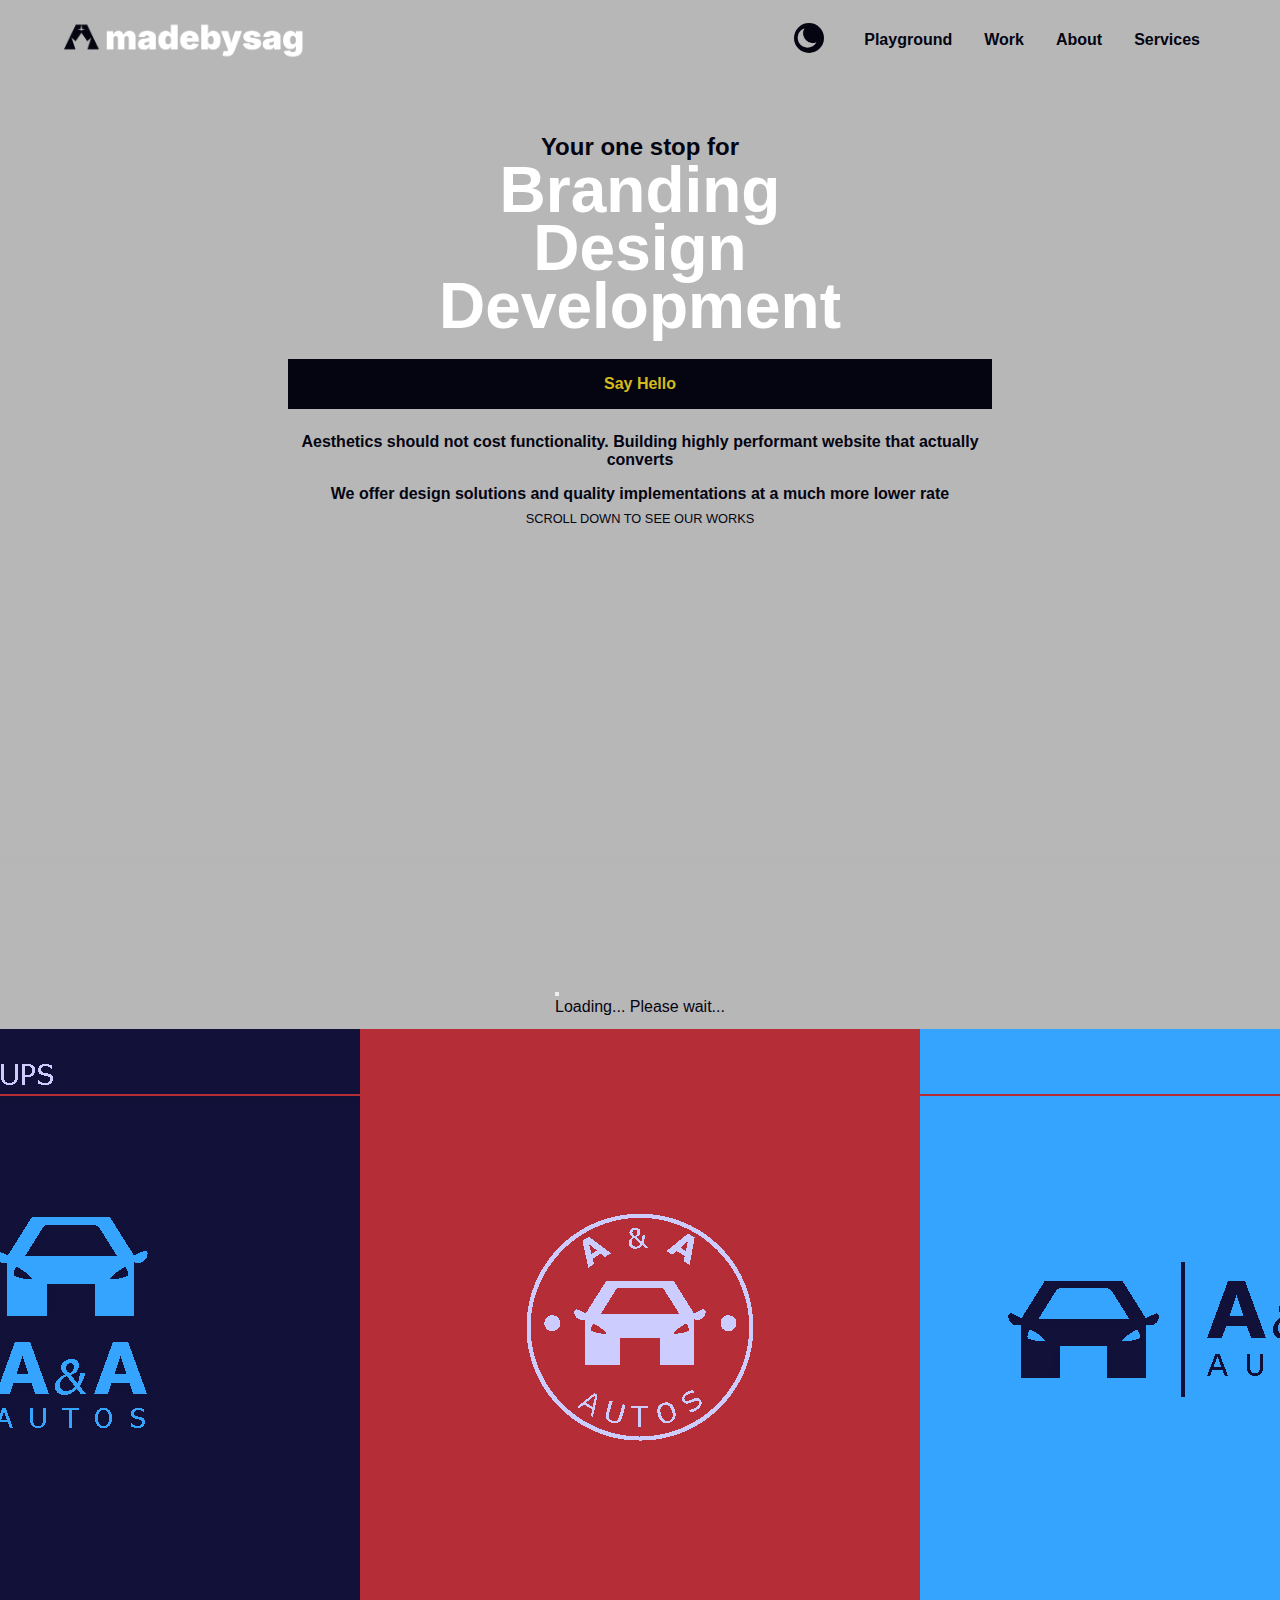
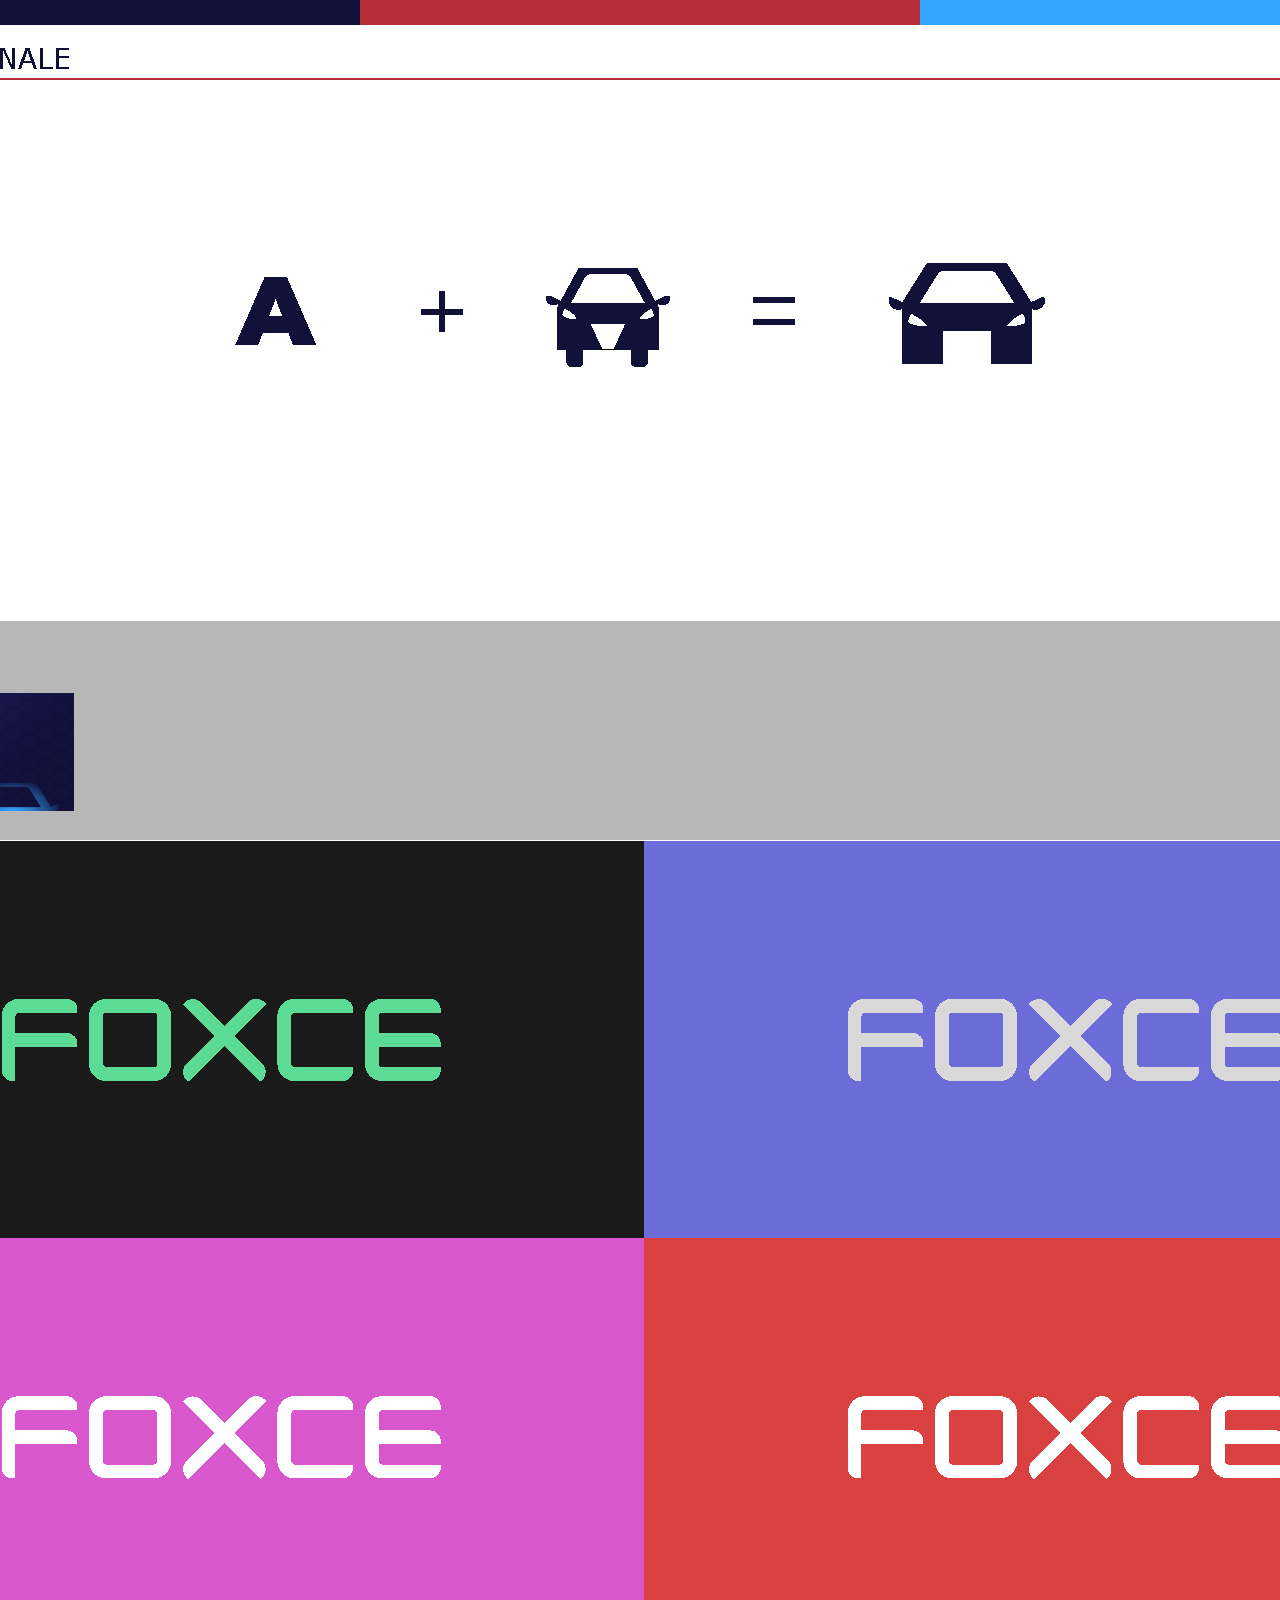
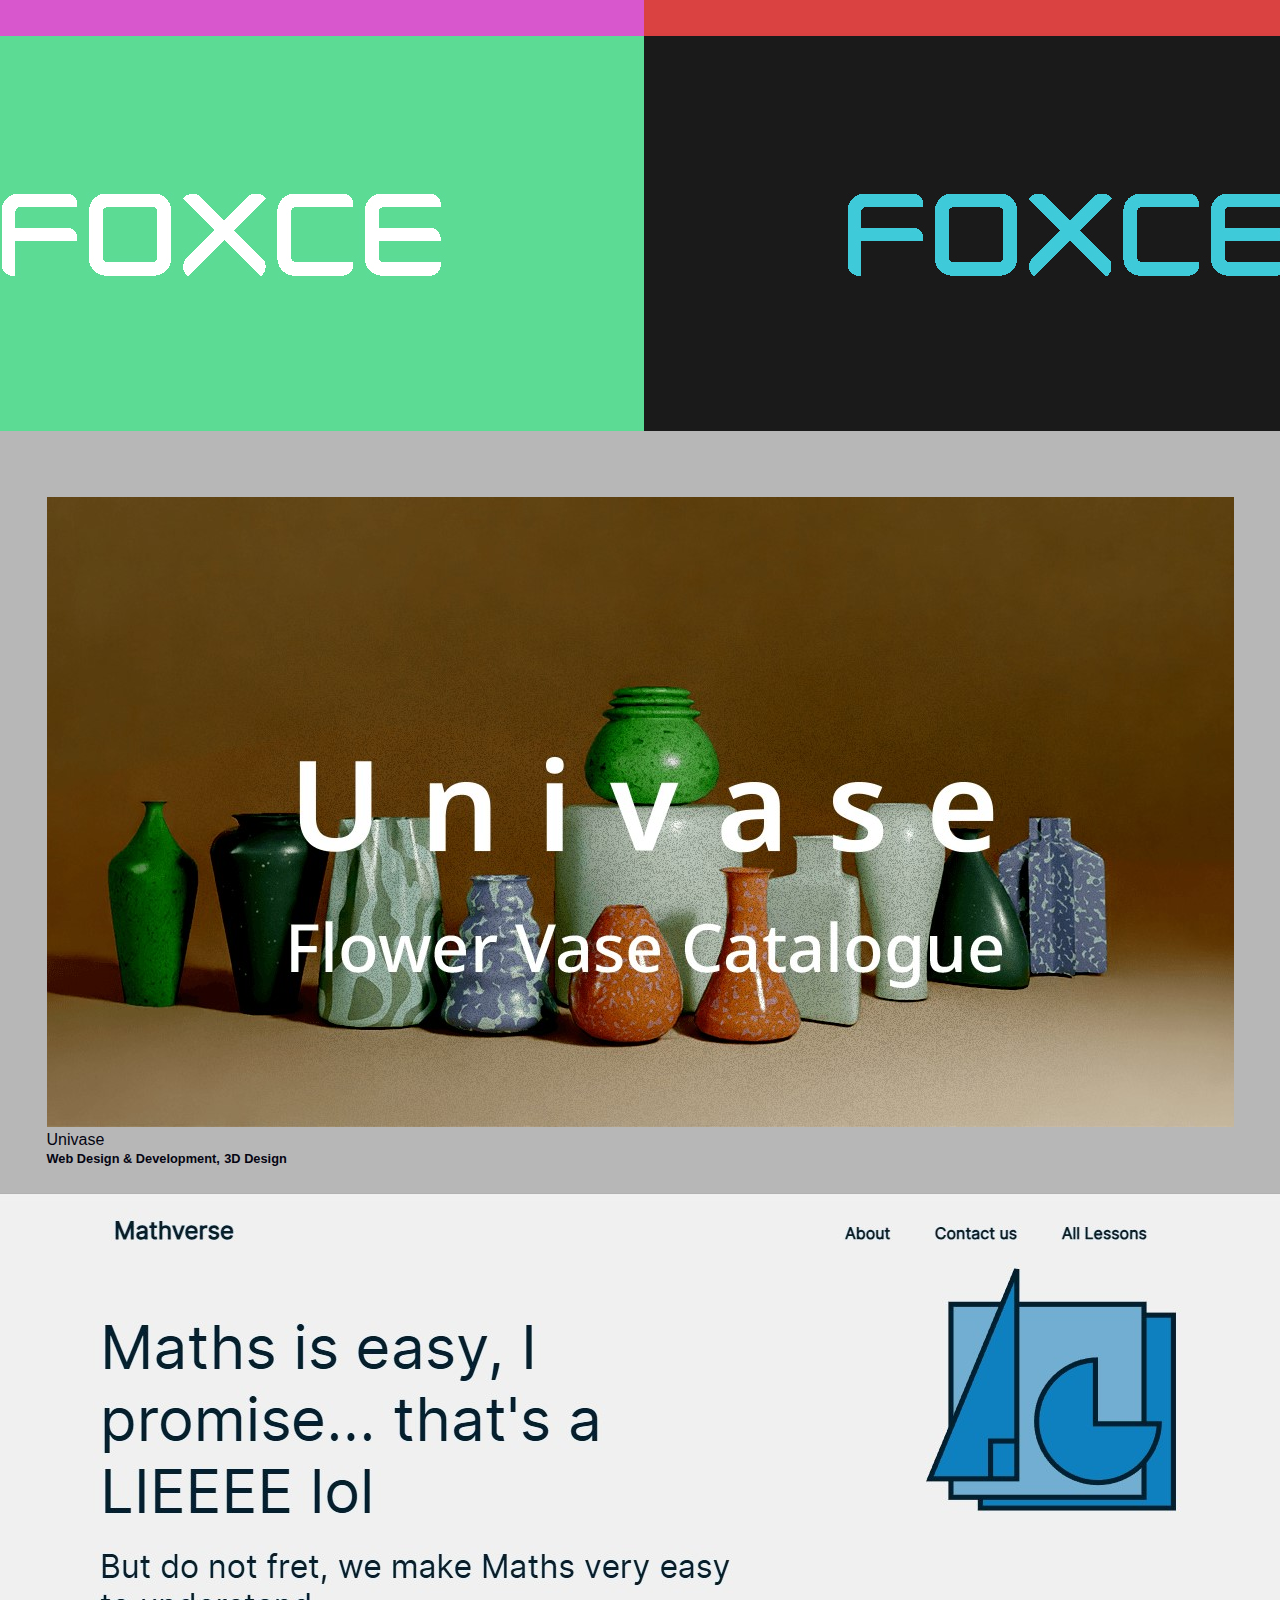
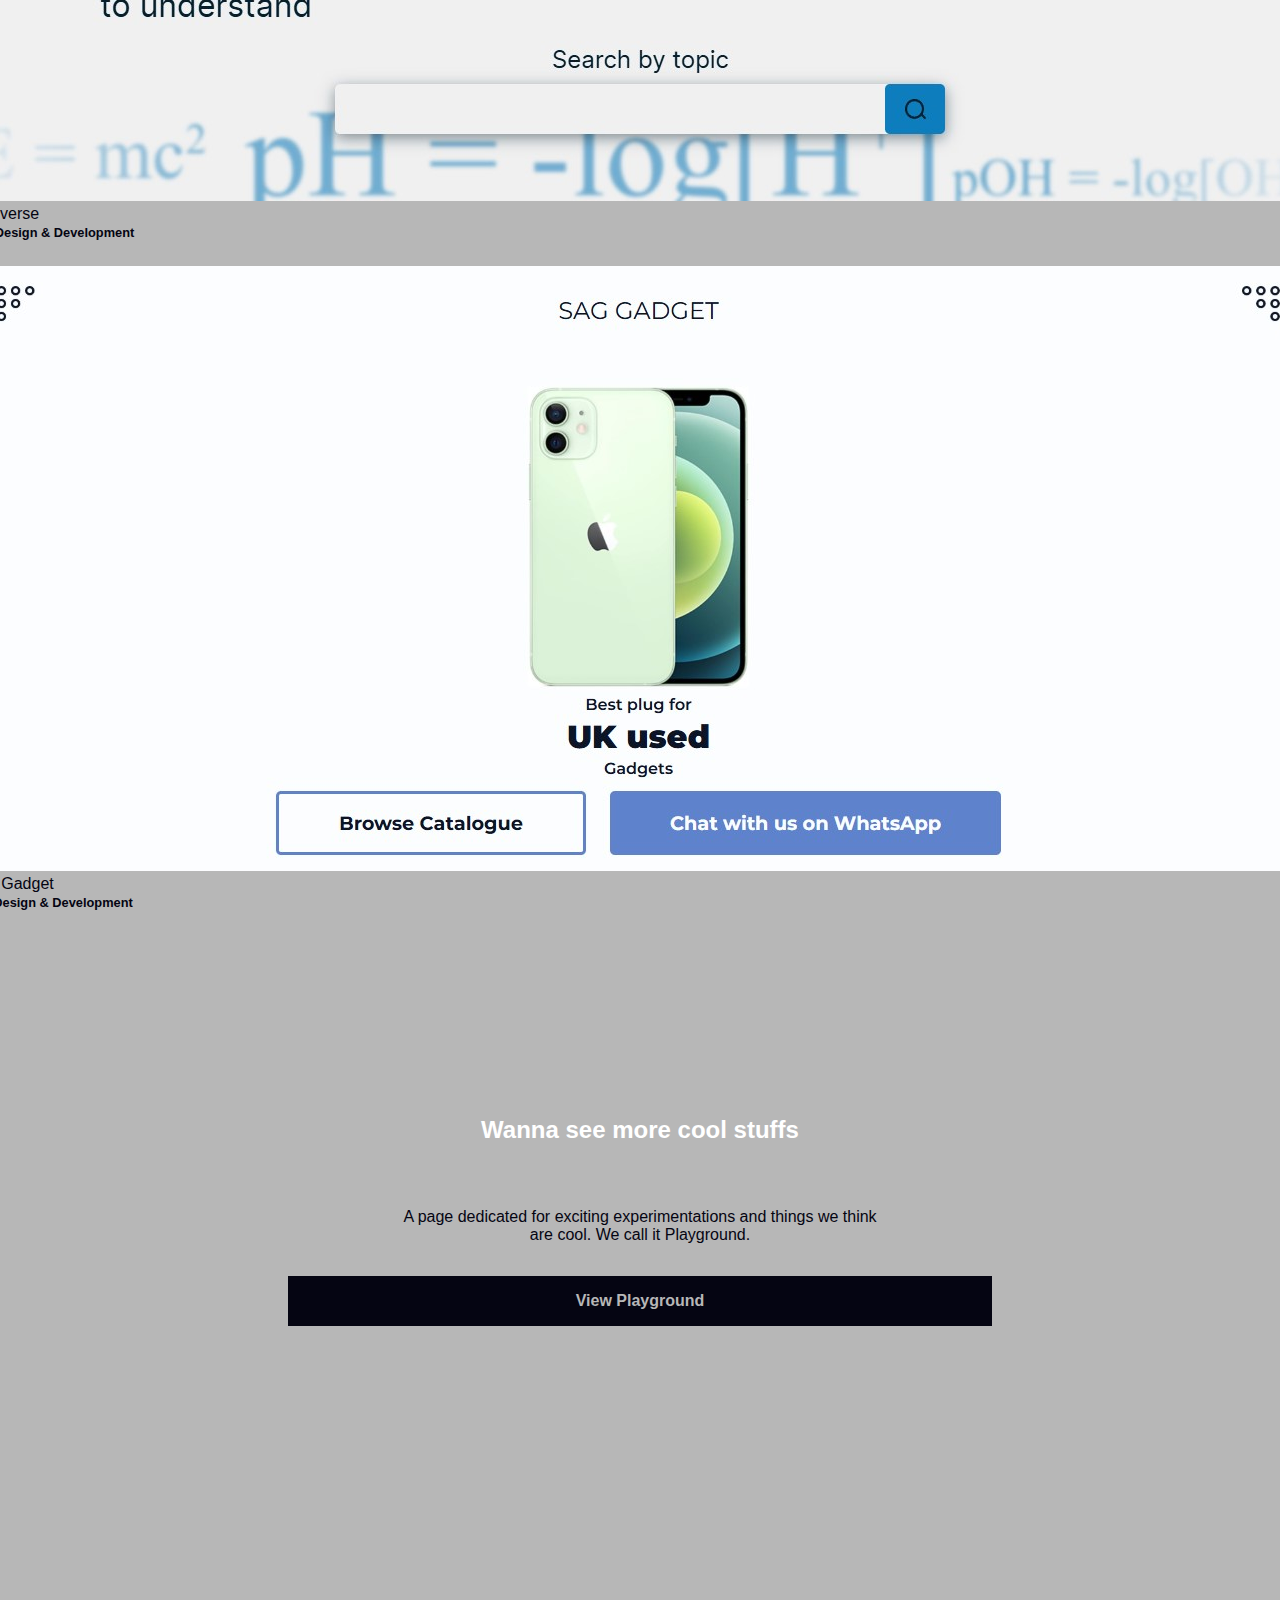
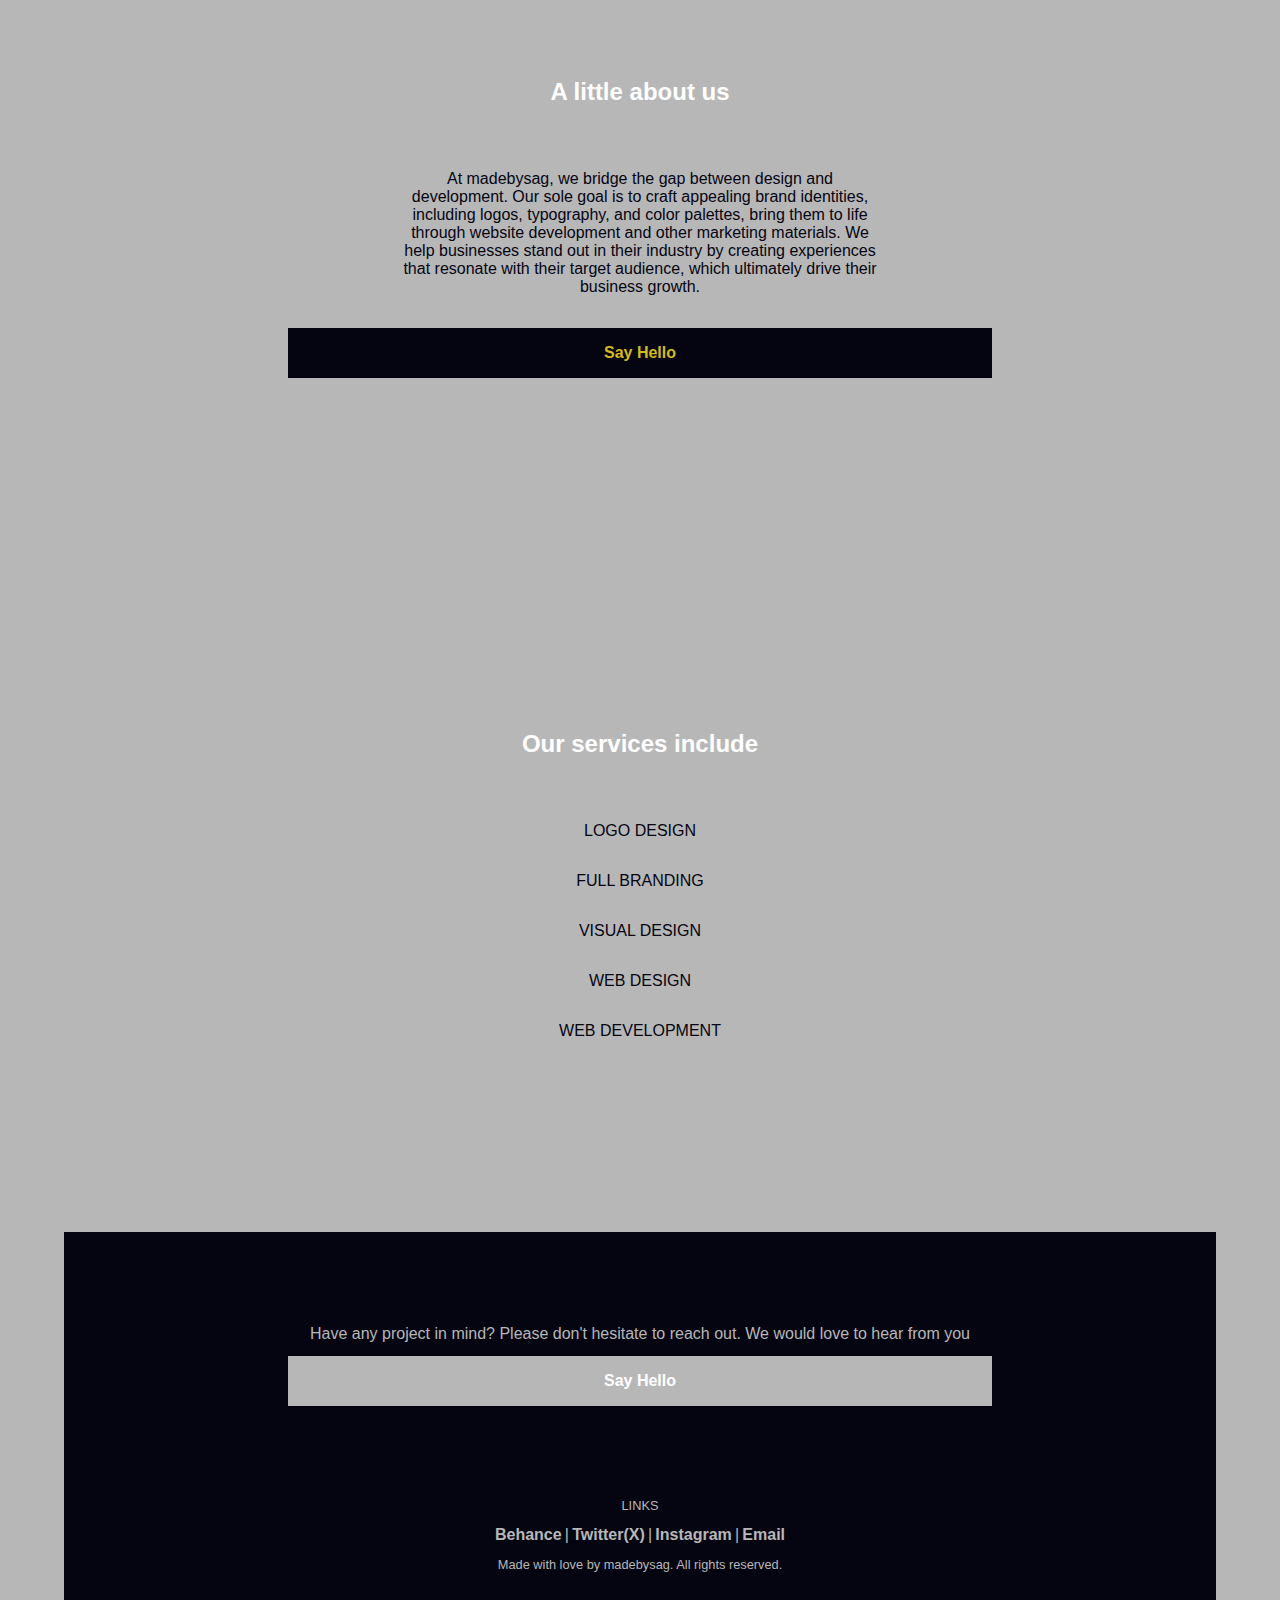
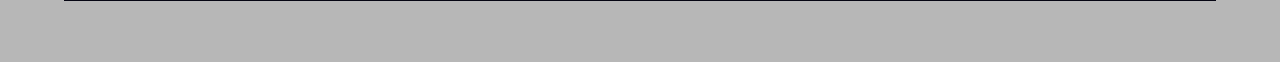
<file: index.html>
<!DOCTYPE html>
<html lang="en">
<head>
	<meta charset="UTF-8">
	<meta name="viewport" content="width=device-width, initial-scale=1.0">
	<link rel="stylesheet" href="./css/index.css">
	<link rel="stylesheet" href="./css/base.css">
	<link rel="stylesheet" href="./css/services images.css">
	<script type="module" src="./js/index.js" defer></script>
	<title>madebysag - Portfolio</title>

	<meta property="og:title" content="madebysag - Portfolio">
    <meta property="og:type" content="Portfolio" />
<!--     <meta property="og:image" content="./univase-thumbnail.jpg">
    <meta property="og:url" content="http://gi">
    <meta name="twitter:card" content="summary_large_image">
 -->

</head>
<body>

	<div class="cool-bg"></div>
	<div class="cool-ft"></div>

	<header>
		<div class="logo"></div>
		<nav >
			<ul>
				<li><span class="theme-switcher"></span></li>
				<li><a href="./playground.html" >Playground</a></li>
				<li><a href="#work" >Work</a></li>
				<li><a href="#about" >About</a></li>
				<li><a href="#services" >Services</a></li>
			</ul>
			<a href="mailto:designbysag@gmail.com" class="btn-lg xl">Say Hello</a>
		</nav>

		<button class="hamburger">
			<span></span>
			<span></span>
			<span></span>
		</button>
	</header>
	<main>
		<p class="lg">Your one stop for</p>
		<h1 class="xxl">Branding</h1>
		<h1 class="xxl">Design</h1>
		<h1 class="xxl">Development</h1>
		<a href="mailto:designbysag@gmail.com" class="btn-lg" id="mainBtn">Say Hello</a>
		<p class="md">Aesthetics should not cost functionality. Building highly performant
website that actually converts</p>
		<p class="md">We offer design solutions and quality implementations at a much more lower rate</p>

		<div class="bouncing sm">SCROLL DOWN TO SEE <strong>OUR WORKS</strong></div>
	</main>

	<section id="work">

		<div class="project-modal">
			<button class="close"><span></span><span></span></button>
			<div class="loading md">Loading... Please wait...</div>
		</div>

		<div class="project" data-src="./static/images/A and A Autos/index.html">
			<img loading="lazy" src="./static/images/A and A Autos/3.jpg" alt="A and A autos Branding">
			<h6 class="md">A & A Autos</h6>
			<small class="sm">Branding,</small>
			<small class="sm">Logo Design</small>

			<div class="project-modal">
				<button class="close"><span></span><span></span></button>
				<iframe src="./static/images/A and A Autos/index.html" frameborder="0"></iframe>
			</div>
		</div>

		<div class="project" data-src="./static/images/Forxce/index.html">
			<img loading="lazy" src="./static/images/Forxce/005.jpg" alt="Forxce Branding">
			<h6 class="md">Forxce</h6>
			<small class="sm">Branding,</small>
			<small class="sm">Logo Design</small>
		</div>

		<div class="project" data-desc="An online catalogue for <strong>Univase</strong>, a brand that sells premium flower vases. We were responsible for 3D models of all vases, picture assets, the website design, and implementation. The site features a springy horizontal section, a cart functionality, a 3D scene, and a creative footer. <strong><a class=md href='https://madebysag.github.io/univase-3d-scene/'><u>Link to 3D Scene.</u></a></strong>" data-link="https://madebysag.github.io/univase/">
			<img loading="lazy" src="./static/images/Univase/univase-thumbnail.jpg" alt="Univase">
			<h6 class="md">Univase</h6>
			<small class="sm">Web Design & Development,</small>
			<small class="sm">3D Design</small>
		</div>

		<div class="project" data-desc="A website made for learning Maths, essentially an online Maths tutor where simplified explanation of topics can be found, both in written and video formats. We designed and built the landing page." data-link="https://madebysag.github.io/mathverse/">
			<img loading="lazy" src="./static/images/Mathverse.jpg" alt="Mathverse">
			<h6 class="md">Mathverse</h6>
			<small class="sm">Web Design & Development</small>
		</div>

		<div class="project" data-desc="A webpage for an iPhone vendor that displays details of all available products. Potential buyers complete purchase by reaching the vendor through WhatsApp. This is still under development with a lot of features yet to be added." data-link="https://madebysag.github.io/Sag-Gadget/">
			<img loading="lazy" src="./static/images/SAG Gadget.jpg" alt="SAG Gadget">
			<h6 class="md">SAG Gadget</h6>
			<small class="sm">Web Design & Development</small>
		</div>
	</section>

	<section id="playground">
		<h3 class="lg">Wanna see more cool stuffs</h3>
		<p class="md">A page dedicated for exciting experimentations and things 
we think are cool. We call it Playground.</p>
		<a href="./playground.html" class="btn-lg">View Playground</a>
	</section>

	<section id="about">
		<h3 class="lg">A little about us</h3>
		<p class="md"> At madebysag, we bridge the gap between design and development. Our sole goal is to craft appealing brand identities, including logos, typography, and color palettes, bring them to life through website development and other marketing materials. We help businesses stand out in their industry by creating experiences that resonate with their target audience, which ultimately drive their business growth.</p>
		<a href="mailto:designbysag@gmail.com" class="btn-lg">Say Hello</a>
	</section>

	<section id="services" data-gradient="100">
		<h3 class="lg">Our services include</h3>
		<ul class="services-list">
			<li class="md">LOGO DESIGN</li>
			<li class="md">FULL BRANDING</li>
			<li class="md">VISUAL DESIGN</li>
			<li class="md">WEB DESIGN</li>
			<li class="md">WEB DEVELOPMENT</li>
		</ul>
	</section>

	<footer>
		<h3 class="md">Have any project in mind? Please don't hesitate to reach out.
We would love to hear from you</h3>

		<a href="mailto:designbysag@gmail.com" class="btn-lg">Say Hello</a>
		<small class="sm">LINKS</small>
		<ul class="links">
			<li><a href="https://behance.com/designbysag" class="md" >Behance</a></li>
			<li><a href="https://x.com/designbysag" class="md" >Twitter(X)</a></li>
			<li><a href="https://instagram.com/designbysag" class="md" >Instagram</a></li>
			<li><a href="mailto:designbysag@gmail.com" class="md" >Email</a></li>
		</ul>
		<small class="sm">Made with love by madebysag. All rights reserved.</small>
	</footer>
</body>
</html>
</file>
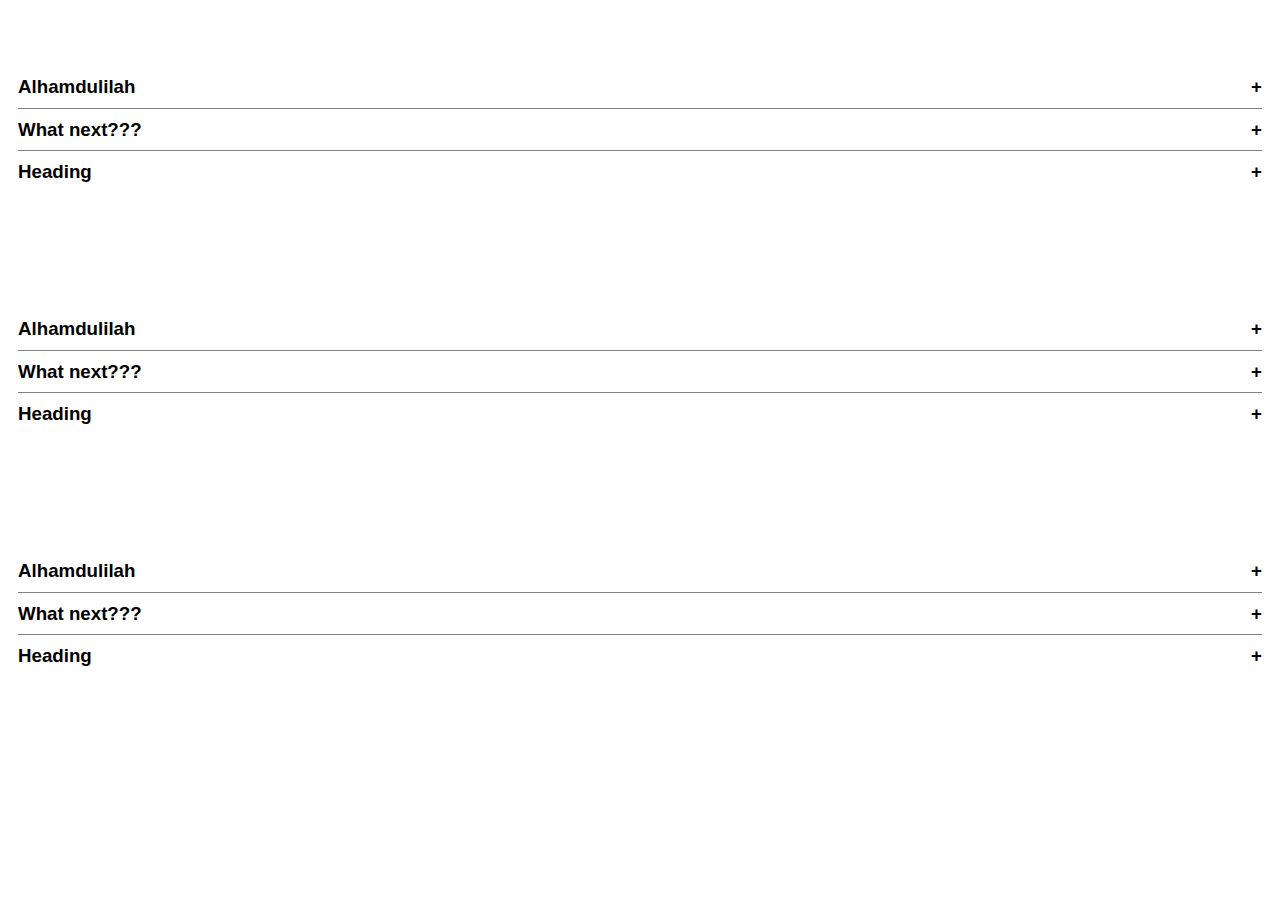
<file: Playground/Accordion/index.html>
<!DOCTYPE html>
<html lang="en">
<head>
    <meta charset="UTF-8">
    <meta name="viewport" content="width=device-width, initial-scale=1.0">
    <link rel="stylesheet" href="Accordion.css">
    <link rel="stylesheet" href="style.css">
    <script type="module" src="script.js"></script>
    <title>Accordion</title>
</head>
<body>
    <div class="accordion-container">
        
        <div class="accordion">
            <h3 class="accordion-header">Alhamdulilah <span class="accordion-arrow">+</span></h3>
            
            <p class="accordion-content ">This looks like it will not take me 3 solid days to build... I later got it tho. </p>
            
        </div>

        <div class="accordion">
            <h3 class="accordion-header">What next??? <span class="accordion-arrow">+</span></h3>
            
            <p class="accordion-content ">Should I go for canvas arts? Or maybe WebGL... 3D huh... here we gooooooooooooooooooooooooo</p>
            
        </div>

        <div class="accordion">
            <h3 class="accordion-header">Heading <span class="accordion-arrow">+</span></h3>
            
            <p class="accordion-content">Lorem, ipsum dolor sit amet consectetur adipisicing elit. Nihil quo, deserunt eos illum rerum, porro tenetur quae doloremque nobis vero dolore atque officia perspiciatis et laboriosam explicabo accusamus similique amet.</p> 
            
        </div>
    </div>


    <div class="accordion-container">
        
        <div class="accordion">
            <h3 class="accordion-header">Alhamdulilah <span class="accordion-arrow">+</span></h3>
            
            <p class="accordion-content ">This looks like it will not take me 3 solid days to build... I later got it tho. </p>
            
        </div>

        <div class="accordion">
            <h3 class="accordion-header">What next??? <span class="accordion-arrow">+</span></h3>
            
            <p class="accordion-content ">Should I go for canvas arts? Or maybe WebGL... 3D huh... here we gooooooooooooooooooooooooo</p>
            
        </div>

        <div class="accordion">
            <h3 class="accordion-header">Heading <span class="accordion-arrow">+</span></h3>
            
            <p class="accordion-content">Lorem, ipsum dolor sit amet consectetur adipisicing elit. Nihil quo, deserunt eos illum rerum, porro tenetur quae doloremque nobis vero dolore atque officia perspiciatis et laboriosam explicabo accusamus similique amet.</p> 
            
        </div>
    </div>

    <div class="accordion-container">
        
        <div class="accordion">
            <h3 class="accordion-header">Alhamdulilah <span class="accordion-arrow">+</span></h3>
            
            <p class="accordion-content ">This looks like it will not take me 3 solid days to build... I later got it tho. </p>
            
        </div>

        <div class="accordion">
            <h3 class="accordion-header">What next??? <span class="accordion-arrow">+</span></h3>
            
            <p class="accordion-content ">Should I go for canvas arts? Or maybe WebGL... 3D huh... here we gooooooooooooooooooooooooo</p>
            
        </div>

        <div class="accordion">
            <h3 class="accordion-header">Heading <span class="accordion-arrow">+</span></h3>
            
            <p class="accordion-content">Lorem, ipsum dolor sit amet consectetur adipisicing elit. Nihil quo, deserunt eos illum rerum, porro tenetur quae doloremque nobis vero dolore atque officia perspiciatis et laboriosam explicabo accusamus similique amet.</p> 
            
        </div>
    </div>

</body>
</html>
</file>
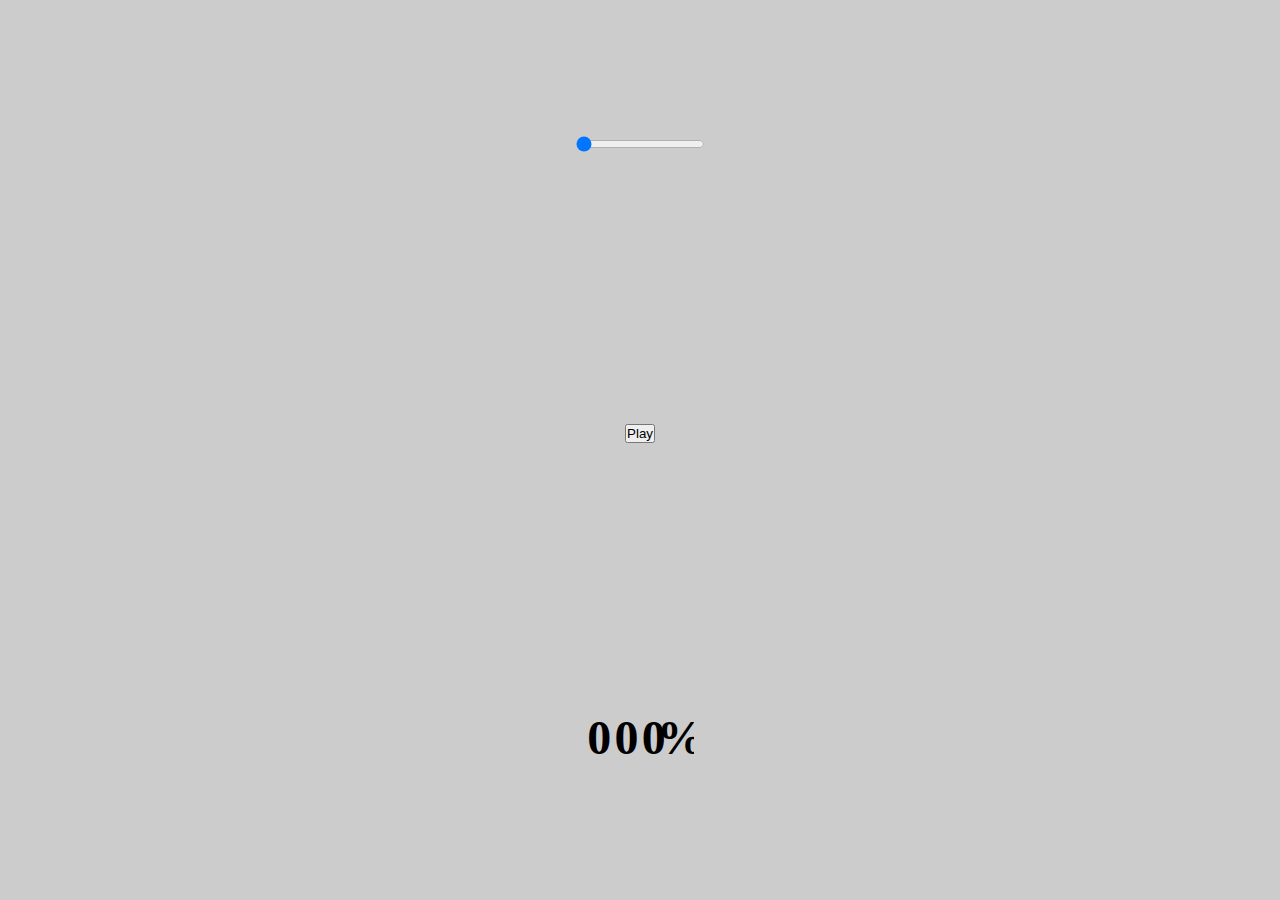
<file: Playground/Counter/index.html>
<!DOCTYPE html>
<html lang="en">
<head>
    <meta charset="UTF-8">
    <meta name="viewport" content="width=device-width, initial-scale=1.0">
    <link rel="stylesheet" href="style.css">
    <script src="script.js" type="module"></script>
    <title>Loading animations</title>
</head>
<body>

    <input type="range" name="progress" id="progress" max="1" min="0" step="0.001" value="0">
    <button id="play">Play</button>
    <div class="container">
        <div id="hundredth">01</div>
        <div id="tens">01234567890</div>
        <!-- <div id="unit">012345678901234567890</div> -->
        <div id="unit">01234567890123456789012345678901234567890123456789012345678901234567890123456789012345678901234567890</div>
        <div>&percnt;</div>
    </div>
</body>
</html>
</file>
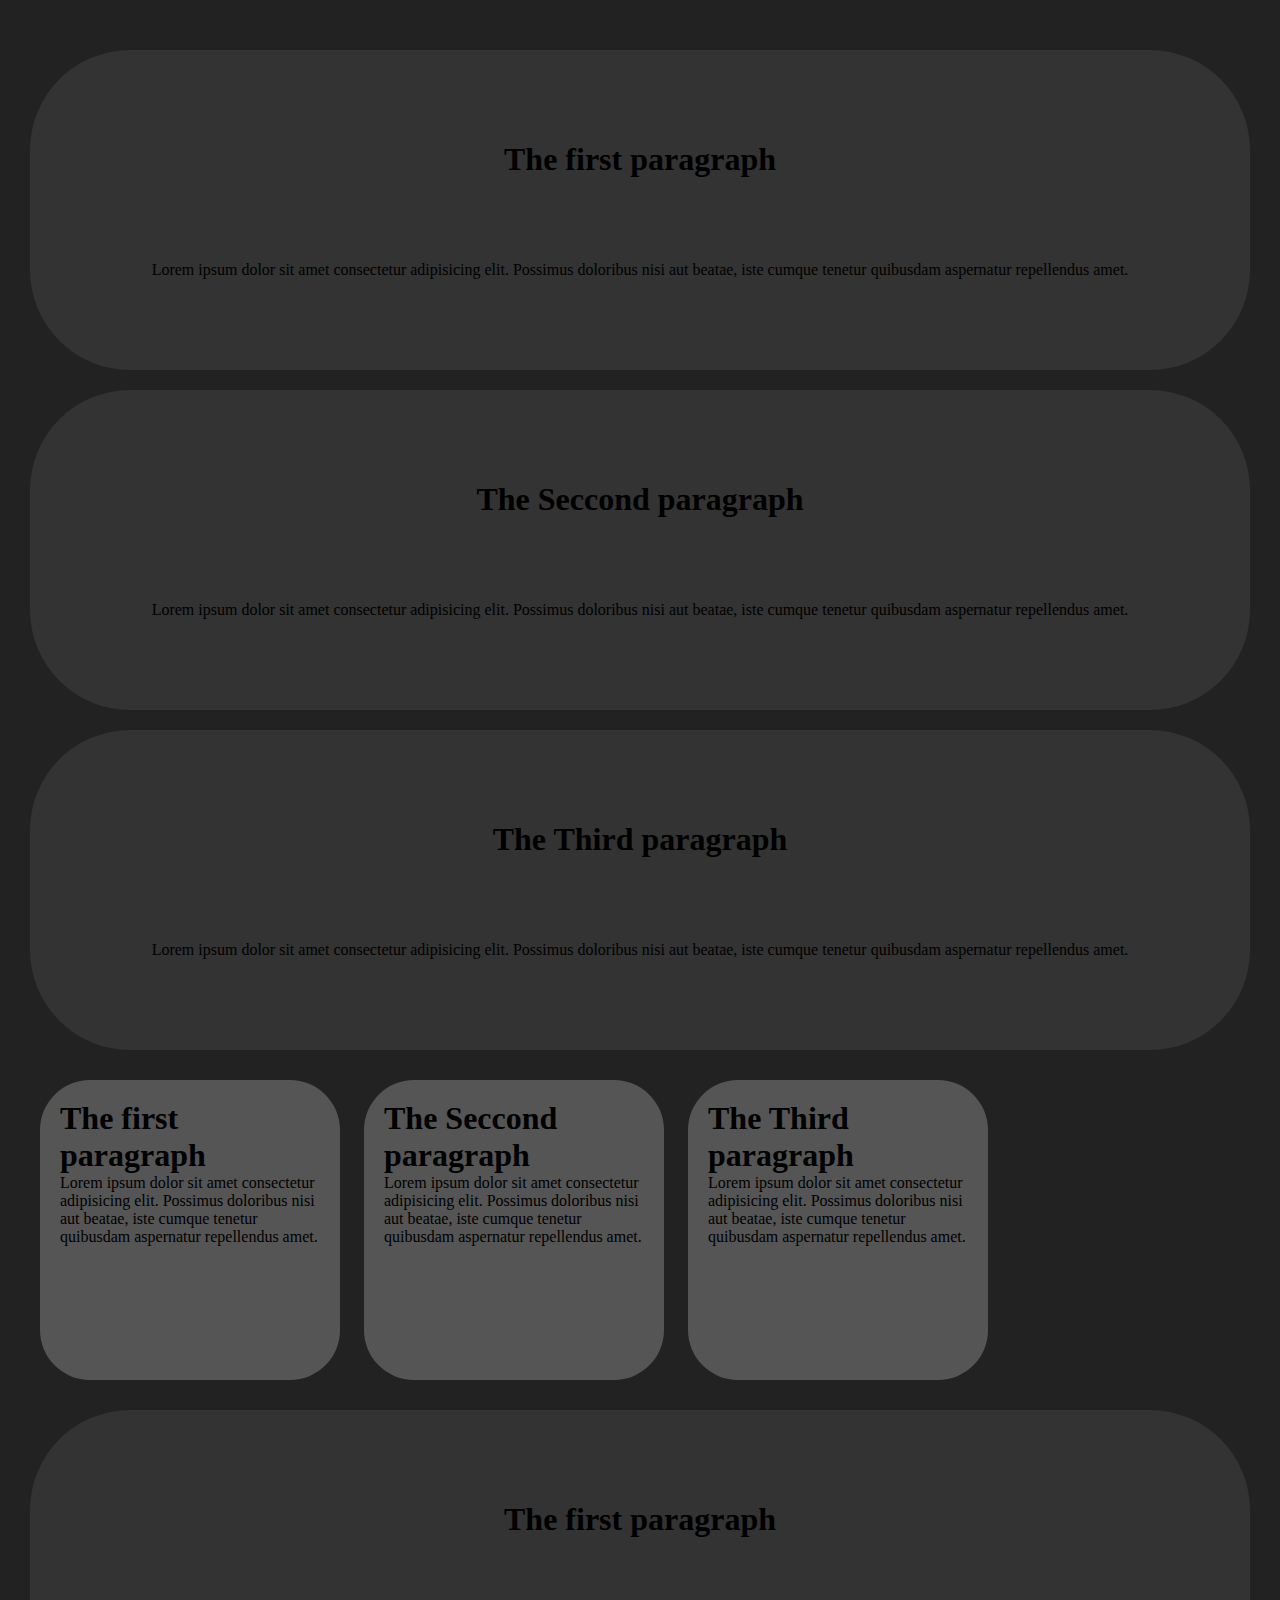
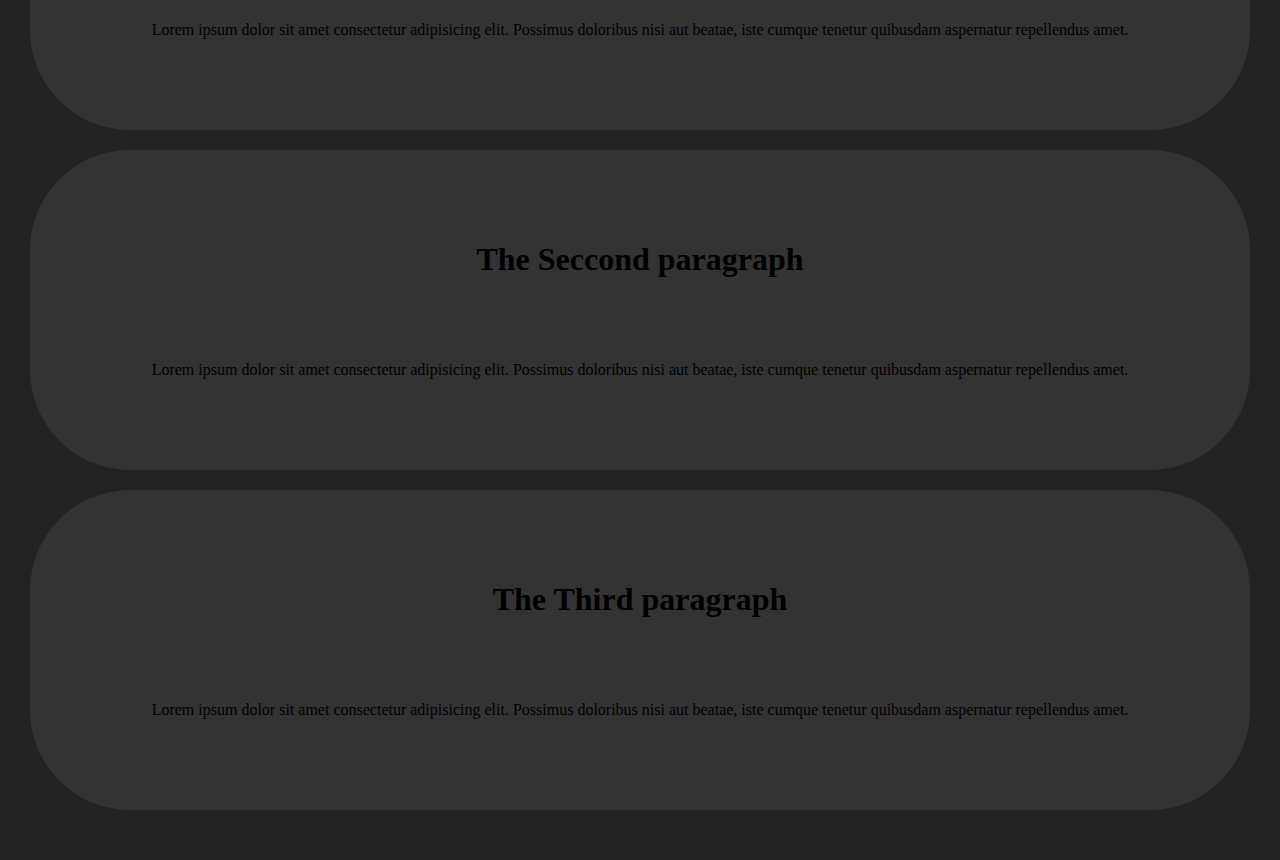
<file: Playground/Horizontal Scrolling/index.html>
<!DOCTYPE html>
<html lang="en">
<head>
    <meta charset="UTF-8">
    <meta name="viewport" content="width=device-width, initial-scale=1.0">
    <title>Horizontal Scrolling</title>
    <link rel="stylesheet" href="style.css">
</head>
<body>
    <section>
        <h1>The first paragraph</h1>
        <p>Lorem ipsum dolor sit amet consectetur adipisicing elit. Possimus doloribus nisi aut beatae, iste cumque tenetur quibusdam aspernatur repellendus amet.</p>
    </section>
    <section>
        <h1>The Seccond paragraph</h1>
        <p>Lorem ipsum dolor sit amet consectetur adipisicing elit. Possimus doloribus nisi aut beatae, iste cumque tenetur quibusdam aspernatur repellendus amet.</p>
    </section>
    <section>
        <h1>The Third paragraph</h1>
        <p>Lorem ipsum dolor sit amet consectetur adipisicing elit. Possimus doloribus nisi aut beatae, iste cumque tenetur quibusdam aspernatur repellendus amet.</p>
    </section>
    <div class="wrapper" id="wrapper">
        <div>
            <h1>The first paragraph</h1>
            <p>Lorem ipsum dolor sit amet consectetur adipisicing elit. Possimus doloribus nisi aut beatae, iste cumque tenetur quibusdam aspernatur repellendus amet.</p>
        </div>
        <div>
            <h1>The Seccond paragraph</h1>
            <p>Lorem ipsum dolor sit amet consectetur adipisicing elit. Possimus doloribus nisi aut beatae, iste cumque tenetur quibusdam aspernatur repellendus amet.</p>
        </div>
        <div>
            <h1>The Third paragraph</h1>
            <p>Lorem ipsum dolor sit amet consectetur adipisicing elit. Possimus doloribus nisi aut beatae, iste cumque tenetur quibusdam aspernatur repellendus amet.</p>
        </div>
    </div>
    <section>
        <h1>The first paragraph</h1>
        <p>Lorem ipsum dolor sit amet consectetur adipisicing elit. Possimus doloribus nisi aut beatae, iste cumque tenetur quibusdam aspernatur repellendus amet.</p>
    </section>
    <section>
        <h1>The Seccond paragraph</h1>
        <p>Lorem ipsum dolor sit amet consectetur adipisicing elit. Possimus doloribus nisi aut beatae, iste cumque tenetur quibusdam aspernatur repellendus amet.</p>
    </section>
    <section>
        <h1>The Third paragraph</h1>
        <p>Lorem ipsum dolor sit amet consectetur adipisicing elit. Possimus doloribus nisi aut beatae, iste cumque tenetur quibusdam aspernatur repellendus amet.</p>
    </section>
    <script src="script.js"></script>
</body>
</html>
</file>
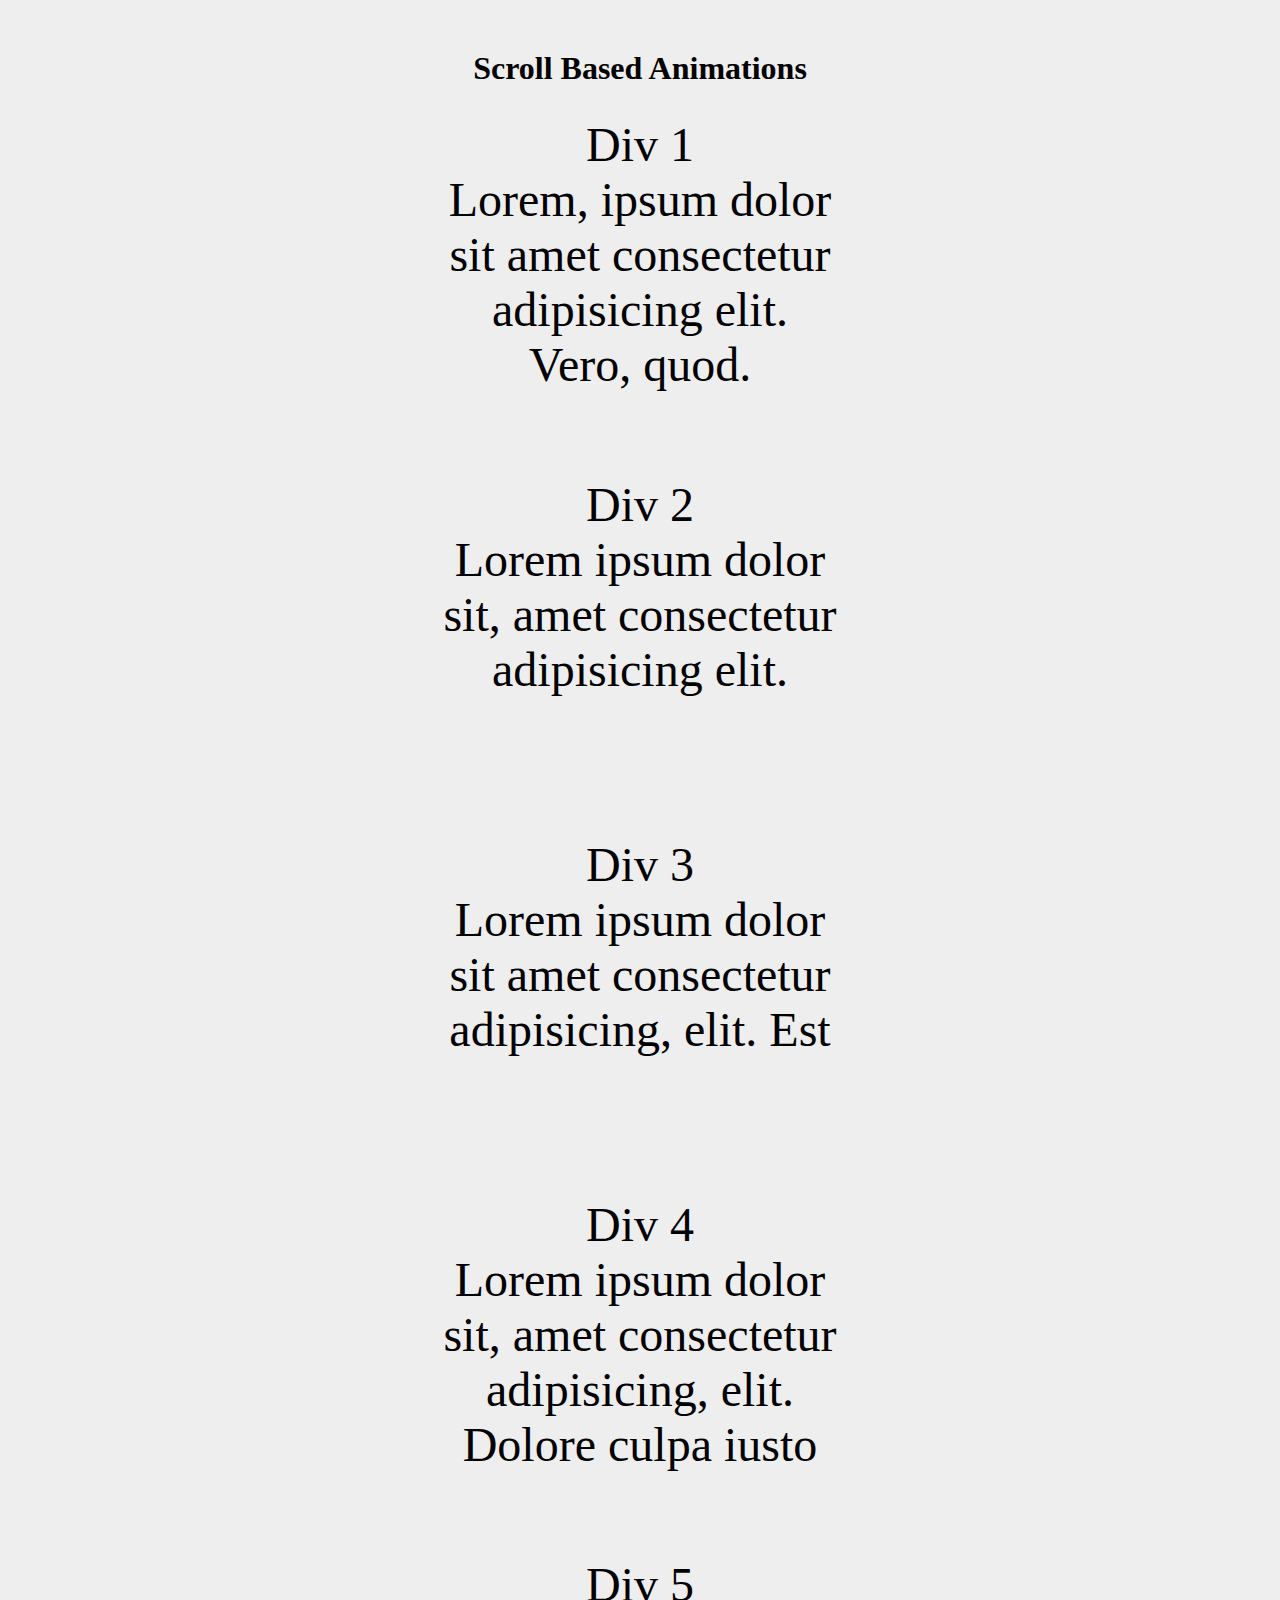
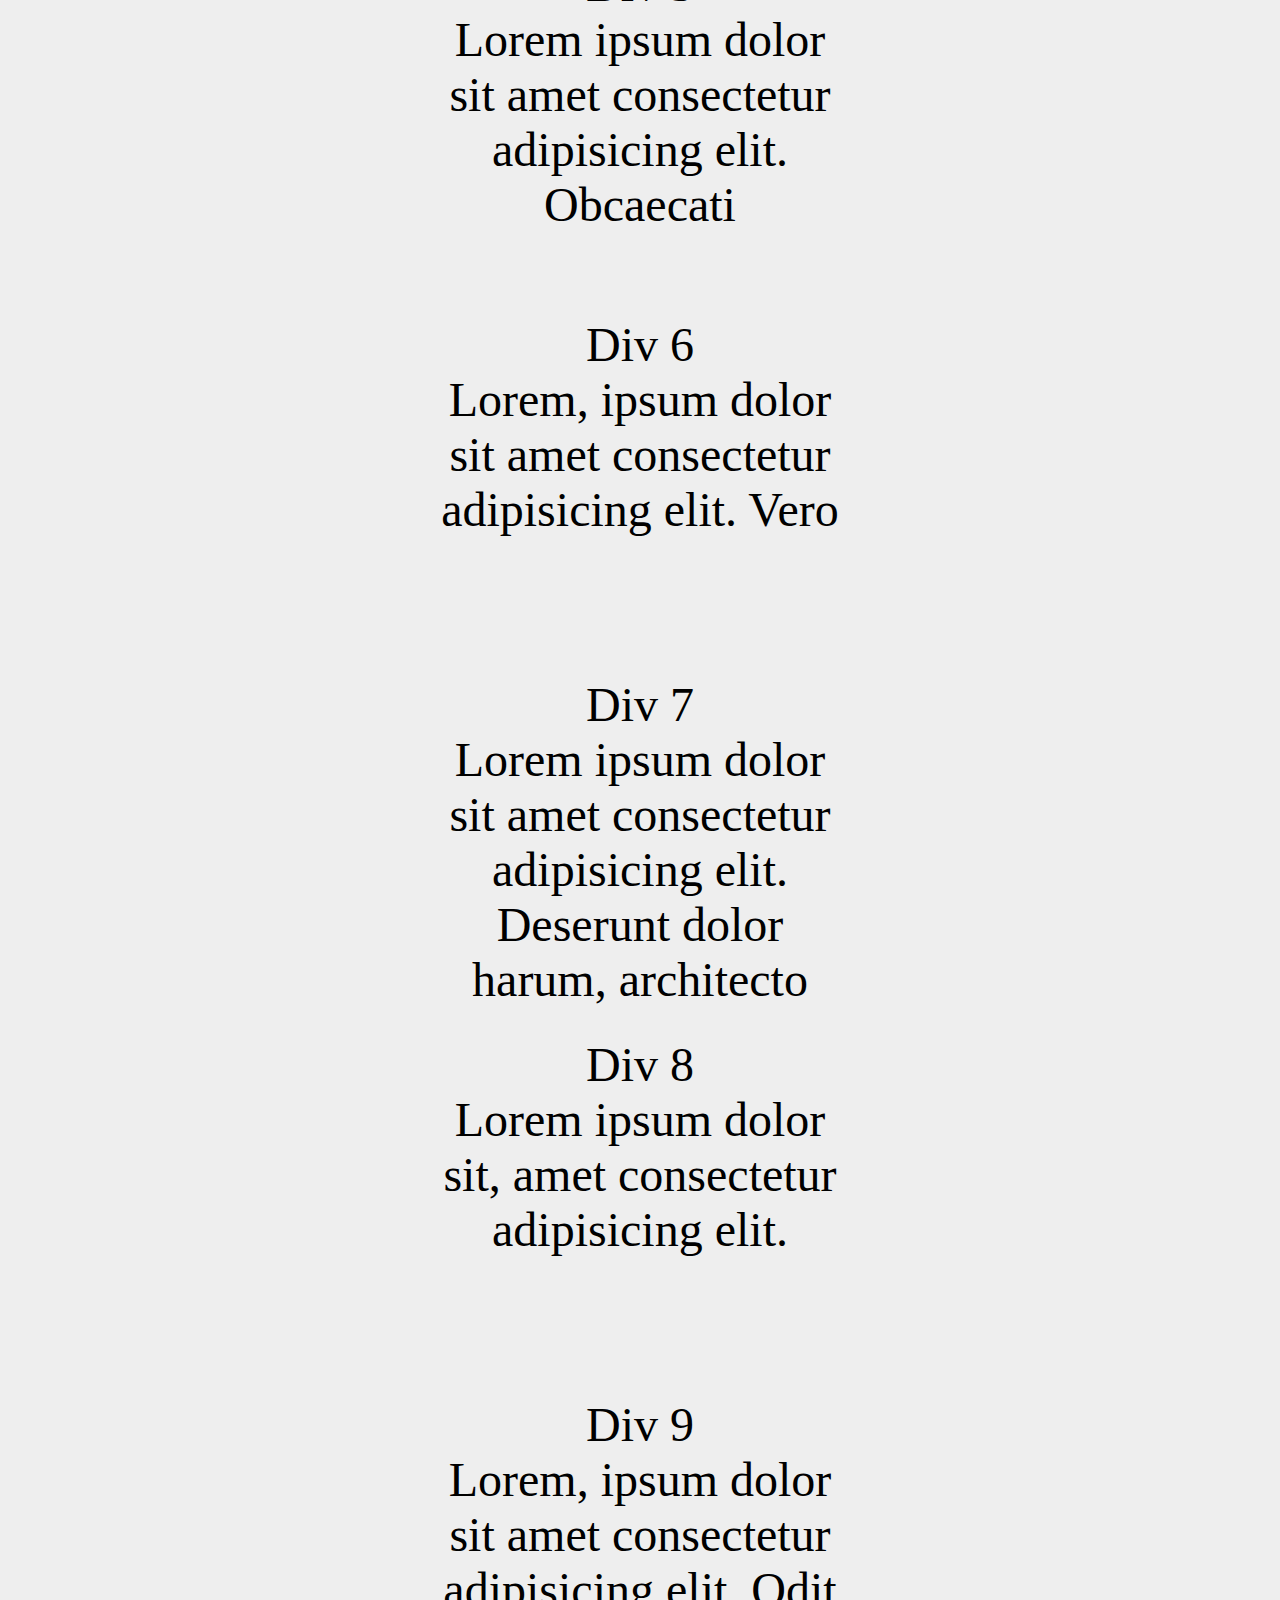
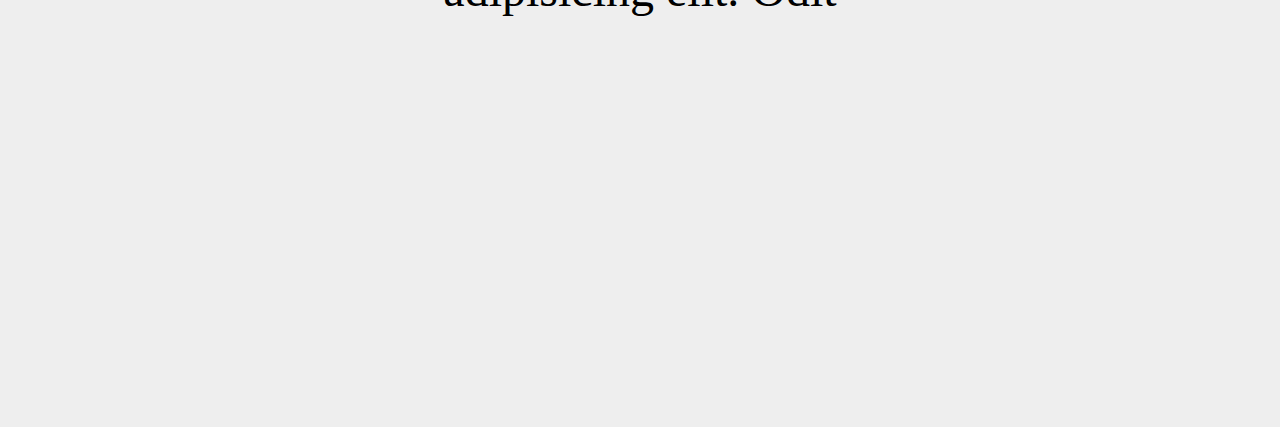
<file: Playground/learning scroll based animations/index.html>
<!DOCTYPE html>
<html>
<head>
	<meta charset="utf-8">
	<meta name="viewport" content="width=device-width, initial-scale=1">
	<script defer src="./script.js"></script>
	<title>Scroll Animation</title>
	<link rel="stylesheet" href="./style.css">
</head>
<body>
	<div class="card-container">
		<h1>Scroll Based Animations</h1>
		<div class="card">
			<div class="card-face">Div 1 <br /> Lorem, ipsum dolor sit amet consectetur adipisicing elit. Vero, quod. </div>
		</div>
		<div class="card">
			<div class="card-face">Div 2 <br /> Lorem ipsum dolor sit, amet consectetur adipisicing elit. </div>
		</div>
		<div class="card">
			<div class="card-face">Div 3 <br /> Lorem ipsum dolor sit amet consectetur adipisicing, elit. Est </div>
		</div>
		<div class="card">
			<div class="card-face">Div 4 <br /> Lorem ipsum dolor sit, amet consectetur adipisicing, elit. Dolore culpa iusto </div>
		</div>
		<div class="card">
			<div class="card-face">Div 5 <br /> Lorem ipsum dolor sit amet consectetur adipisicing elit. Obcaecati </div>
		</div>
		<div class="card">
			<div class="card-face">Div 6 <br /> Lorem, ipsum dolor sit amet consectetur adipisicing elit. Vero </div>
		</div>
		<div class="card">
			<div class="card-face">Div 7 <br /> Lorem ipsum dolor sit amet consectetur adipisicing elit. Deserunt dolor harum, architecto </div>
		</div>
		<div class="card">
			<div class="card-face">Div 8 <br /> Lorem ipsum dolor sit, amet consectetur adipisicing elit. </div>
		</div>
		<div class="card">
			<div class="card-face">Div 9 <br /> Lorem, ipsum dolor sit amet consectetur adipisicing elit. Odit </div>
		</div>
		
	</div>
</body>
</html>
</file>
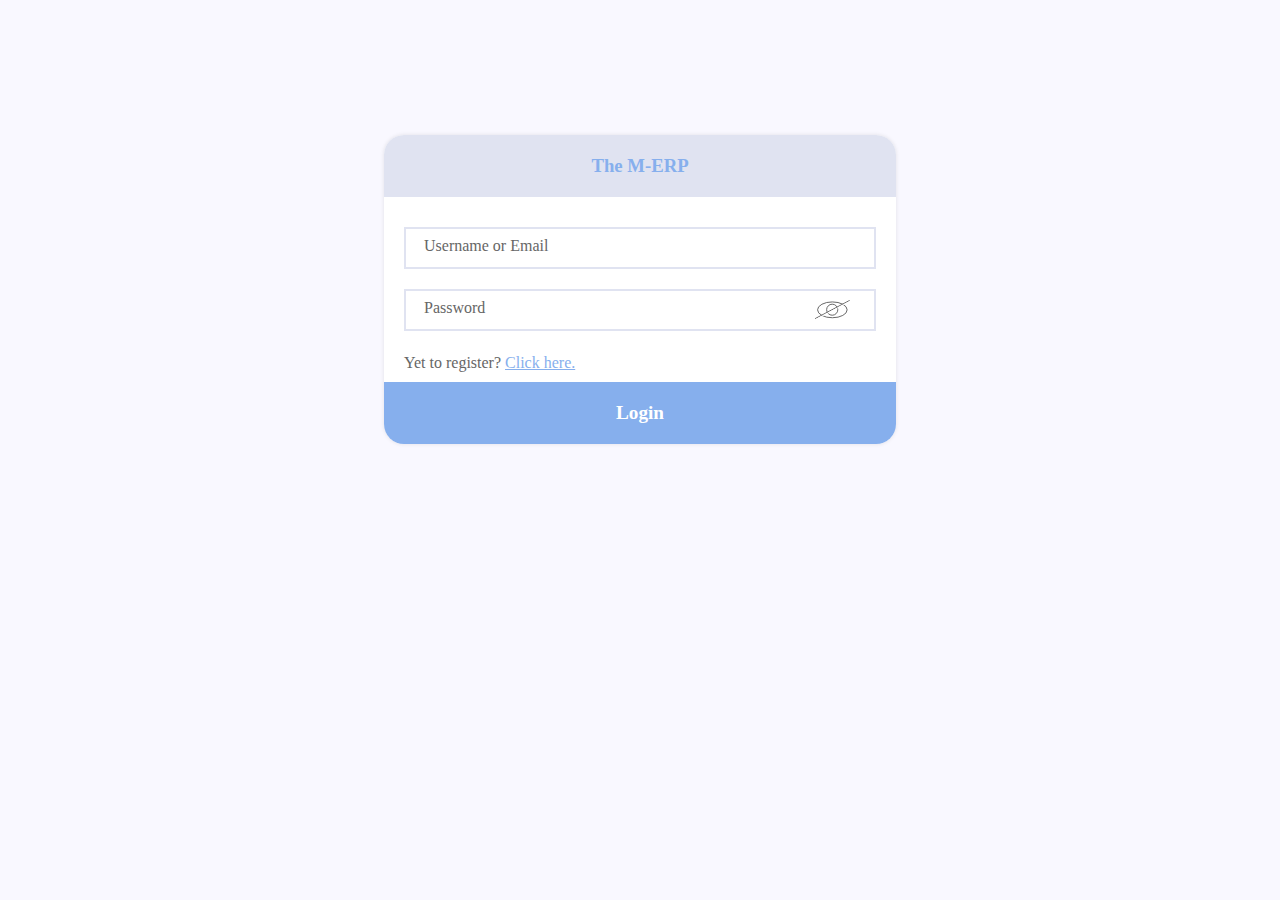
<file: Playground/Login Anim/index.html>
<!DOCTYPE html>
<html lang="en">
<head>
    <meta charset="UTF-8">
    <meta name="viewport" content="width=device-width, initial-scale=1.0">
    <script type="module" src="index.js"></script>
    <style>

        :root {
            --blue: #86afed;
            --white: #fff;
            --light-grey: #f9f8ff;
            --grey: #e0e3f1;
            --black: #666666;
        }

        * {
            padding: 0;
            margin: 0;
            box-sizing: border-box;
            color: var(--black);
        }

        body {
            display: flex;
            align-items: center;
            justify-content: center;
            background-color: var(--light-grey);
        }

        .form-container {
            margin: 15vh 0 5vh;
            width: 40vw;
            height: auto;
            display: flex;
            flex-direction: column;
            background-color: var(--white);
            border-radius: 20px;
            overflow: hidden;
            box-shadow: 0px 0 4px hsla(0, 0%, 0%, 0.1);
        }

        .form-container > h3 {
            width: 100%;
            text-align: center;
            padding: 20px;
            color: var(--blue);
            background-color: var(--grey);
        }

        form {
            padding: 20px;
        }

        .login, .register {
            display: flex;
            flex-direction: column;
            justify-content: center;
        }

        .register {
            display: none;
            opacity: 0;
        }

        .form-group {
            position: relative;
            margin: 10px 0;
        }

        .form-group > label {
            position: absolute;
            top: 10px;
            left: 10px;
            background-color: var(--white);
            padding: 0 10px;
            color: var(--black);
            font: 400 1rem serif;
            pointer-events: none;
            transition: transform .1s ease-in;
        }

        .form-group > input {
            width: 100%;
            padding: 10px;
            font: 400 1rem serif;
            border: solid 2px var(--grey);
        }

        p.question {
            margin: 0.8rem 0 30px;
        }

        p.question > a {
            color: var(--blue);
            text-decoration: underline;
        }

        input[type="submit"] {
            margin: -20px;
            width: calc(100% + 40px);
            padding: 20px;
            color: var(--white);
            font: bold 1.2rem serif ;
            text-align: center;
            background-color: var(--blue);
            border: none;
            cursor: pointer;
        }

        input:focus + label,
        input:active + label {
            transform: translate(-15px, -20px) scale(0.8);
        }

        input[type="submit"]:hover {
            opacity: .8;

        }

        eye-icon {
            position: absolute;
            height: 20px;
            right: -10px;
            top: 25%;
        }

        eye-icon > svg {
            height: 100%;
            stroke: var(--grey);
        }

    </style>
    <title>Login Anim</title>
</head>
<body>
    <div class="form-container">

        <h3>The M-ERP</h3>
        
        <form action="post">

            <div class="login">

                <div class="form-group">
                    <input type="text" id="loginName" name="name" placeholder="Username or Email" class="username">
                    <label for="loginName">Username or Email</label>
                </div>
                
                <div class="form-group">
                    <eye-icon color="var(--black)"></eye-icon>
                    <input type="password" name="name" id="loginPassword">
                    <label for="loginPassword">Password</label>
                </div>

                <p class="question">Yet to register? <a href="#Register">Click here.</a></p>
                <input type="submit" value="Login">
            </div>
            
            <div class="register">

                <div class="form-group">
                    <input type="text" id="registerName" name="name" placeholder="Username or Email" class="username">
                    <label for="registerName">Username or Email</label>
                </div>

                <div class="form-group">
                    <eye-icon color="var(--black)"></eye-icon>
                    <input type="password" name="password" id="registerPassword">
                    <label for="registerPassword">Enter password</label>
                </div>

                <div class="form-group">
                    <eye-icon color="var(--black)"></eye-icon>
                    <input type="password" name="password2" id="registerPassword2">
                    <label for="registerPassword2">Confirm password</label>
                </div>

                <p class="question">Already registered? Log in by <a href="#Login">Clicking here.</a></p>
                <input type="submit" value="Register">
            </div>
            
        </form>
        
    </div>
</body>
</html>
</file>
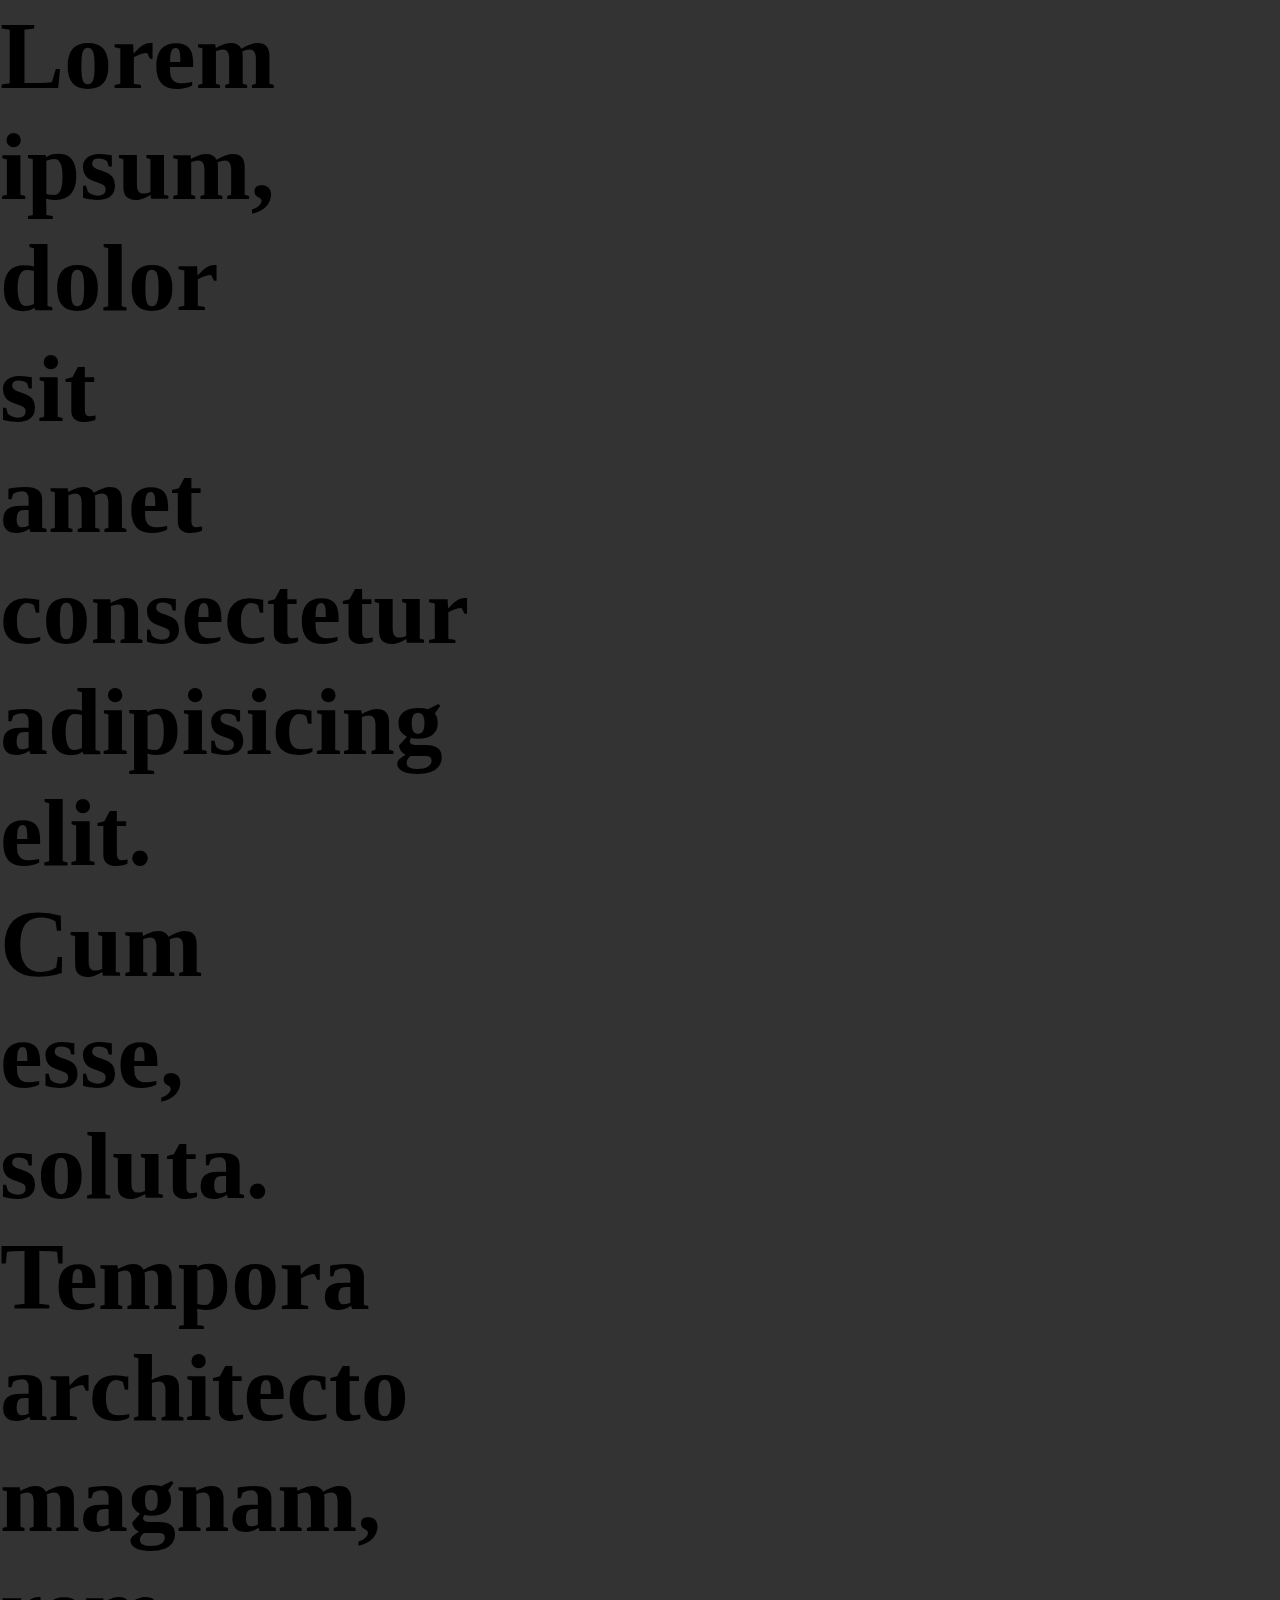
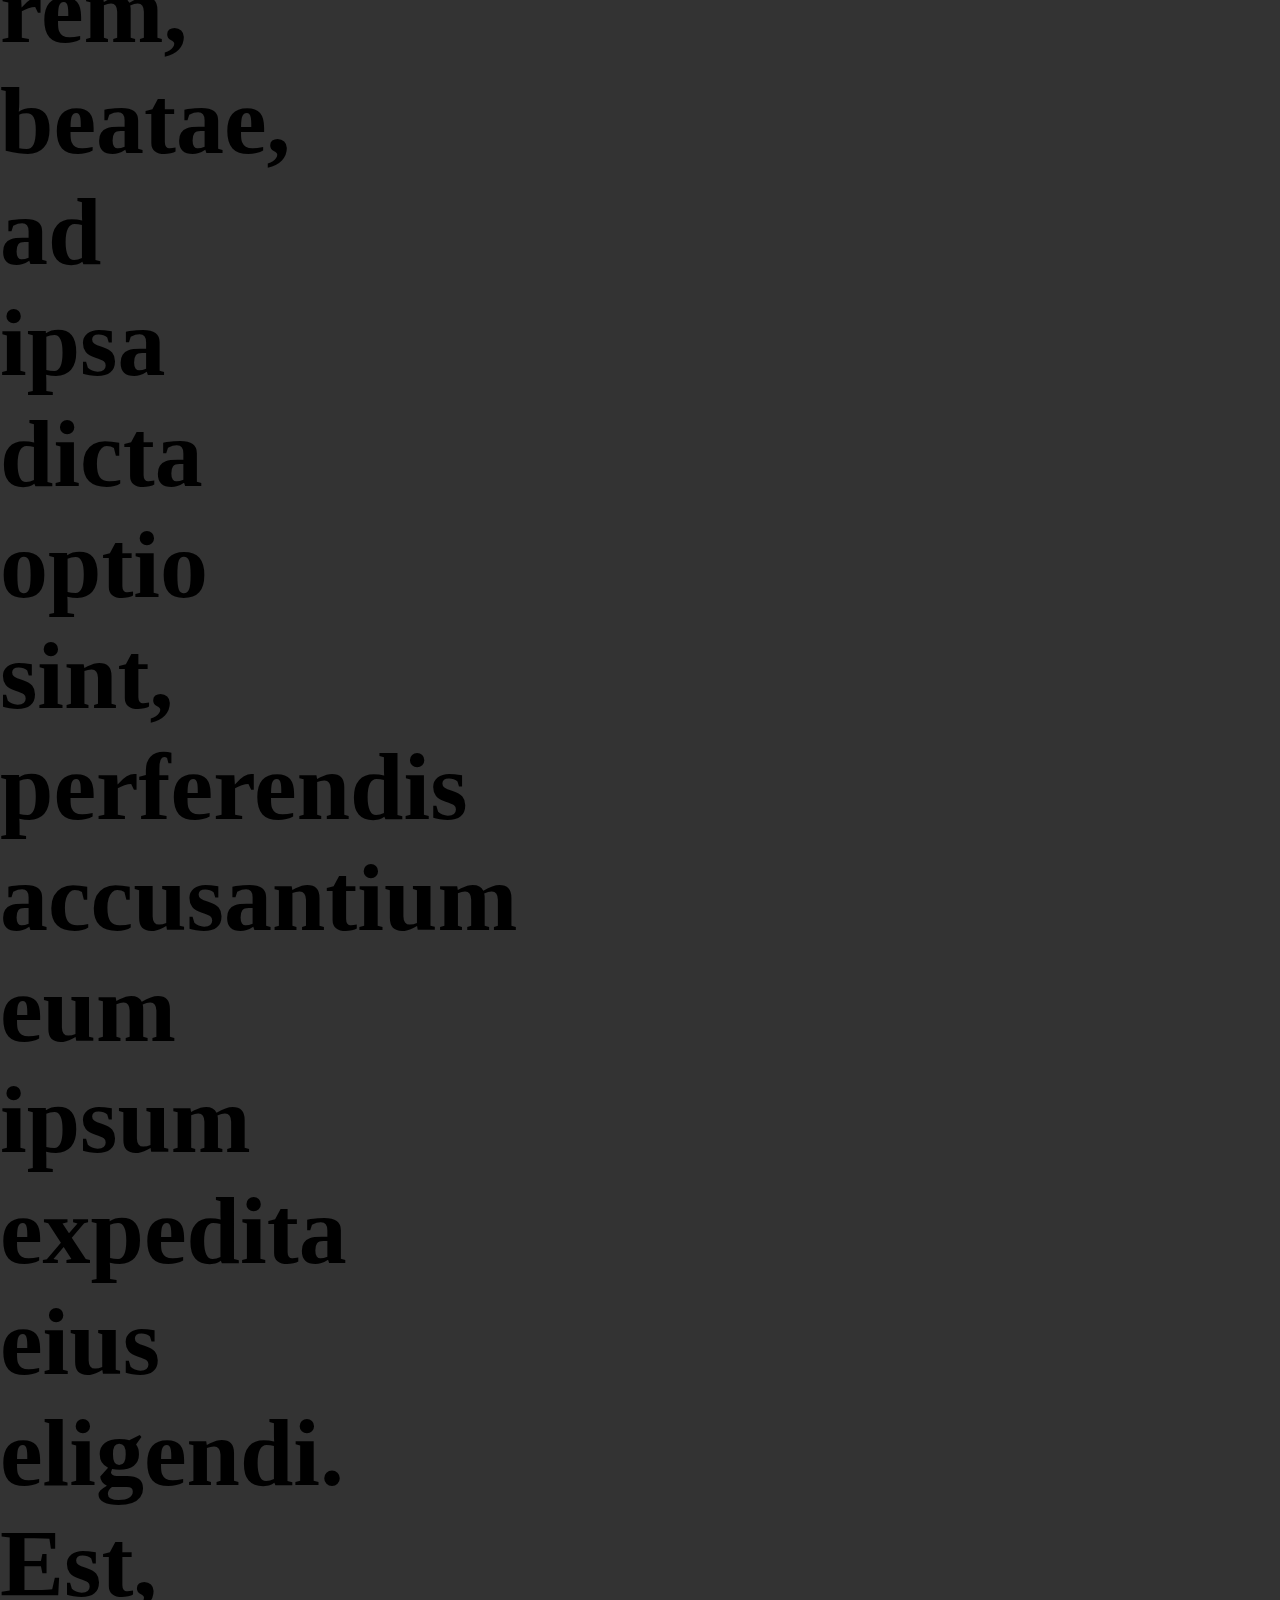
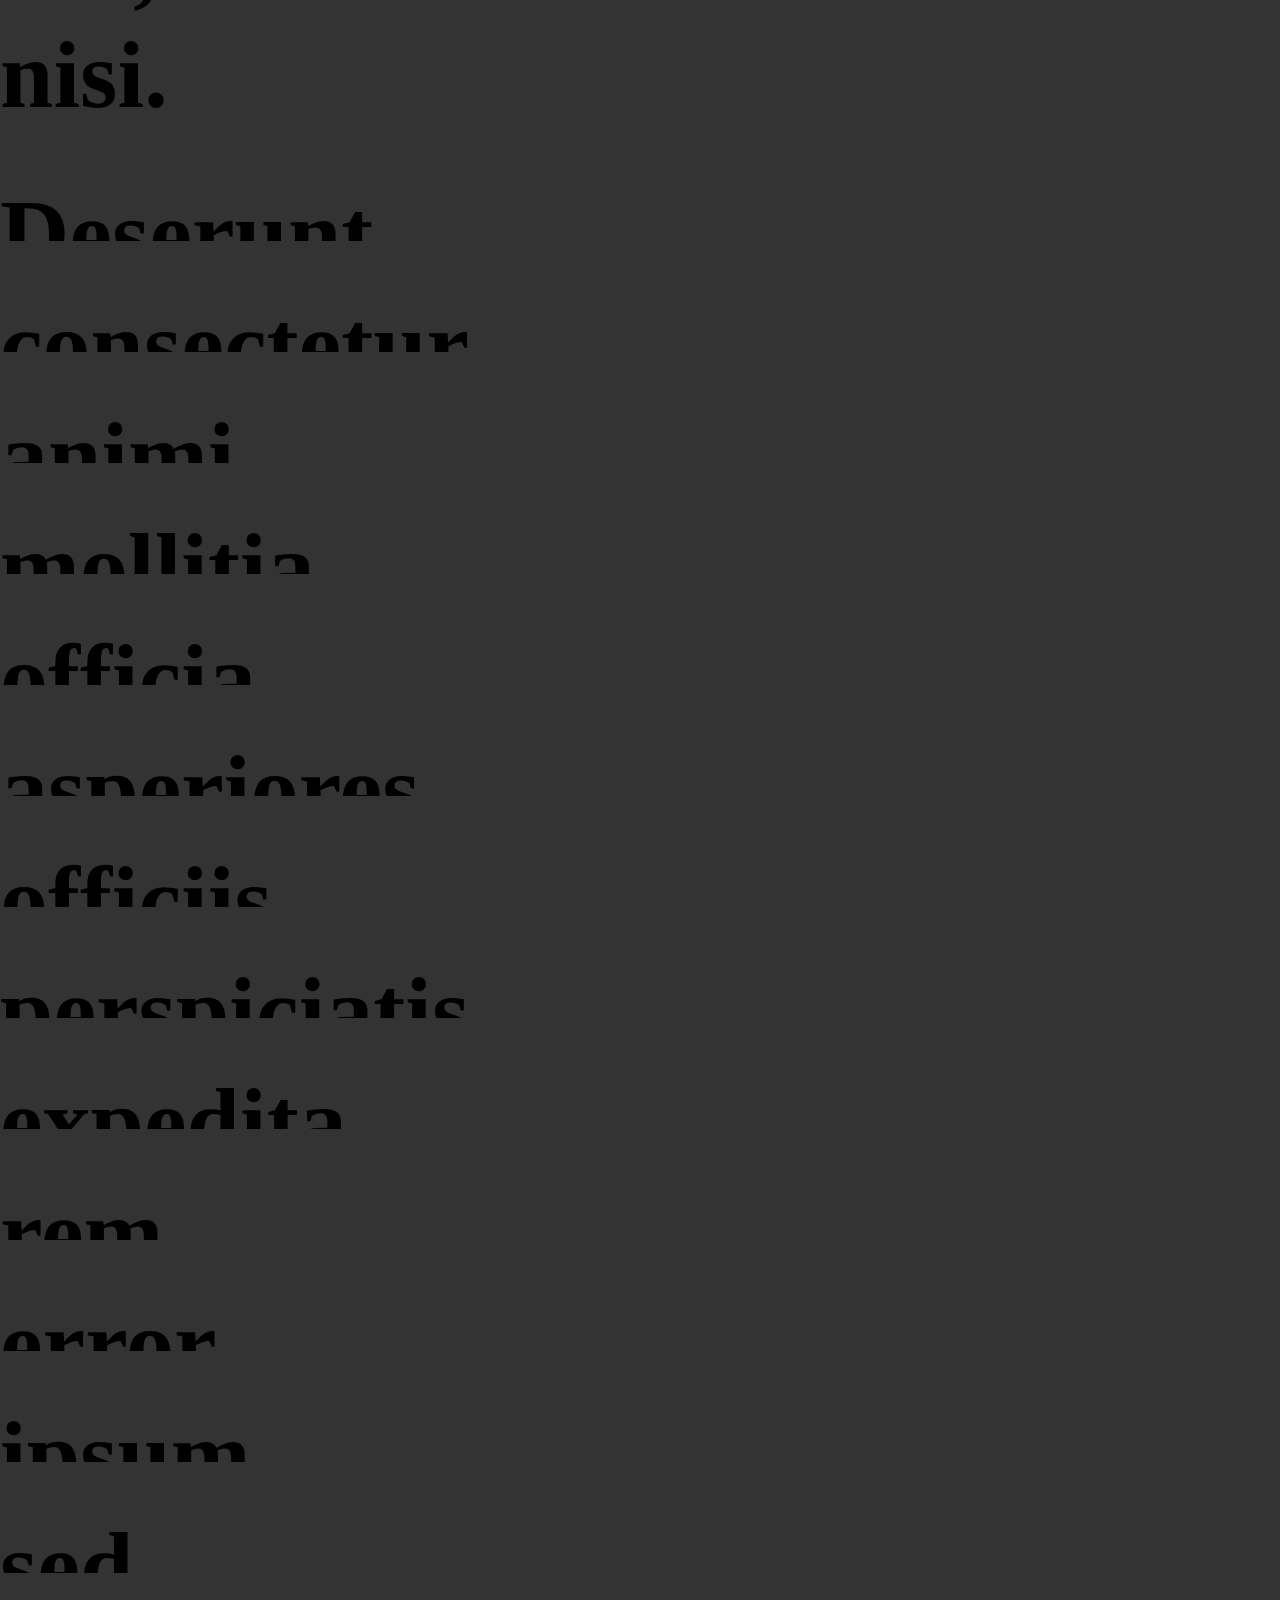
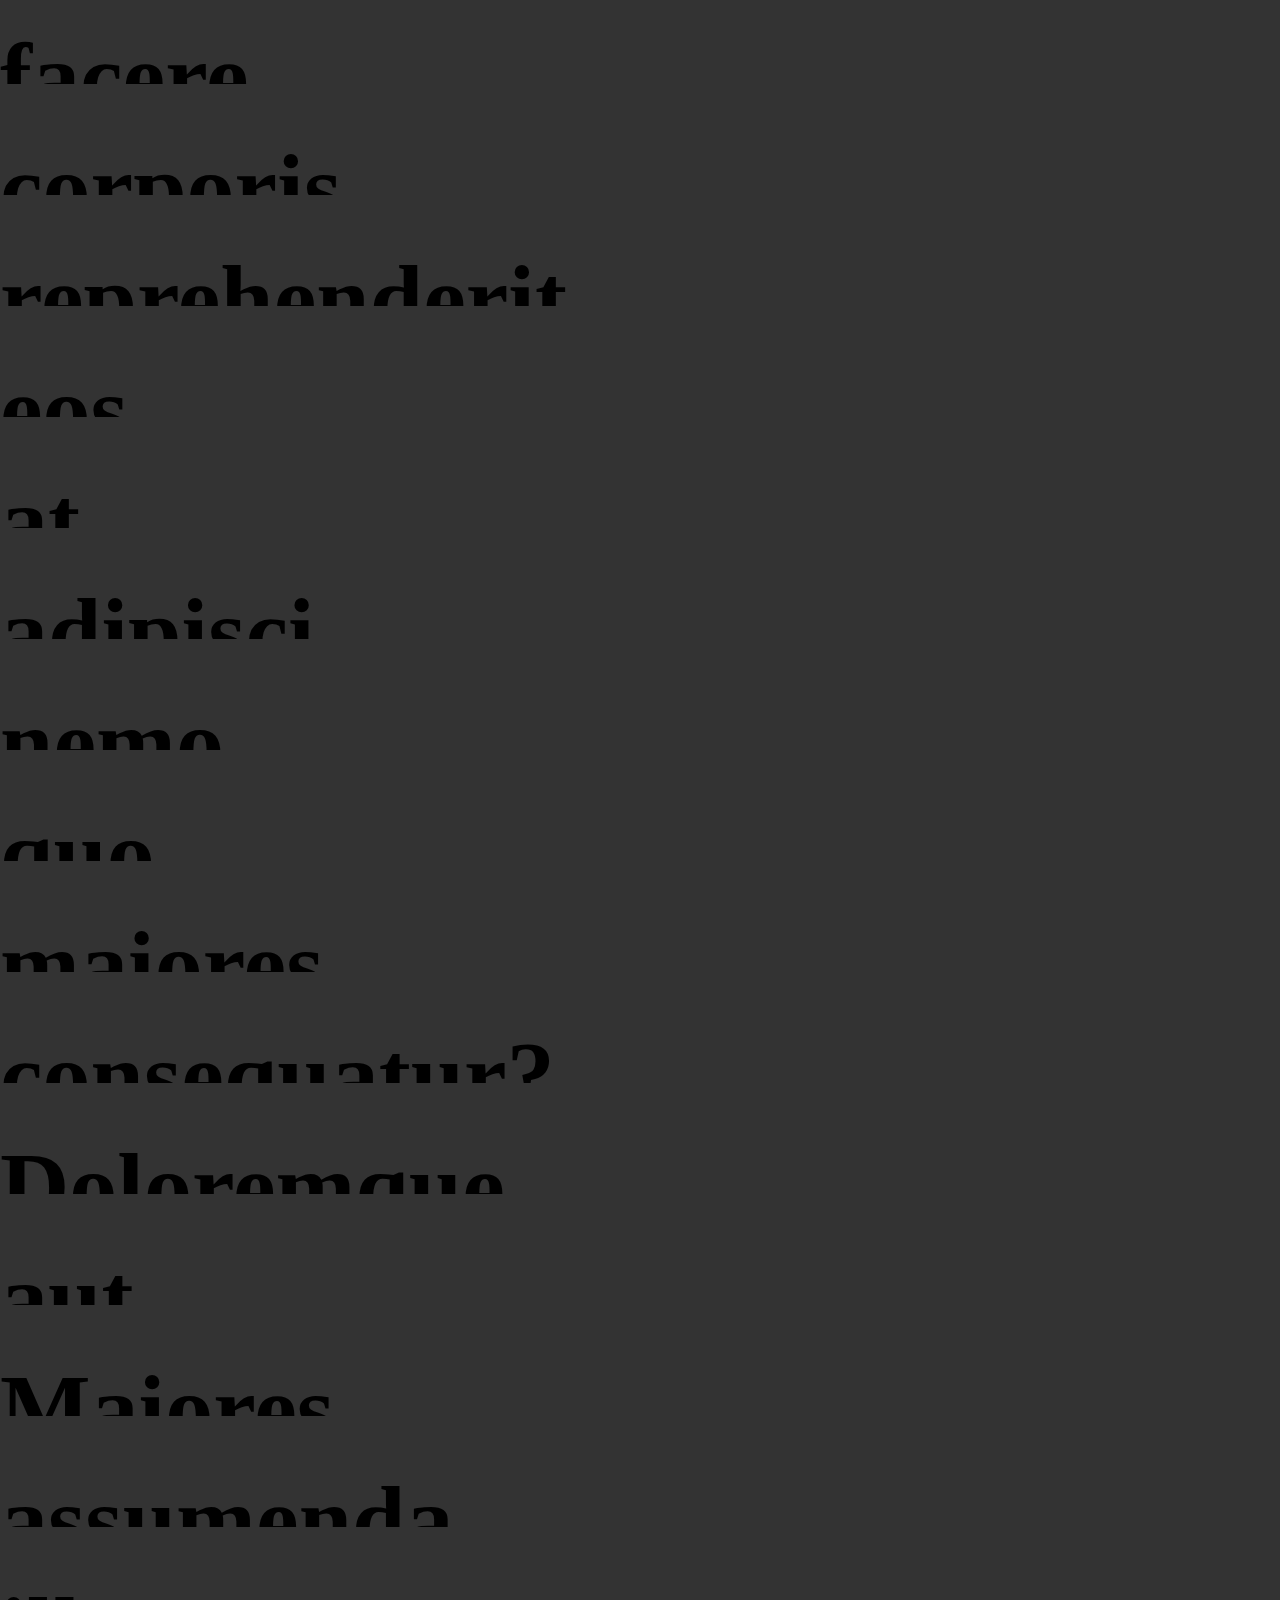
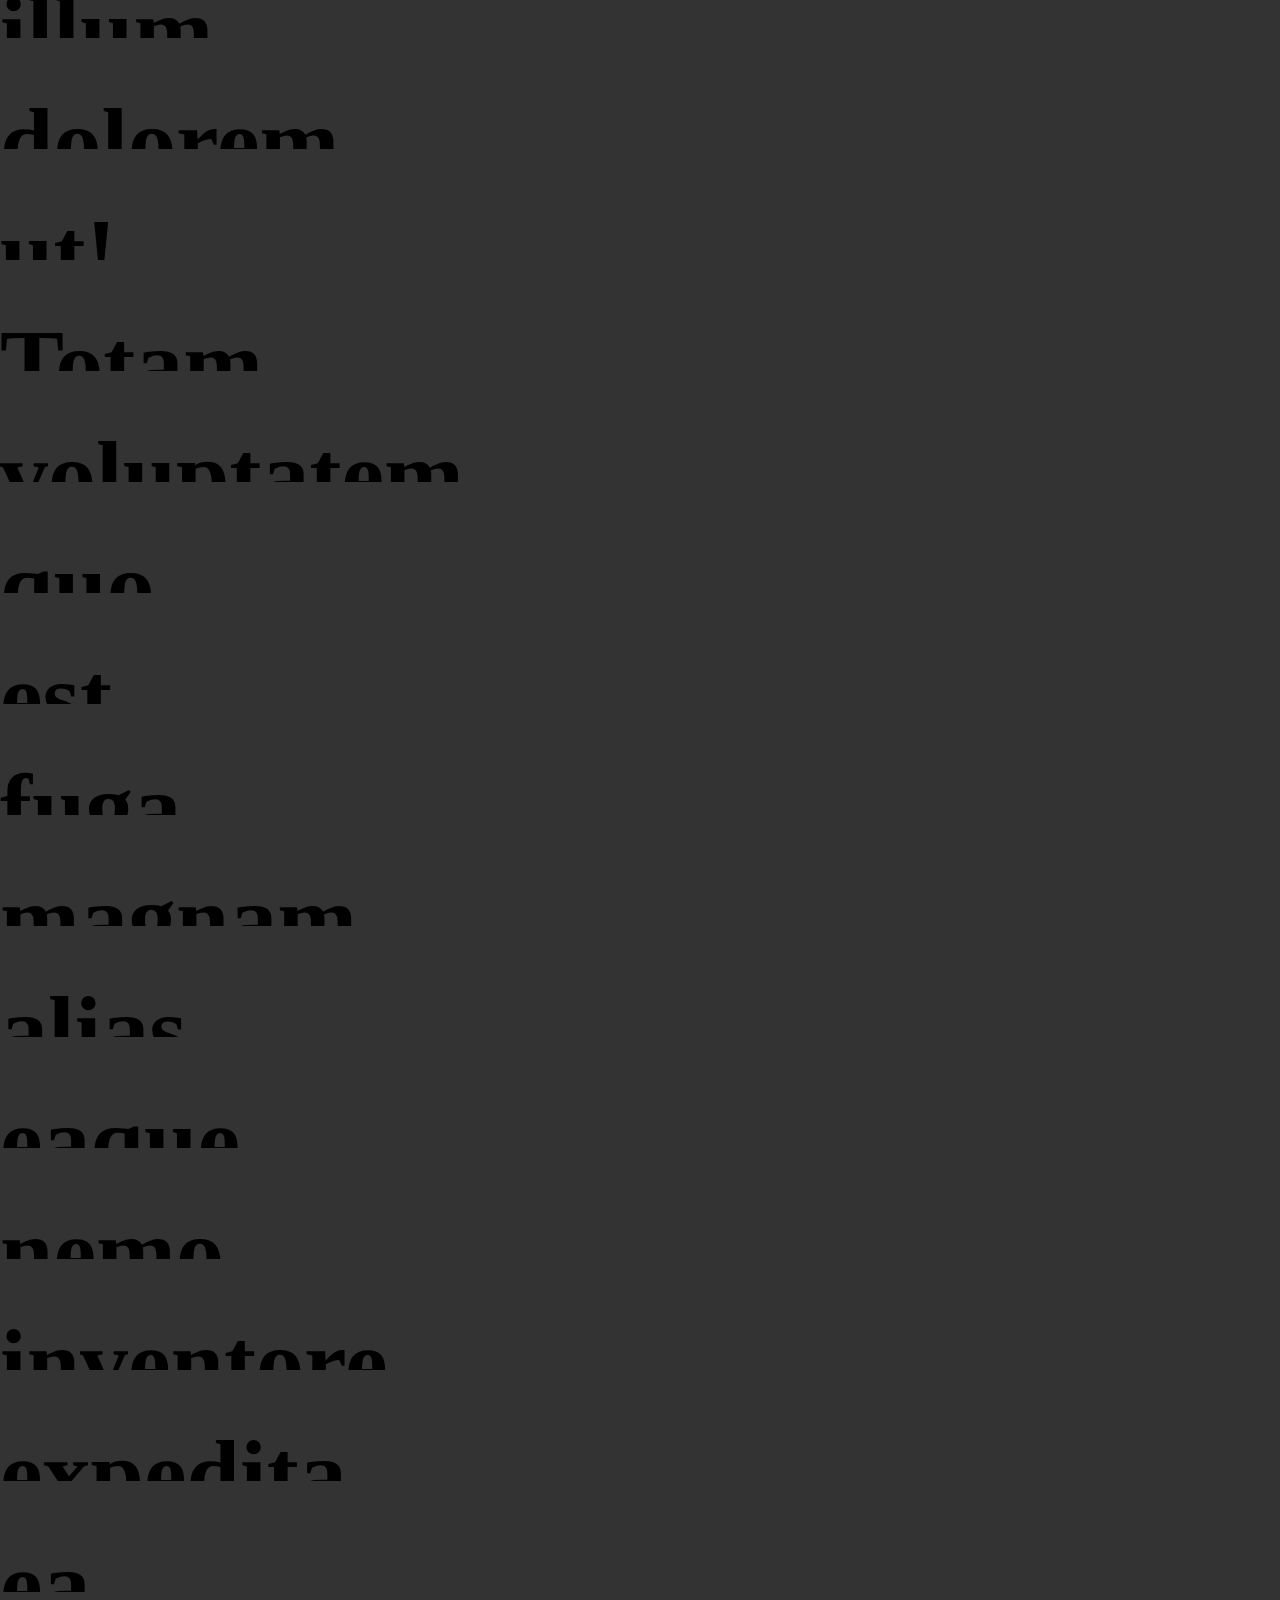
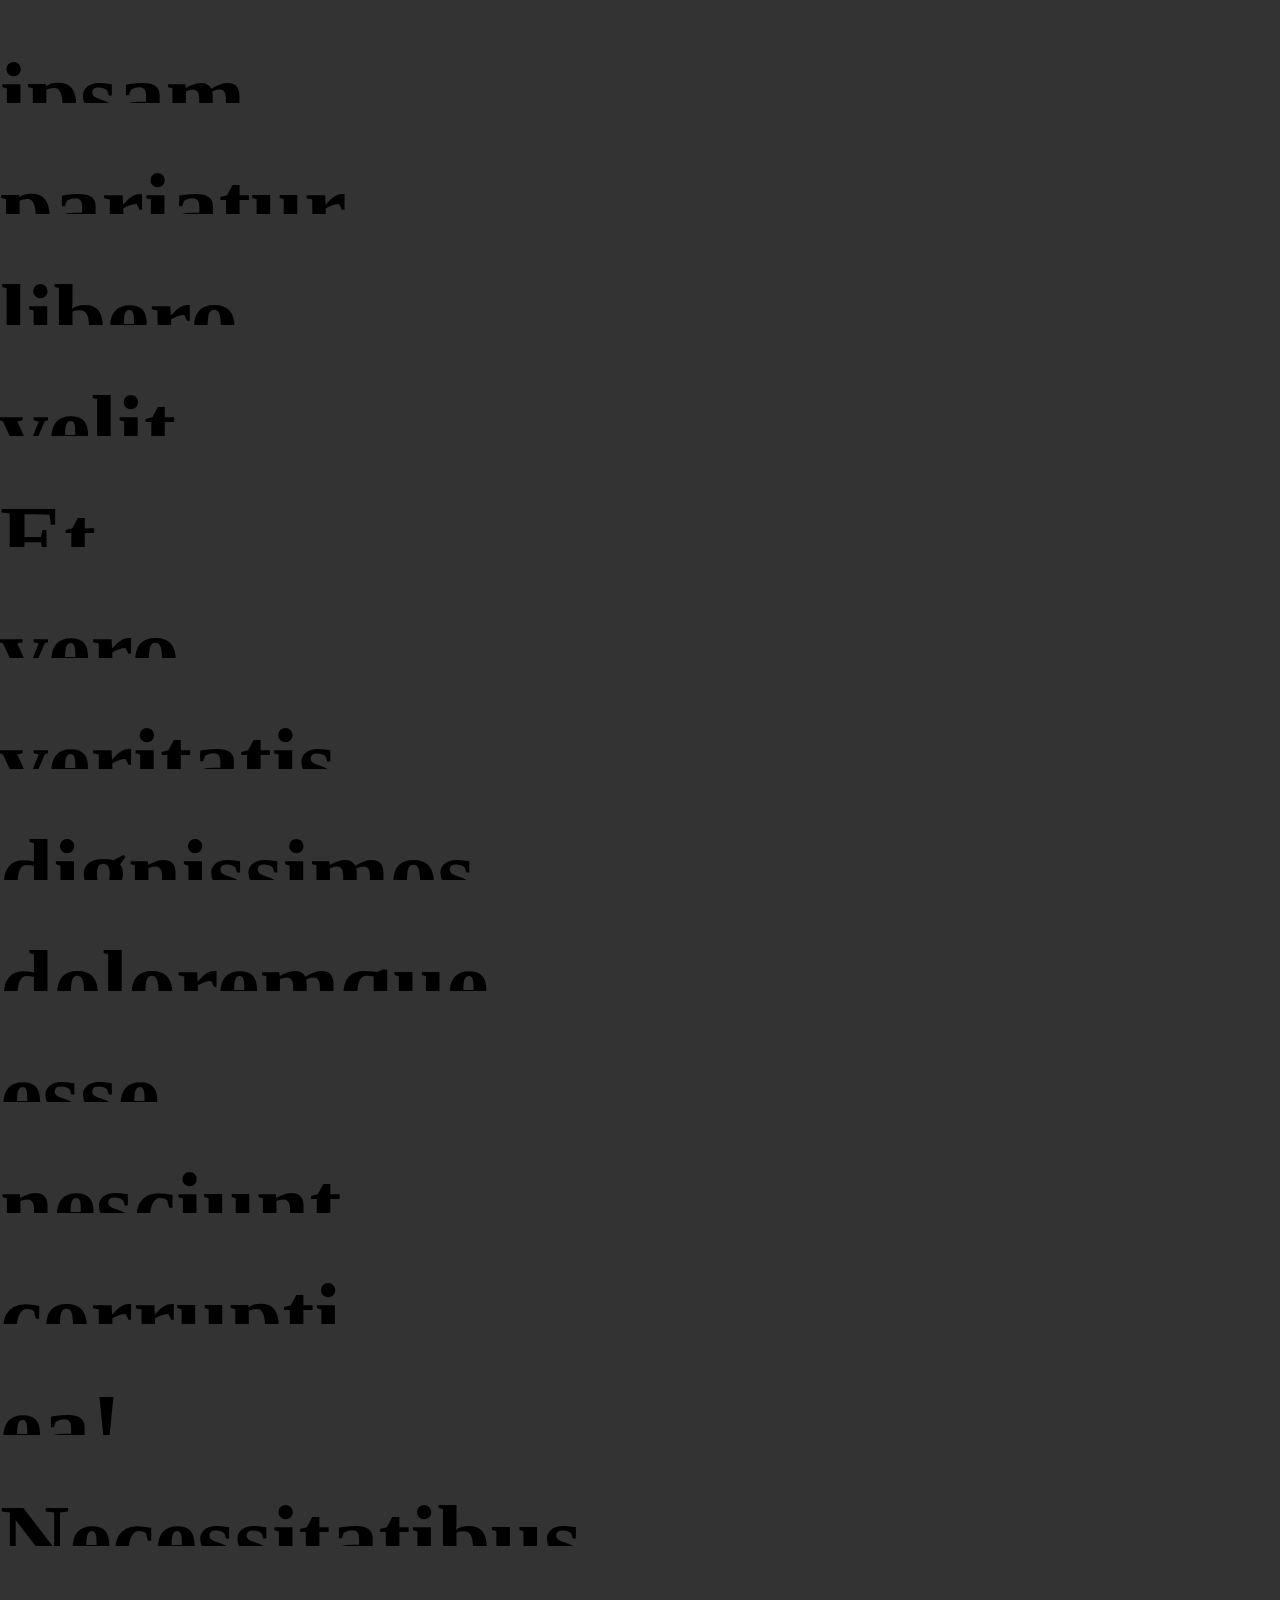
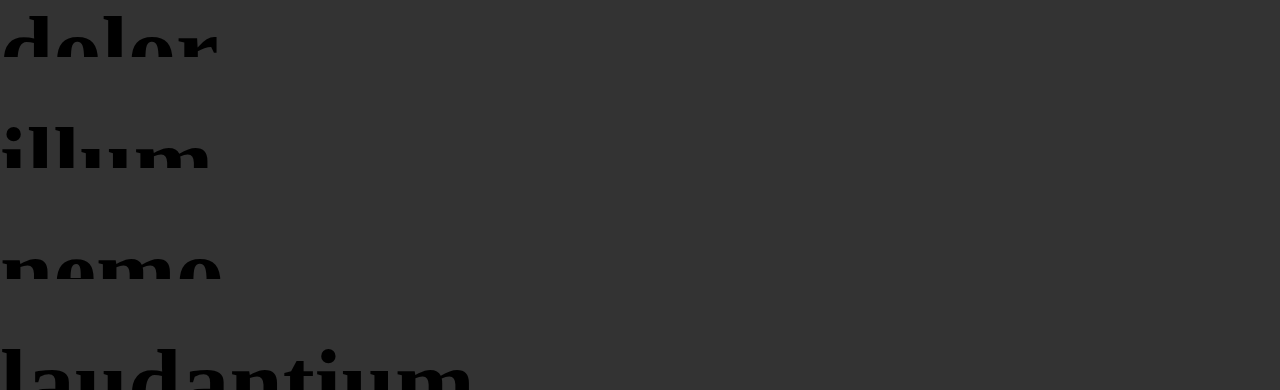
<file: Playground/Text Animation/index.html>
<!DOCTYPE html>
<html lang="en">
<head>
    <meta charset="UTF-8">
    <meta name="viewport" content="width=device-width, initial-scale=1.0">
    <title>Text Animations</title>
    <link rel="stylesheet" href="style.css">
</head>
<body>
    <h3 class="animate-words">Lorem ipsum, dolor sit amet consectetur adipisicing elit. Cum esse, soluta. Tempora architecto magnam, rem, beatae, ad ipsa dicta optio sint, perferendis accusantium eum ipsum expedita eius eligendi. Est, nisi.</h3>

    <h3 class="animate-words">Deserunt consectetur animi mollitia officia asperiores officiis perspiciatis expedita rem error ipsum, sed facere corporis reprehenderit eos at adipisci nemo quo maiores consequatur? Doloremque, aut. Maiores assumenda, illum dolorem ut!</h3>

    <h3 class="animate-words">Totam voluptatem quo est fuga magnam alias, eaque, nemo inventore expedita, ea ipsam, pariatur libero velit. Et, vero veritatis dignissimos doloremque esse nesciunt, corrupti ea! Necessitatibus dolor, illum nemo laudantium.</h3>

    <script src="AnimateWords.js"></script>
</body>
</html>
</file>
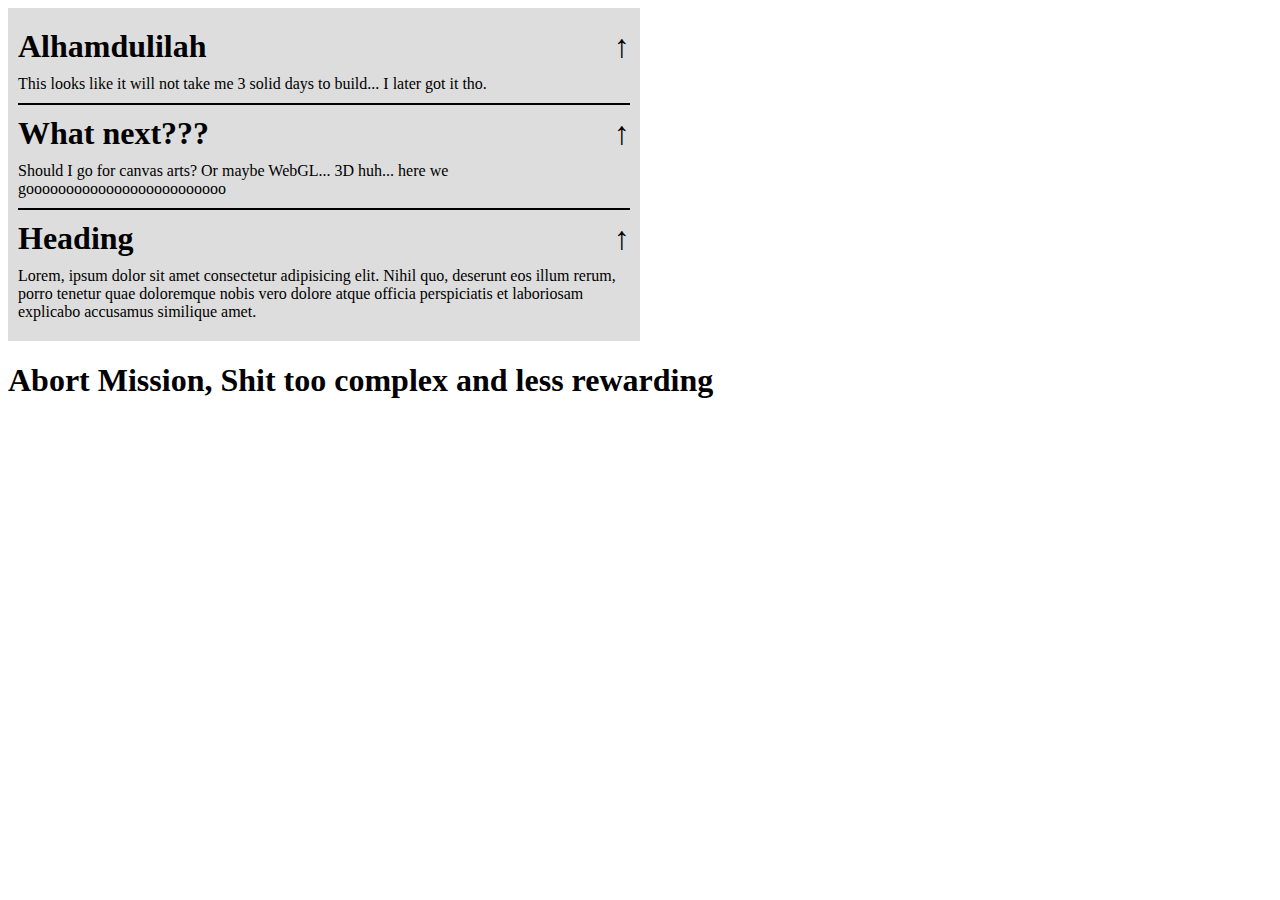
<file: Playground/Web Components/index.html>
<!DOCTYPE html>
<html lang="en">
<head>
    <meta charset="UTF-8">
    <meta name="viewport" content="width=device-width, initial-scale=1.0">
    <!-- <link rel="stylesheet" href="style.css"> -->
    <script type="module" src="script.js"></script>
    <title>Accordion</title>
</head>
<body>
    <template id="an-accordion">
    <div id="accordion_container">
        
        <div class="accordion">
            <h1 class="accordion_header">Alhamdulilah <i class="accordion_arrow">&uarr;</i></h1>
            
            <p class="accordion_content ">This looks like it will not take me 3 solid days to build... I later got it tho. </p>
            
        </div>

        <div class="accordion">
            <h1 class="accordion_header">What next??? <i class="accordion_arrow">&uarr;</i></h1>
            
            <p class="accordion_content ">Should I go for canvas arts? Or maybe WebGL... 3D huh... here we gooooooooooooooooooooooooo</p>
            
        </div>

        <div class="accordion">
            <h1 class="accordion_header">Heading <i class="accordion_arrow">&uarr;</i></h1>
            
            <p class="accordion_content">Lorem, ipsum dolor sit amet consectetur adipisicing elit. Nihil quo, deserunt eos illum rerum, porro tenetur quae doloremque nobis vero dolore atque officia perspiciatis et laboriosam explicabo accusamus similique amet.</p> 
            
        </div>
    </div>

    </div>

    </template>
<an-accordion></an-accordion>

<h1>Abort Mission, Shit too complex and less rewarding</h1>

</body>
</html>
</file>
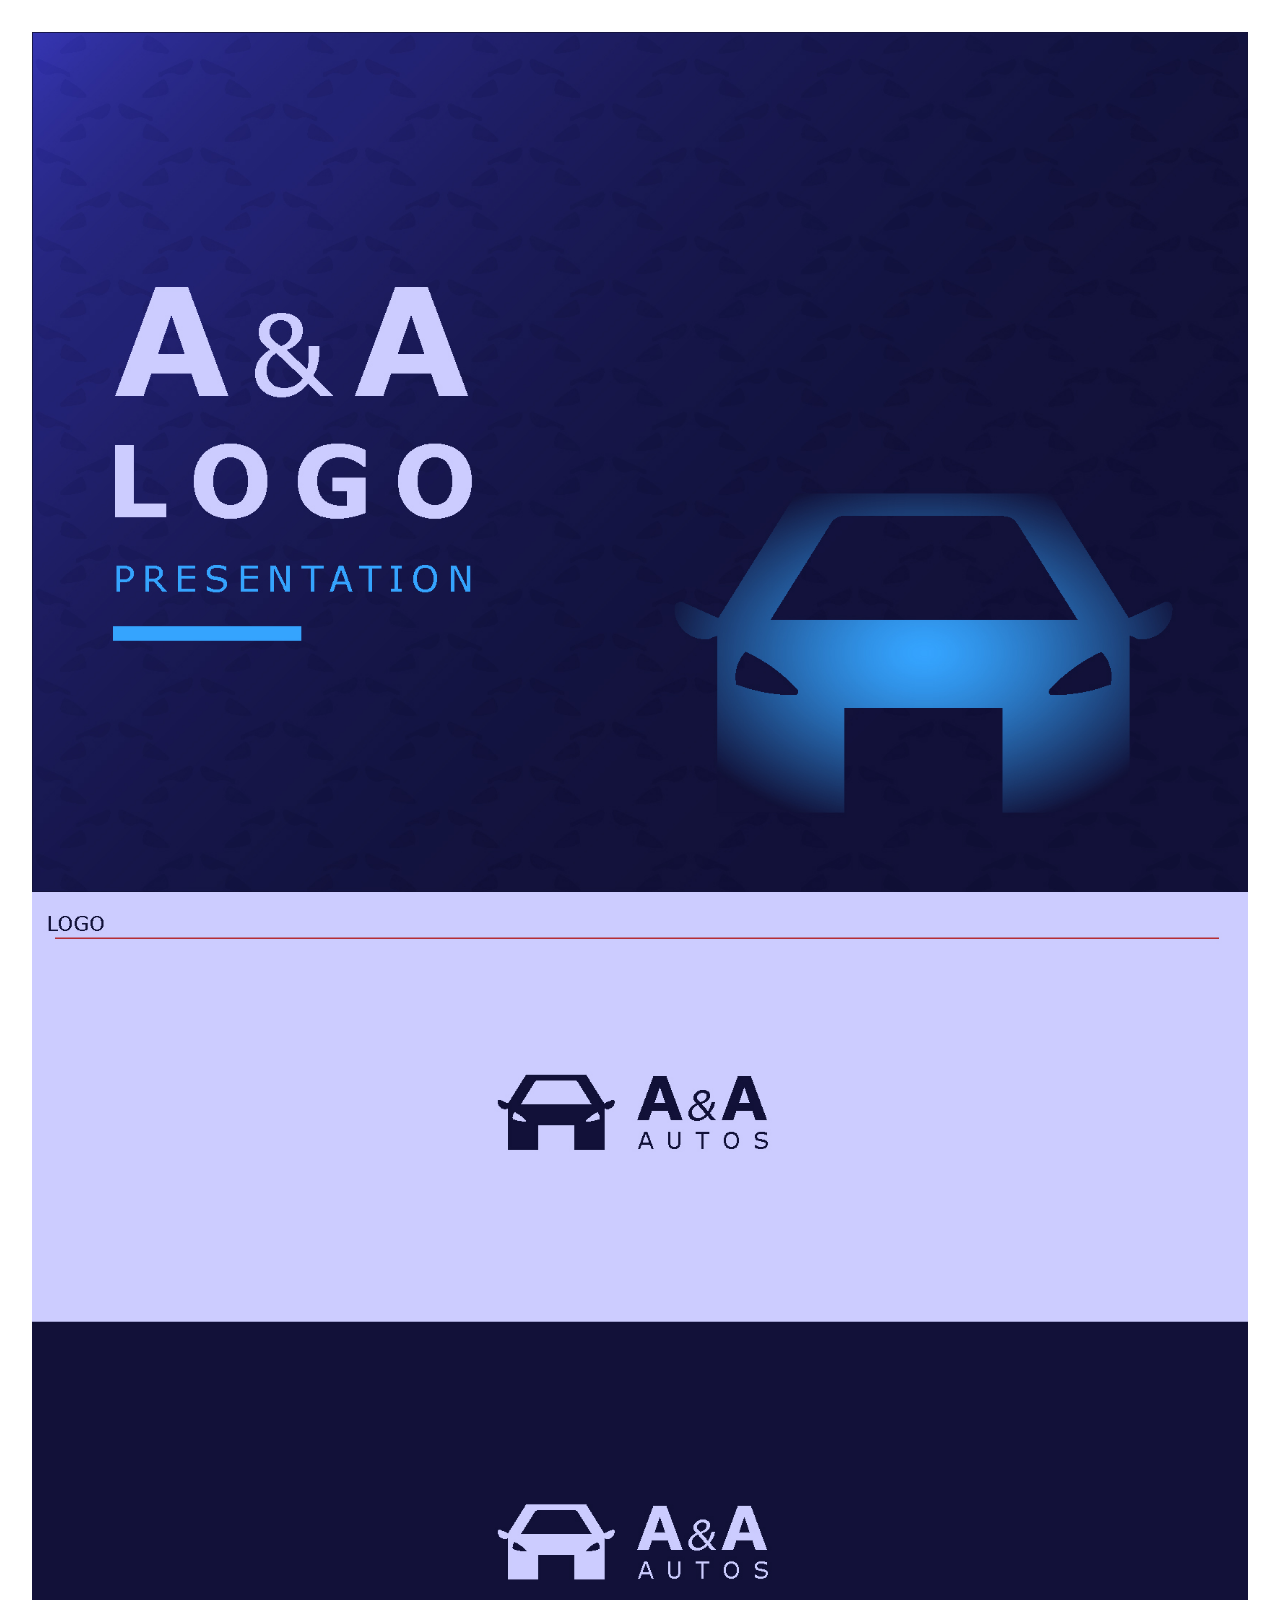
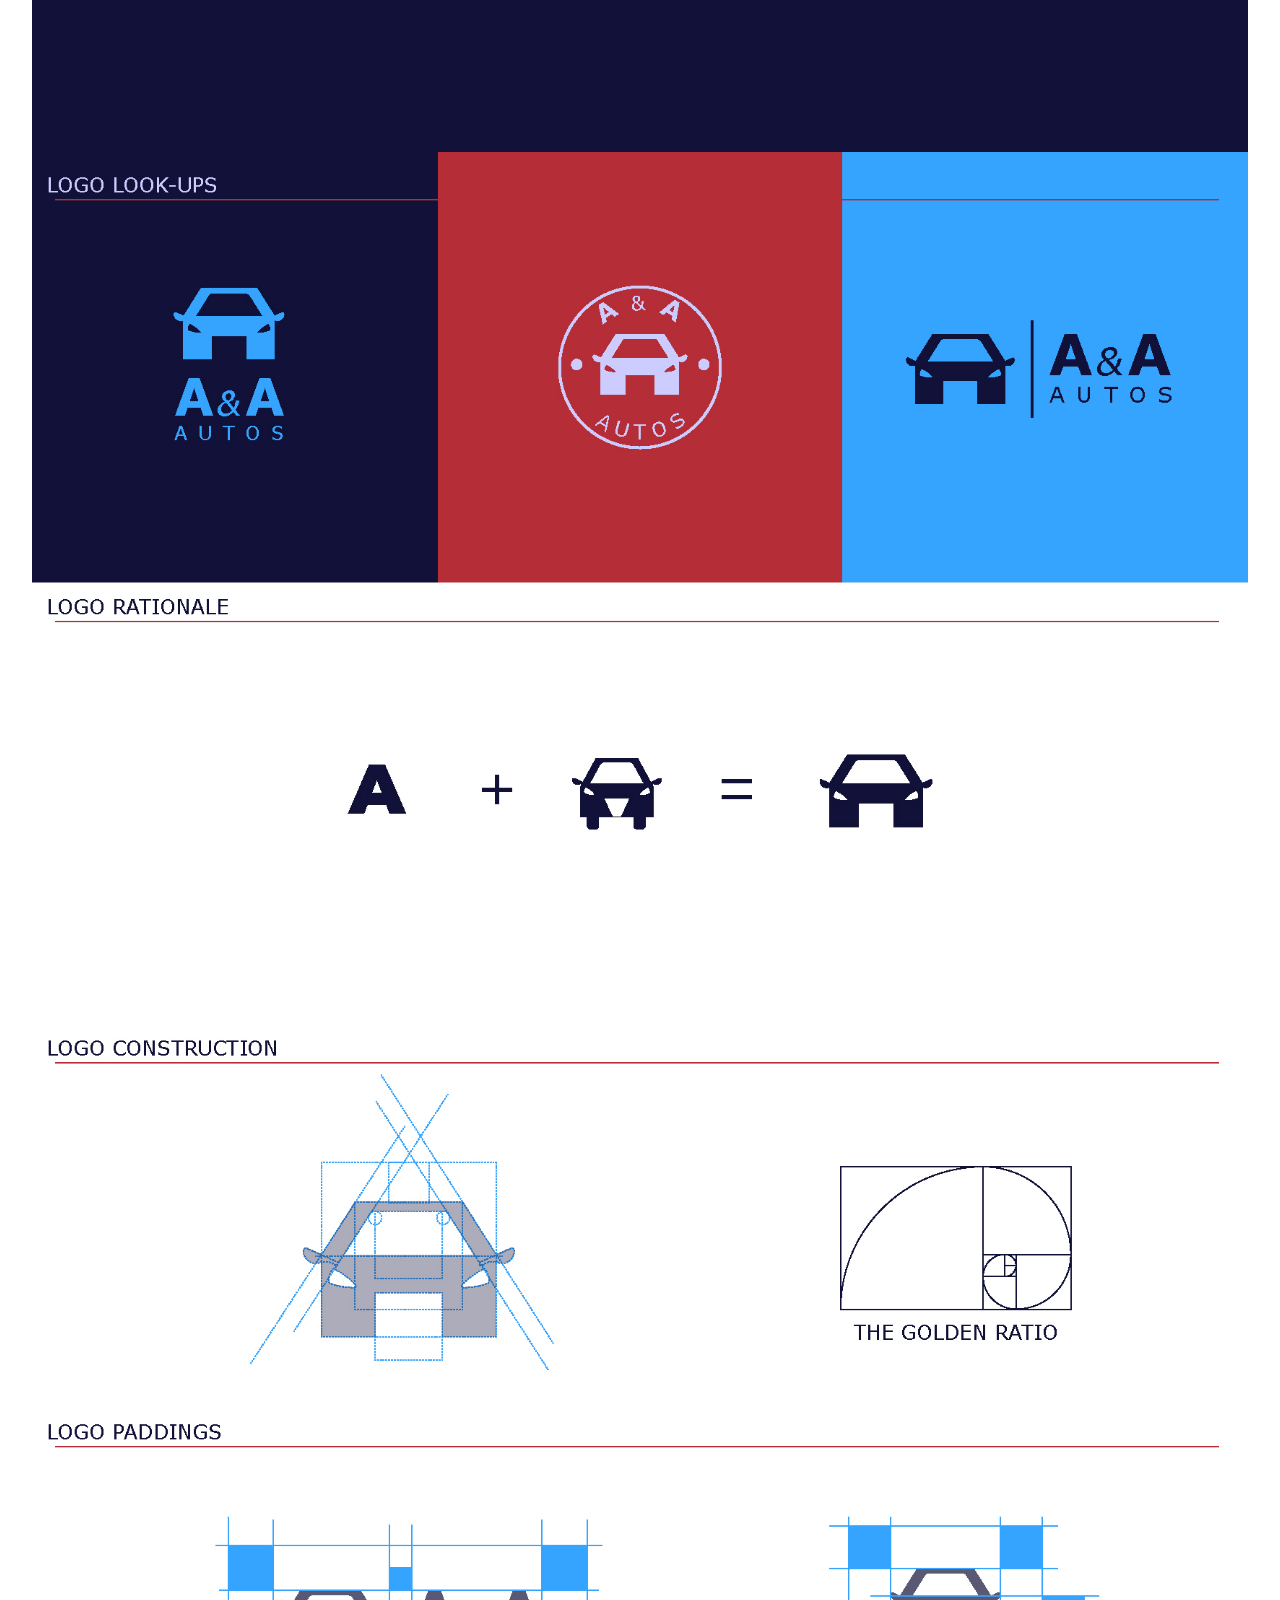
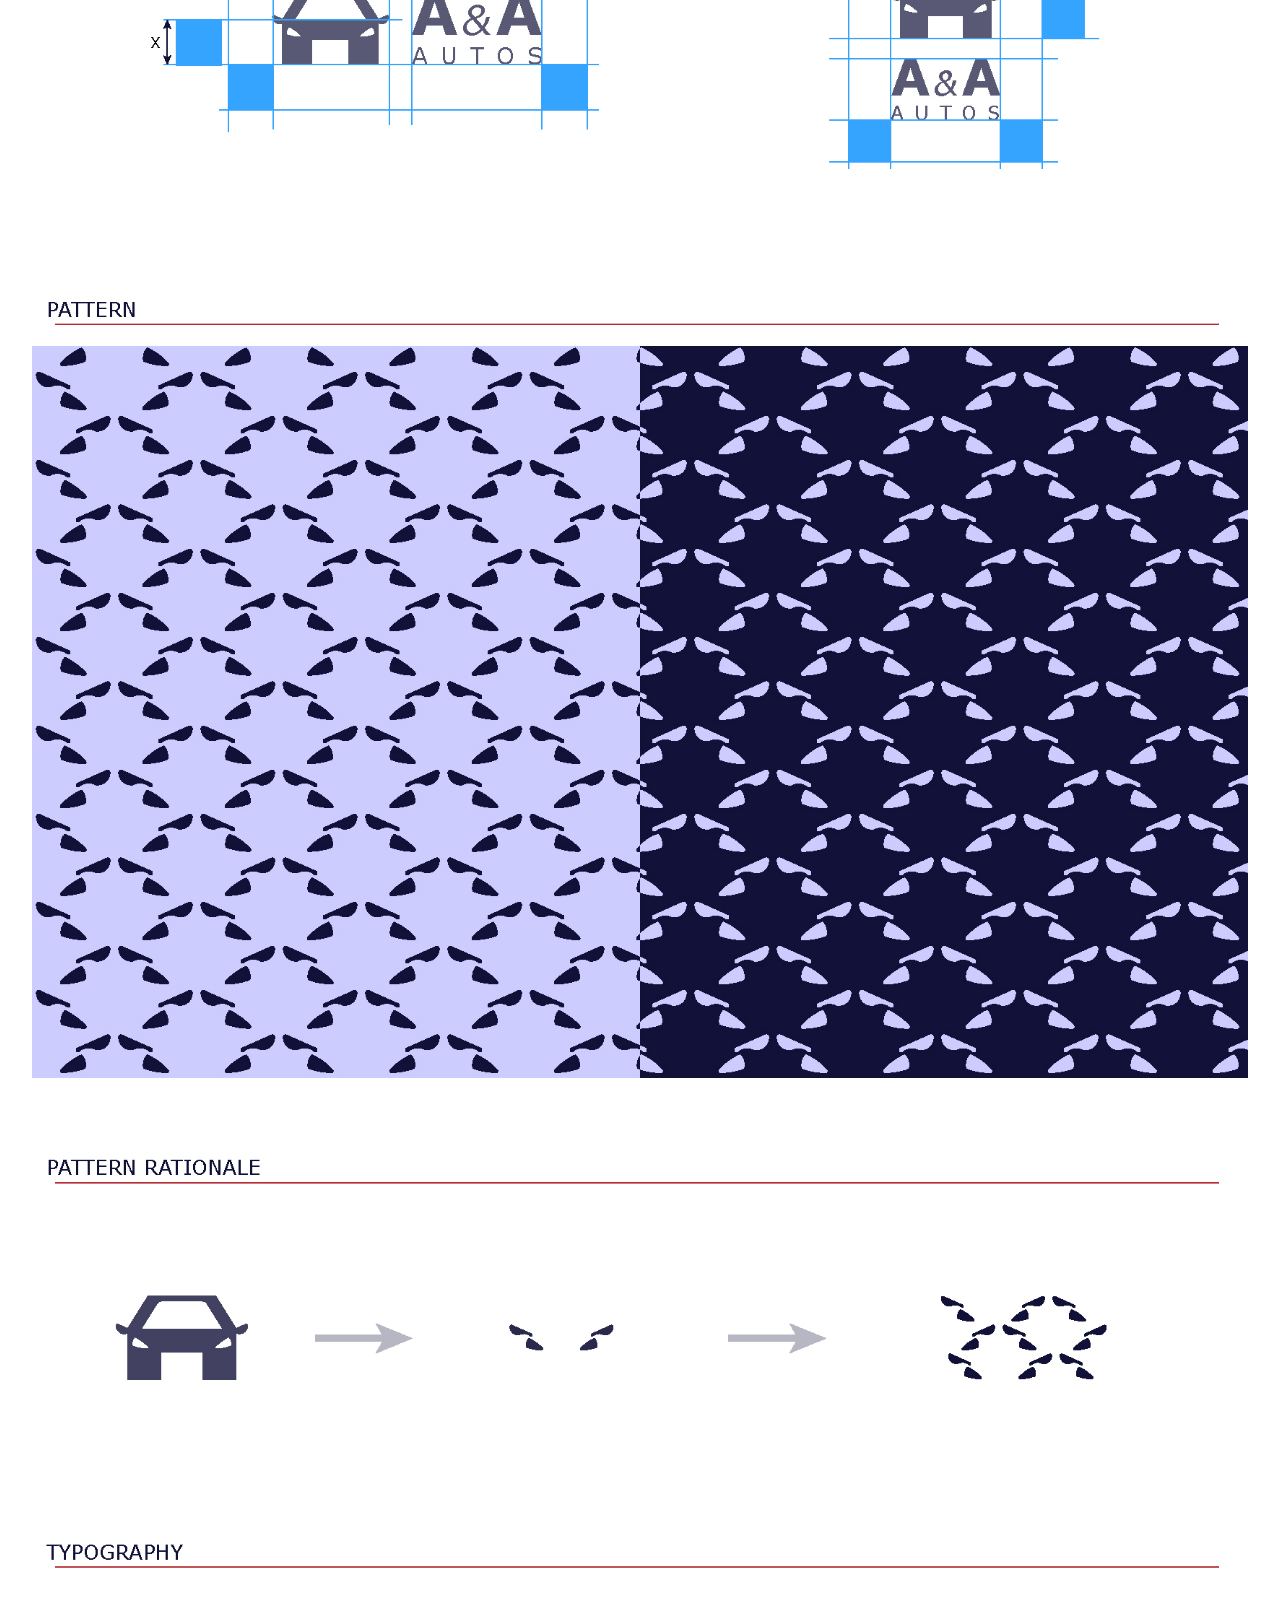
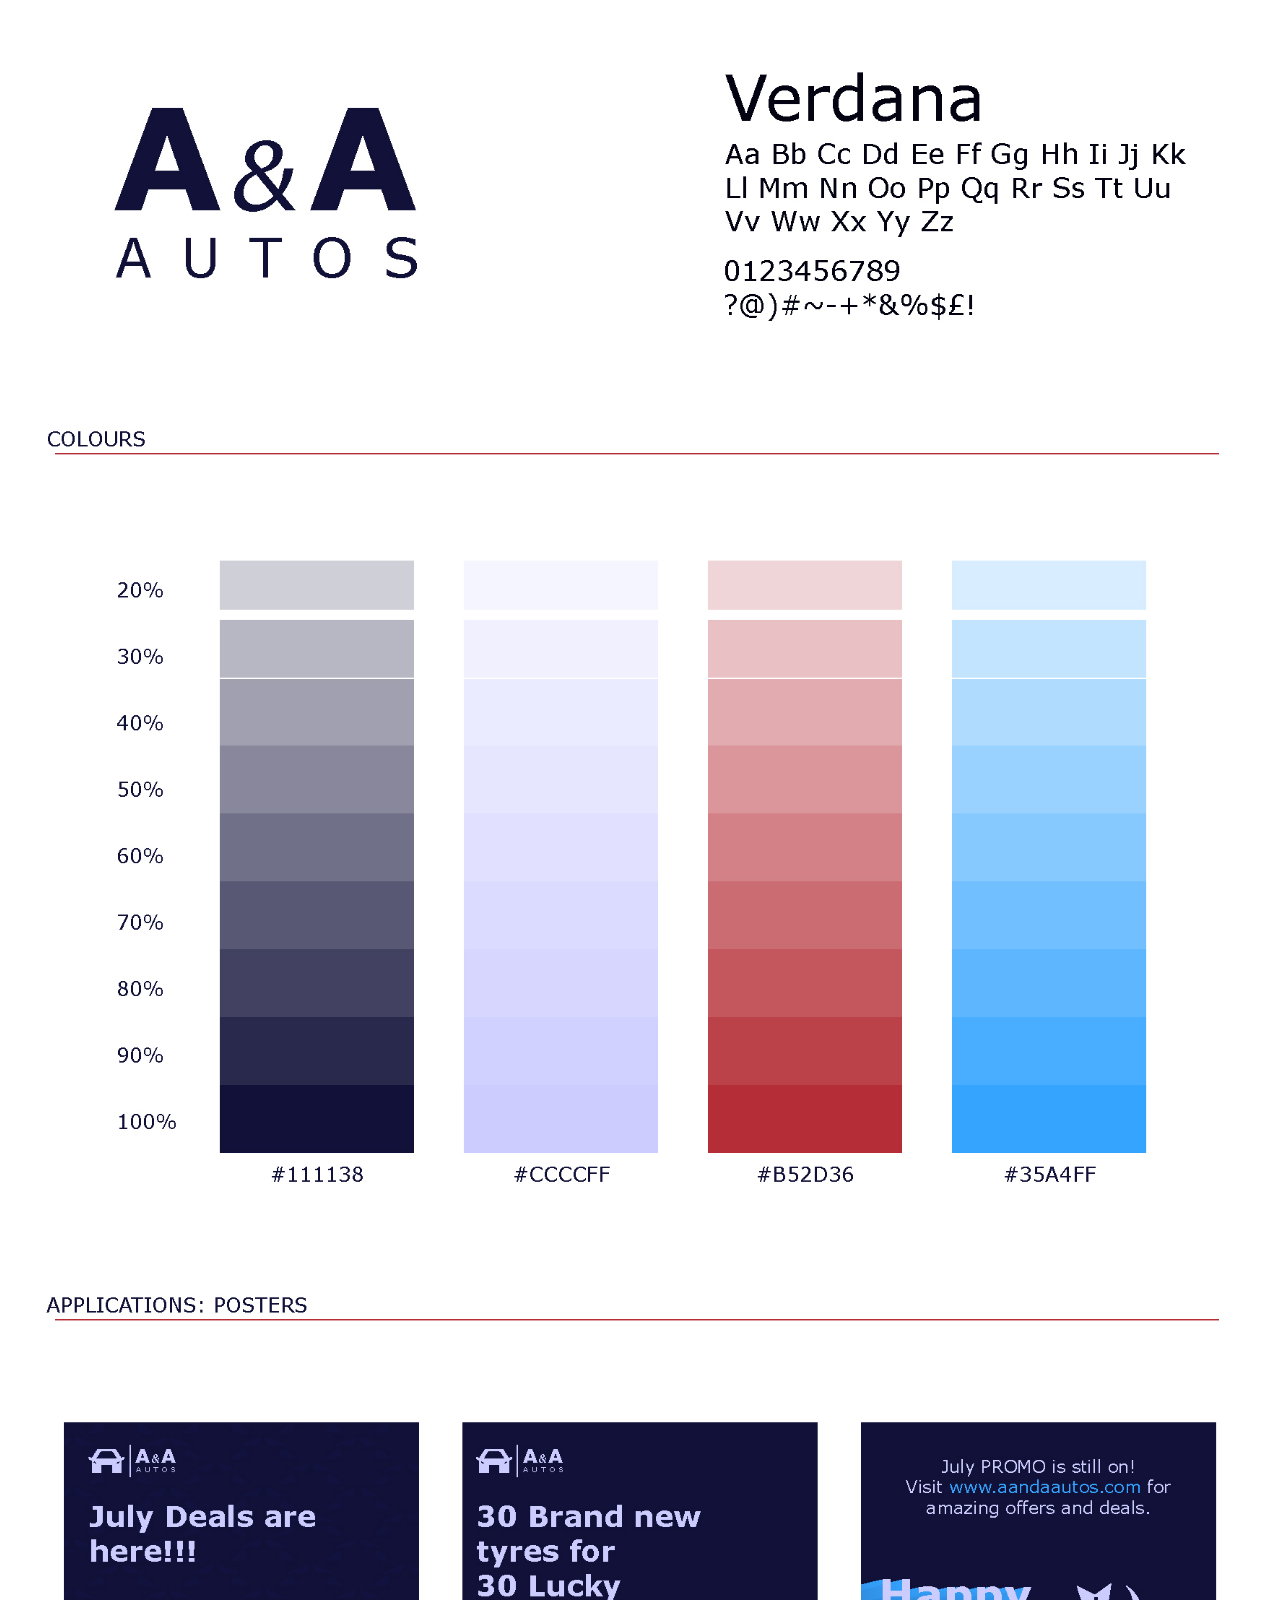
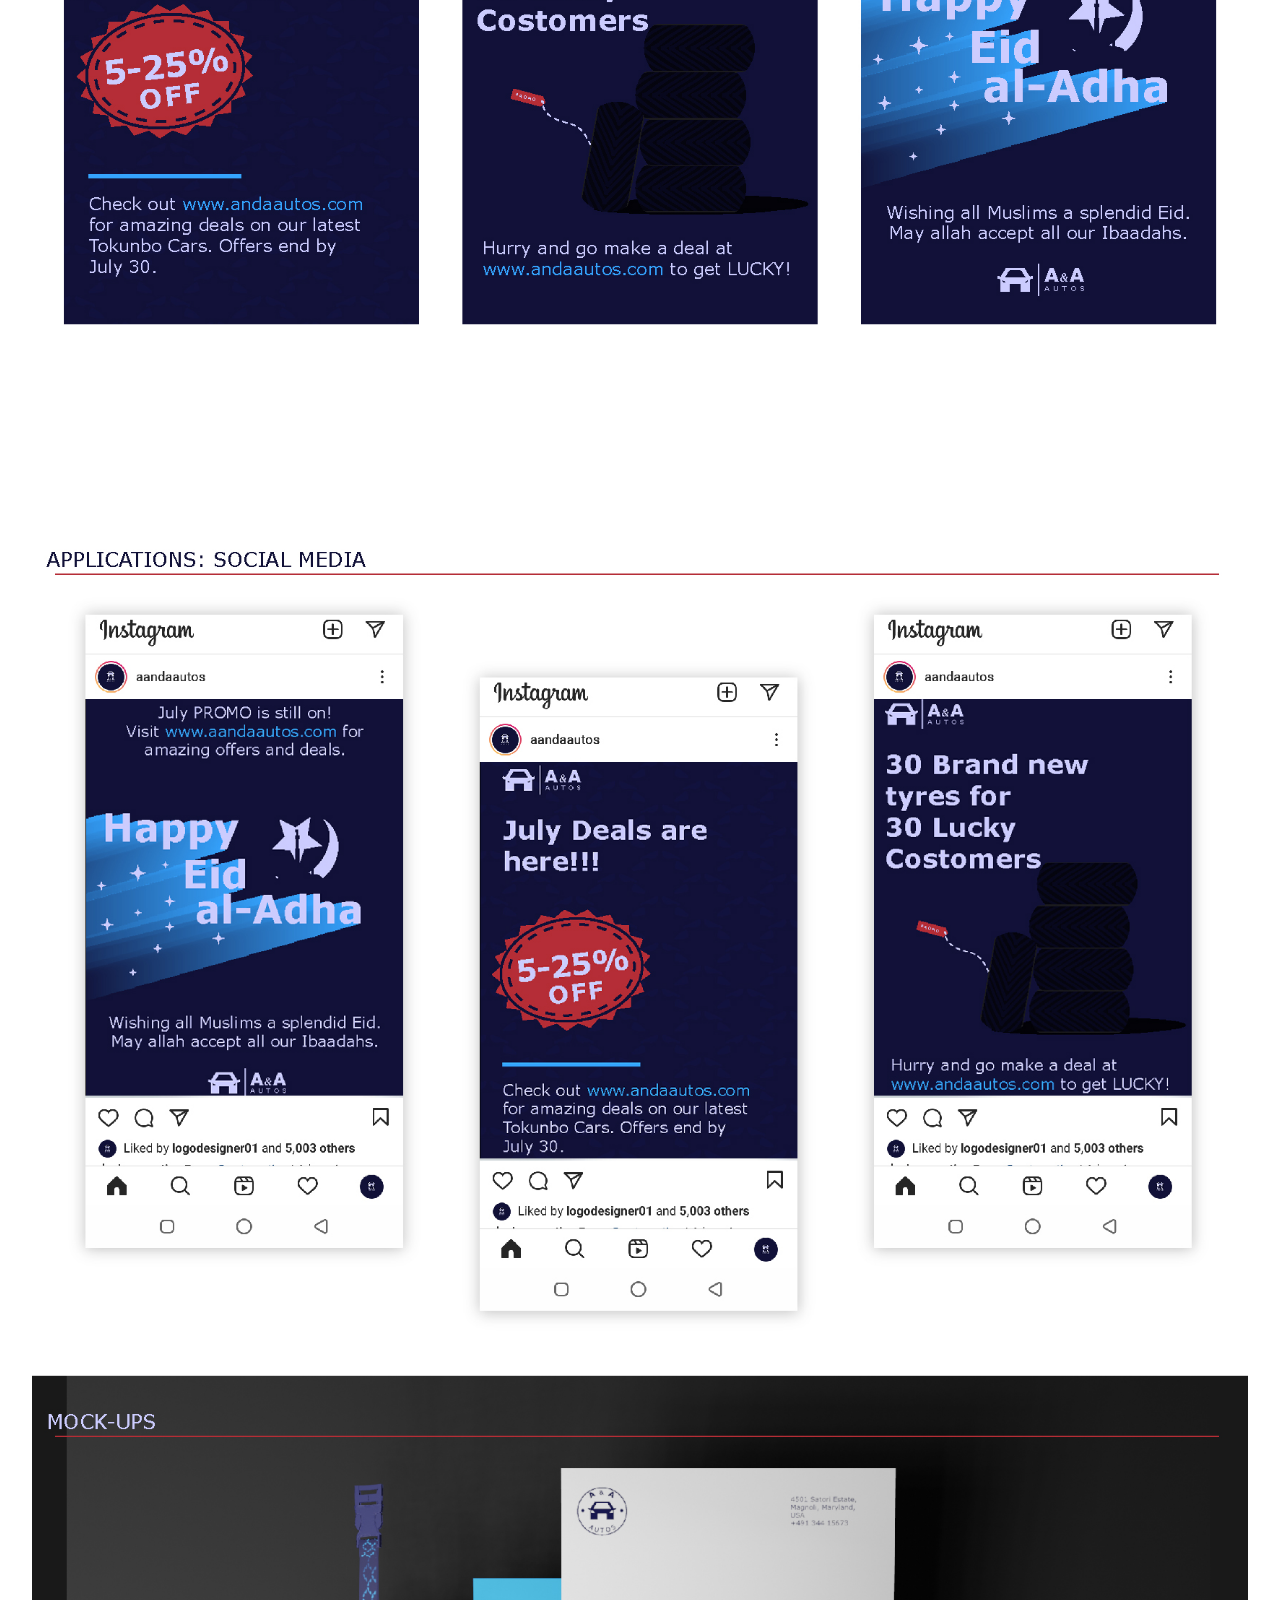
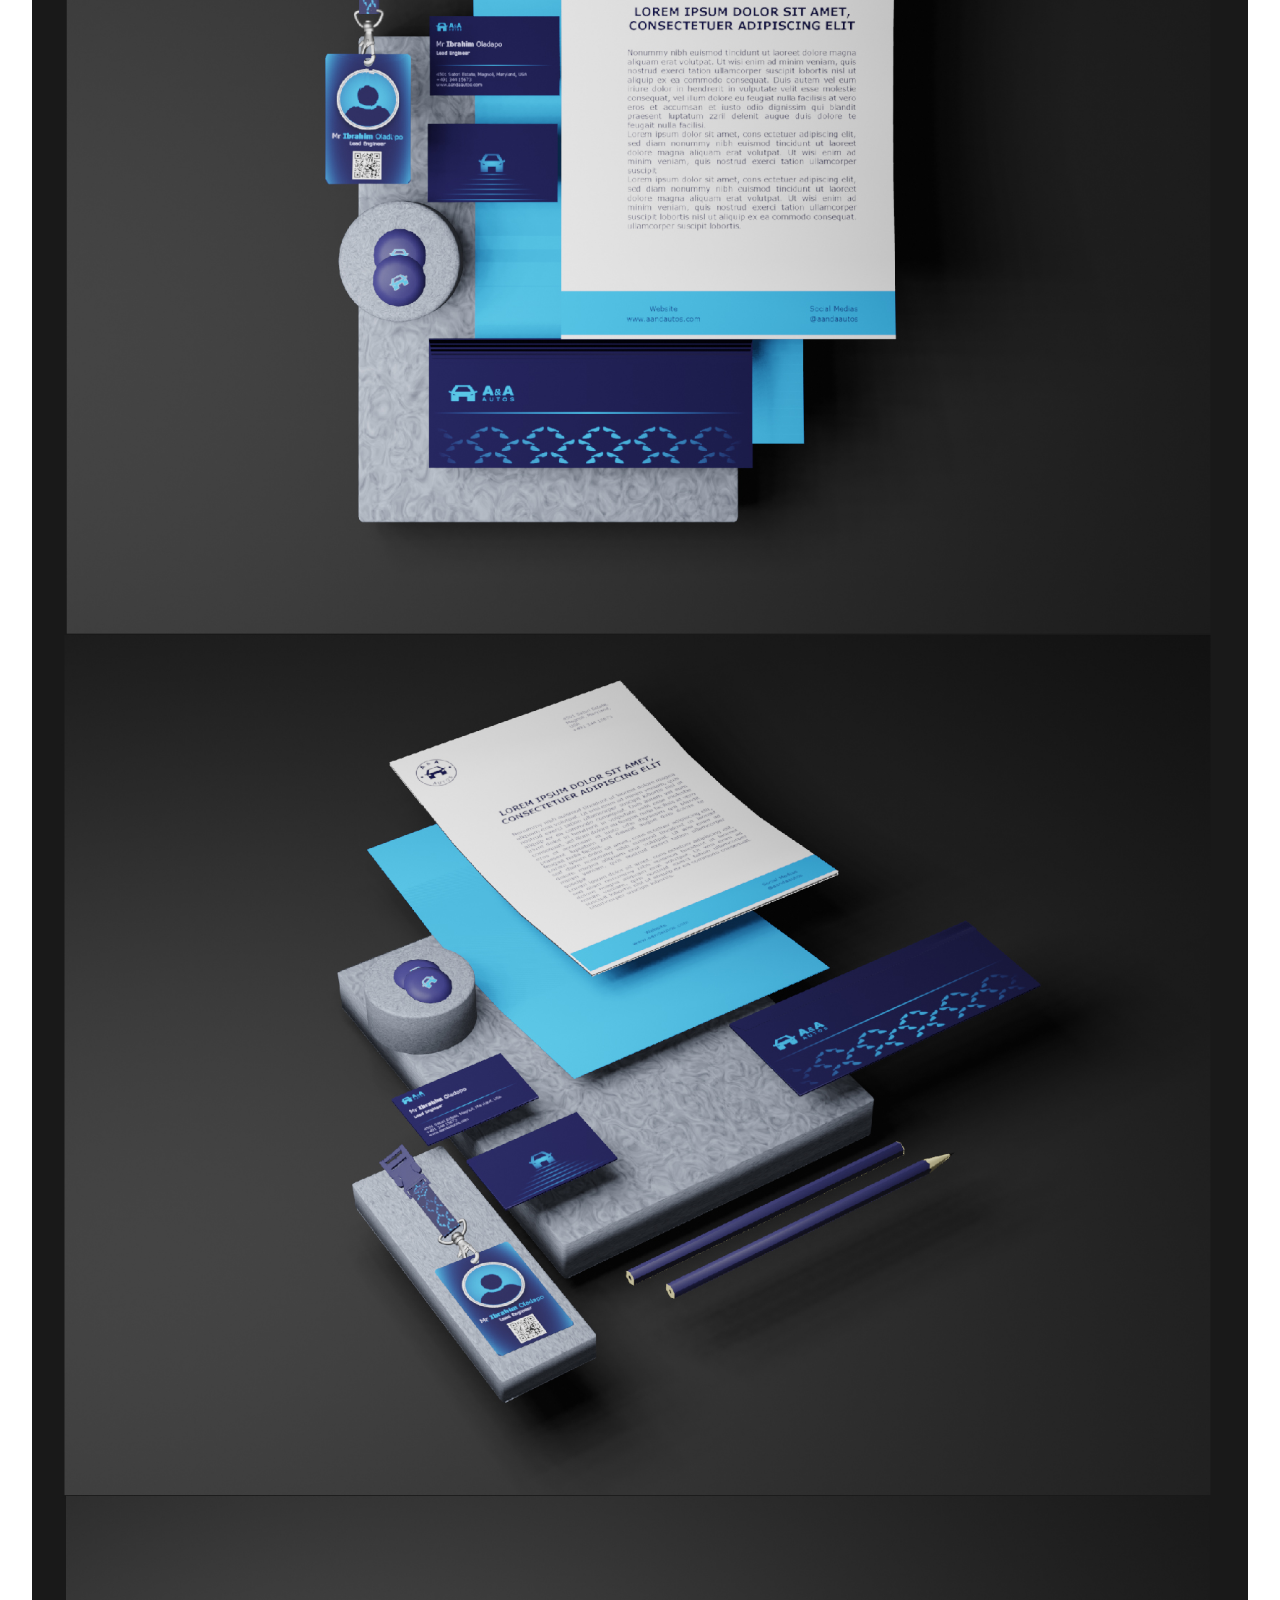
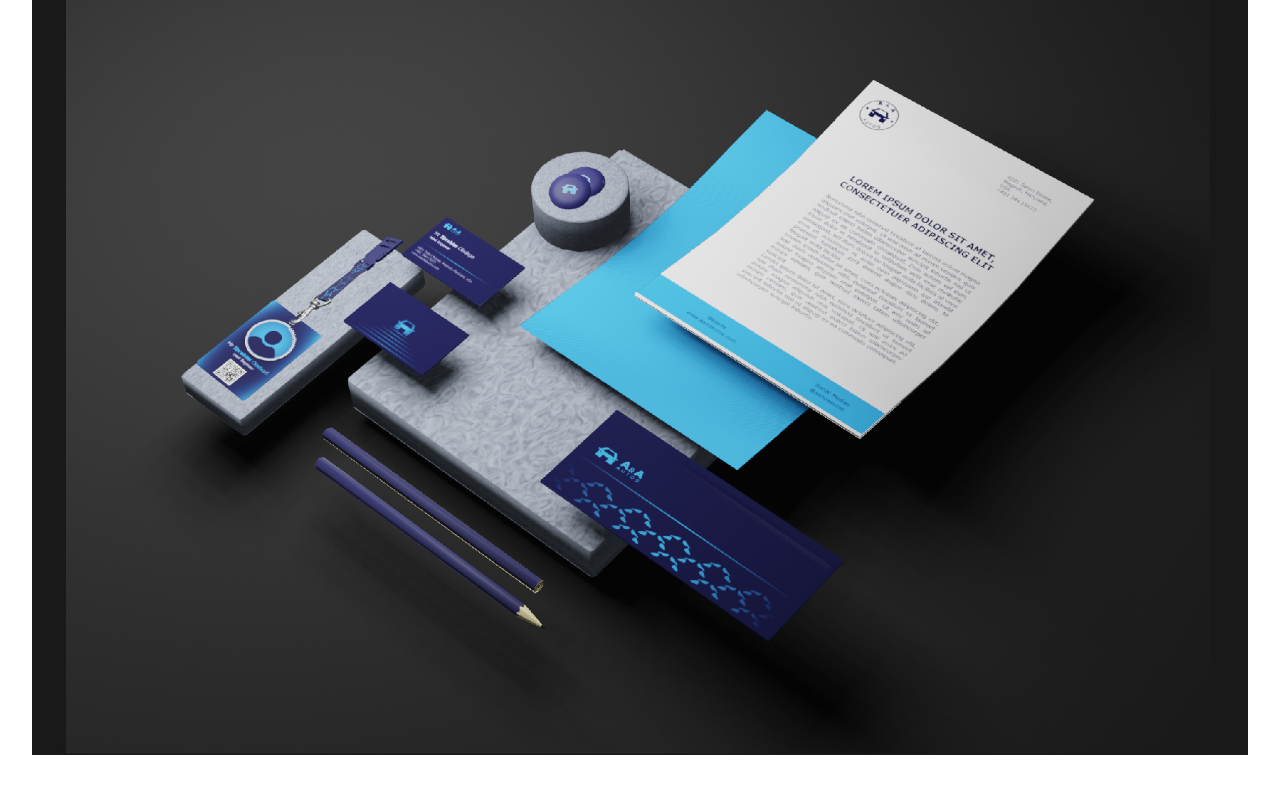
<file: static/images/A and A Autos/index.html>
<!DOCTYPE html>
<html lang="en">
<head>
	<meta charset="UTF-8">
	<meta name="viewport" content="width=device-width, initial-scale=1.0">
	<title>A and A Autos</title>
	<style>
		* {
			padding: 0;
			margin: 0;
			box-sizing: border-box;
		}
		body {
			width: 100%;
			display: grid;
			justify-items: center;
			grid-template-columns: auto ;
			text-align: center;
			padding: 2rem;
		}
		img{
			width: 100%;
		}
	</style>
</head>
<body>
	<img src="./1.jpg" alt="">
	<img src="./2.jpg" alt="">
	<img src="./3.jpg" alt="">
	<img src="./4.jpg" alt="">
	<img src="./5.jpg" alt="">
	<img src="./6.jpg" alt="">
	<img src="./7.jpg" alt="">
	<img src="./8.jpg" alt="">
	<img src="./9.jpg" alt="">
	<img src="./10.jpg" alt="">
	<img src="./11.jpg" alt="">
	<img src="./12.jpg" alt="">
</body>
</html>
</file>
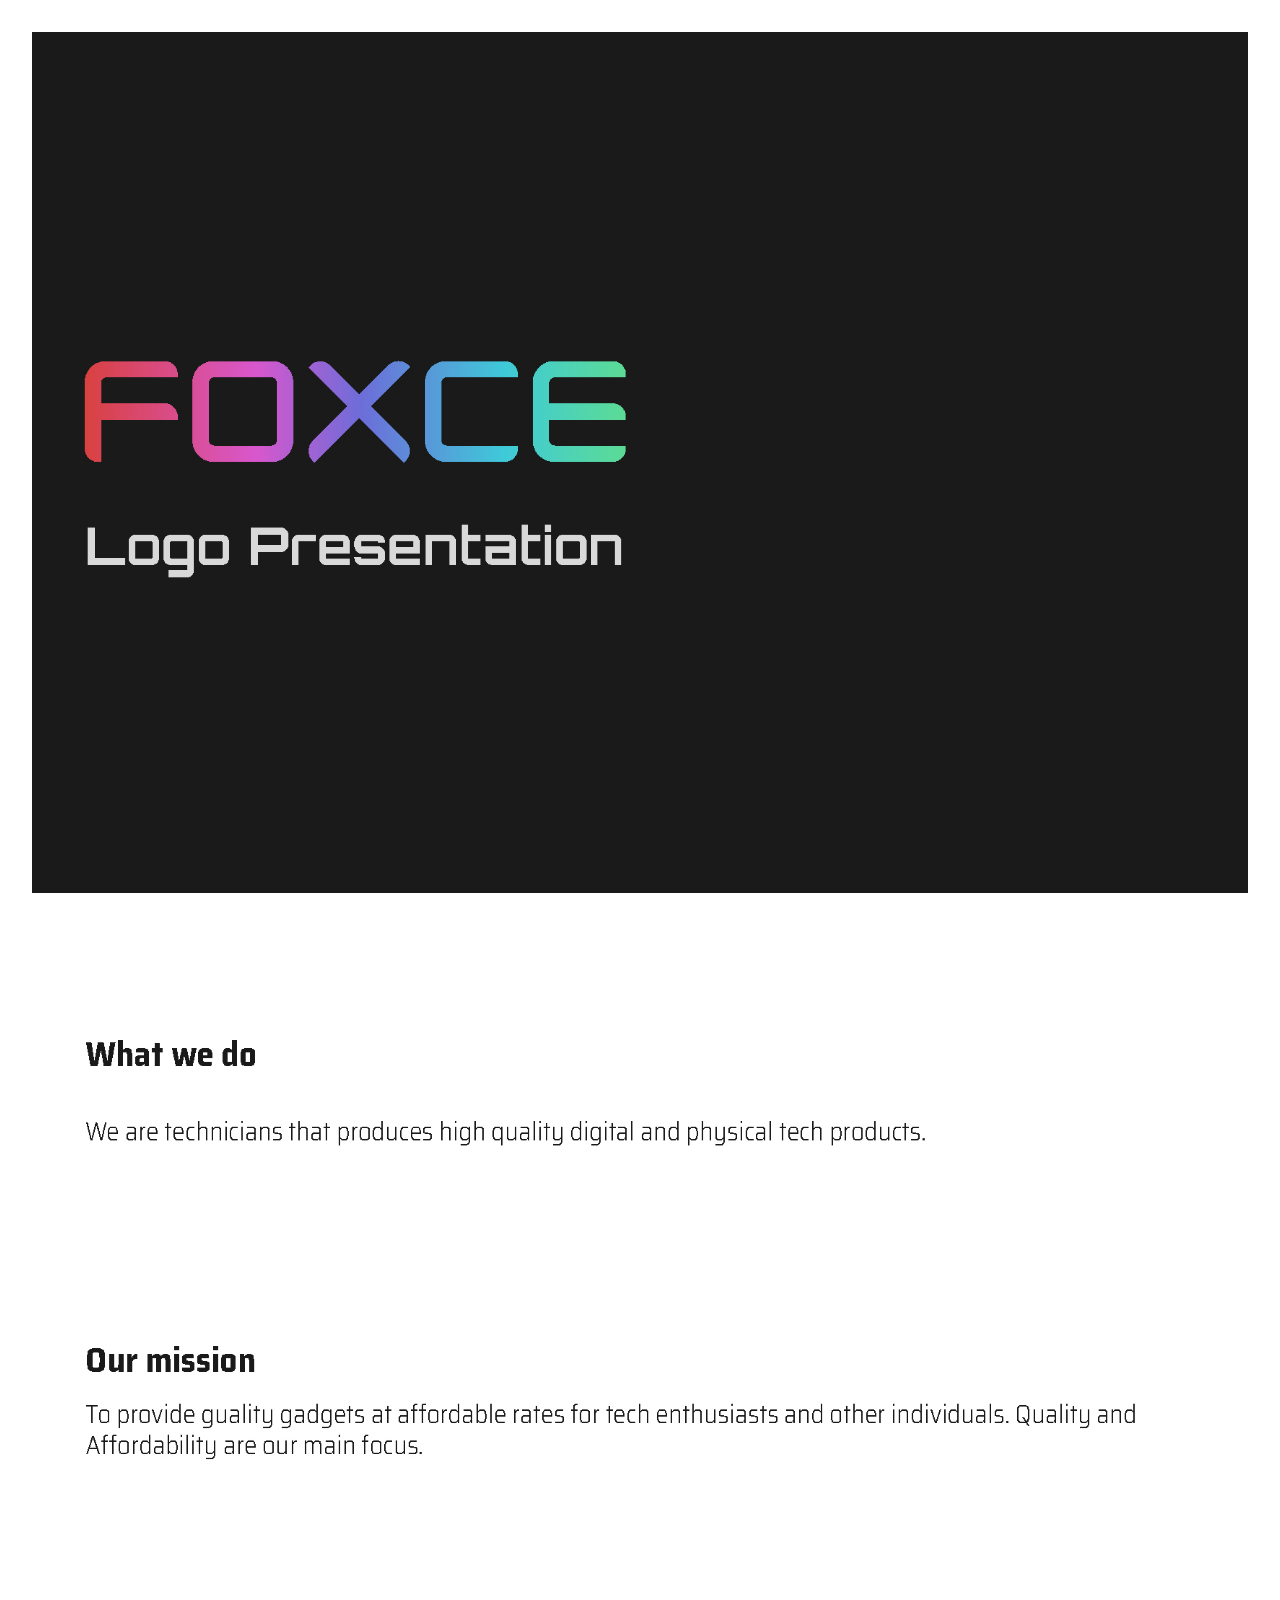
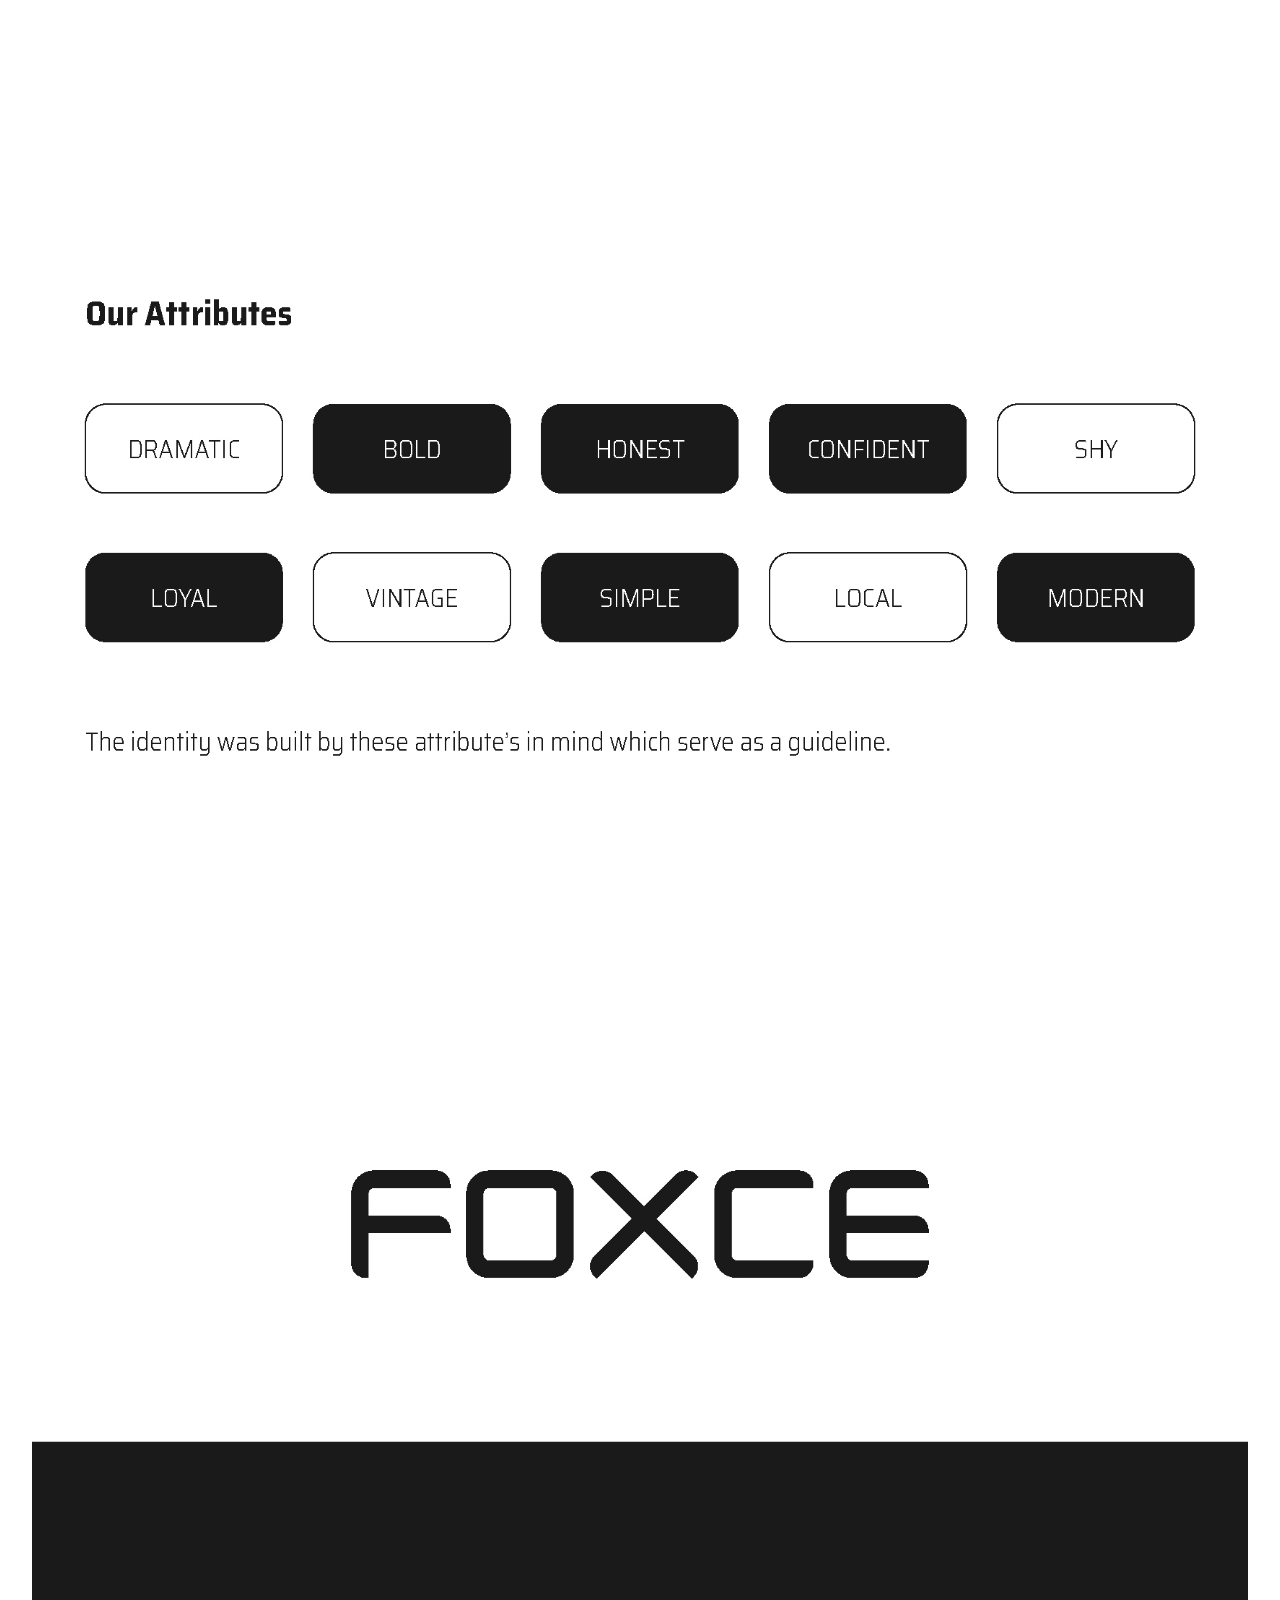
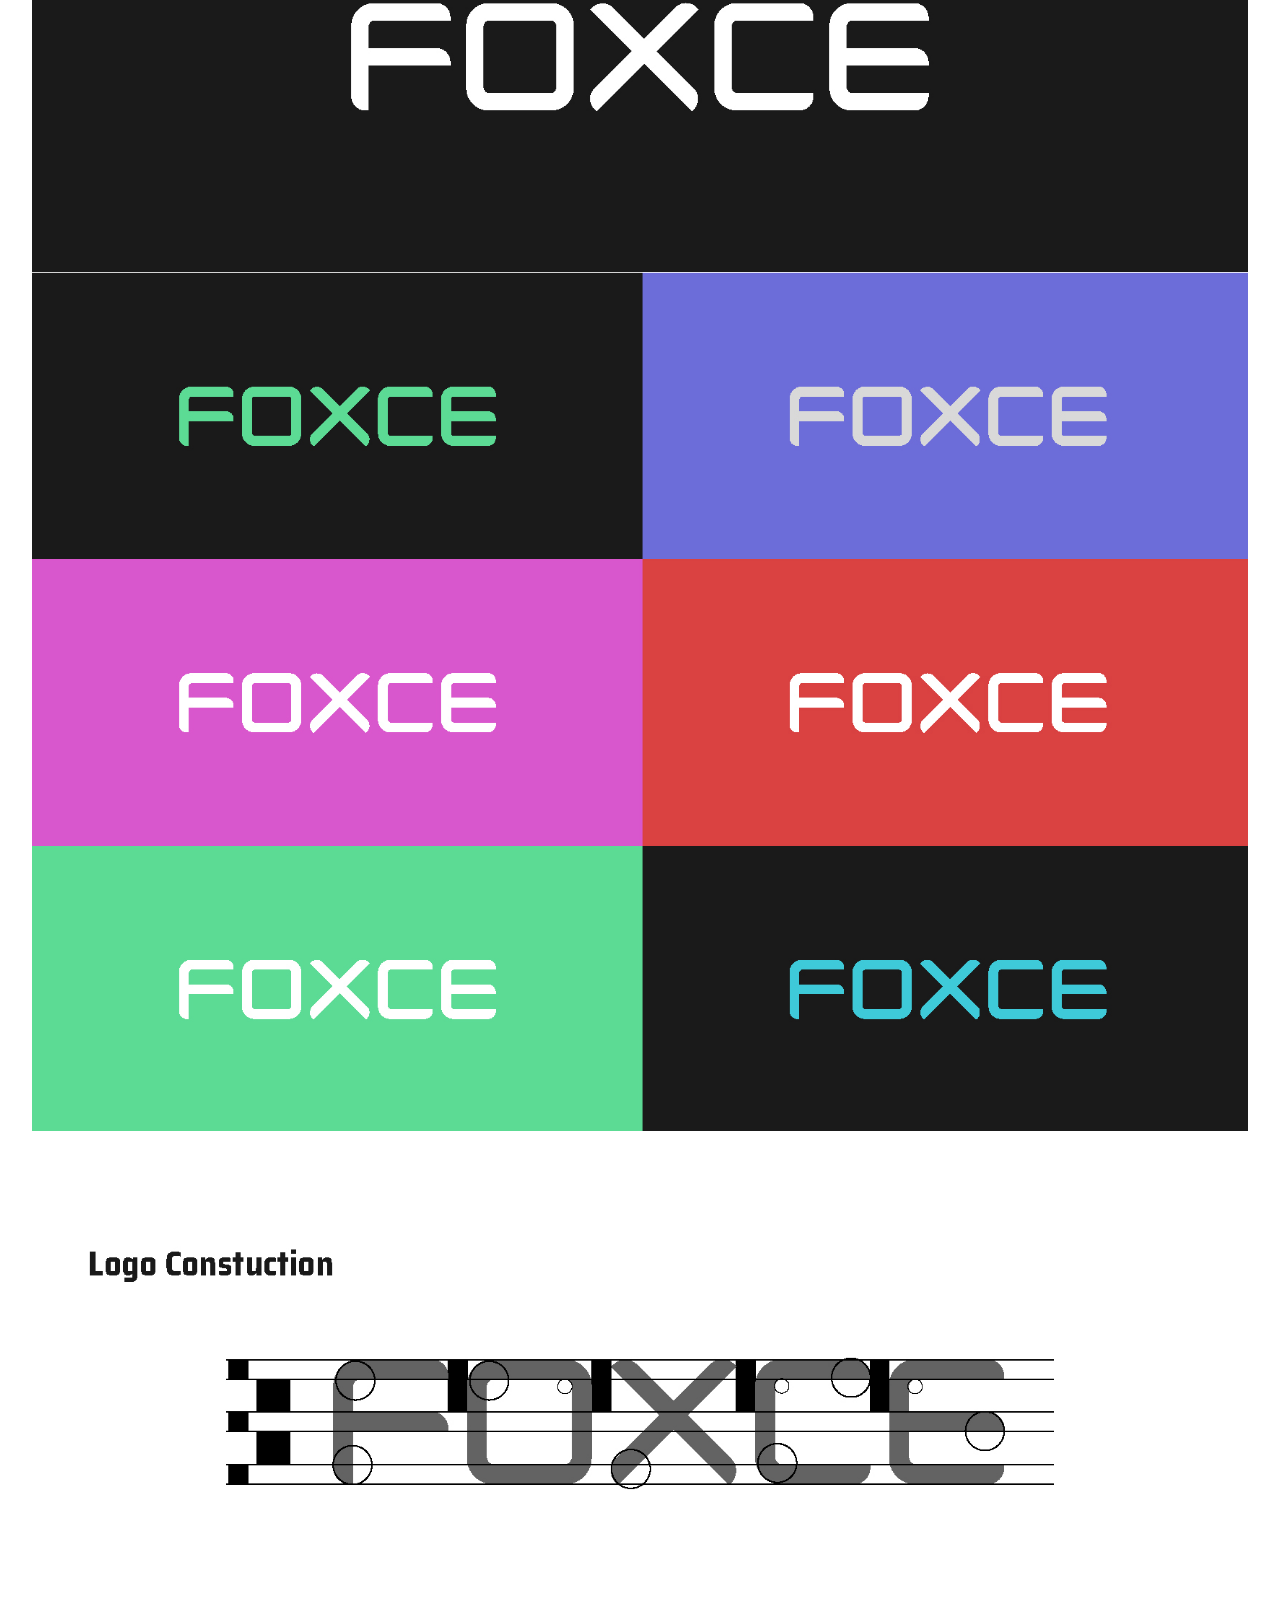
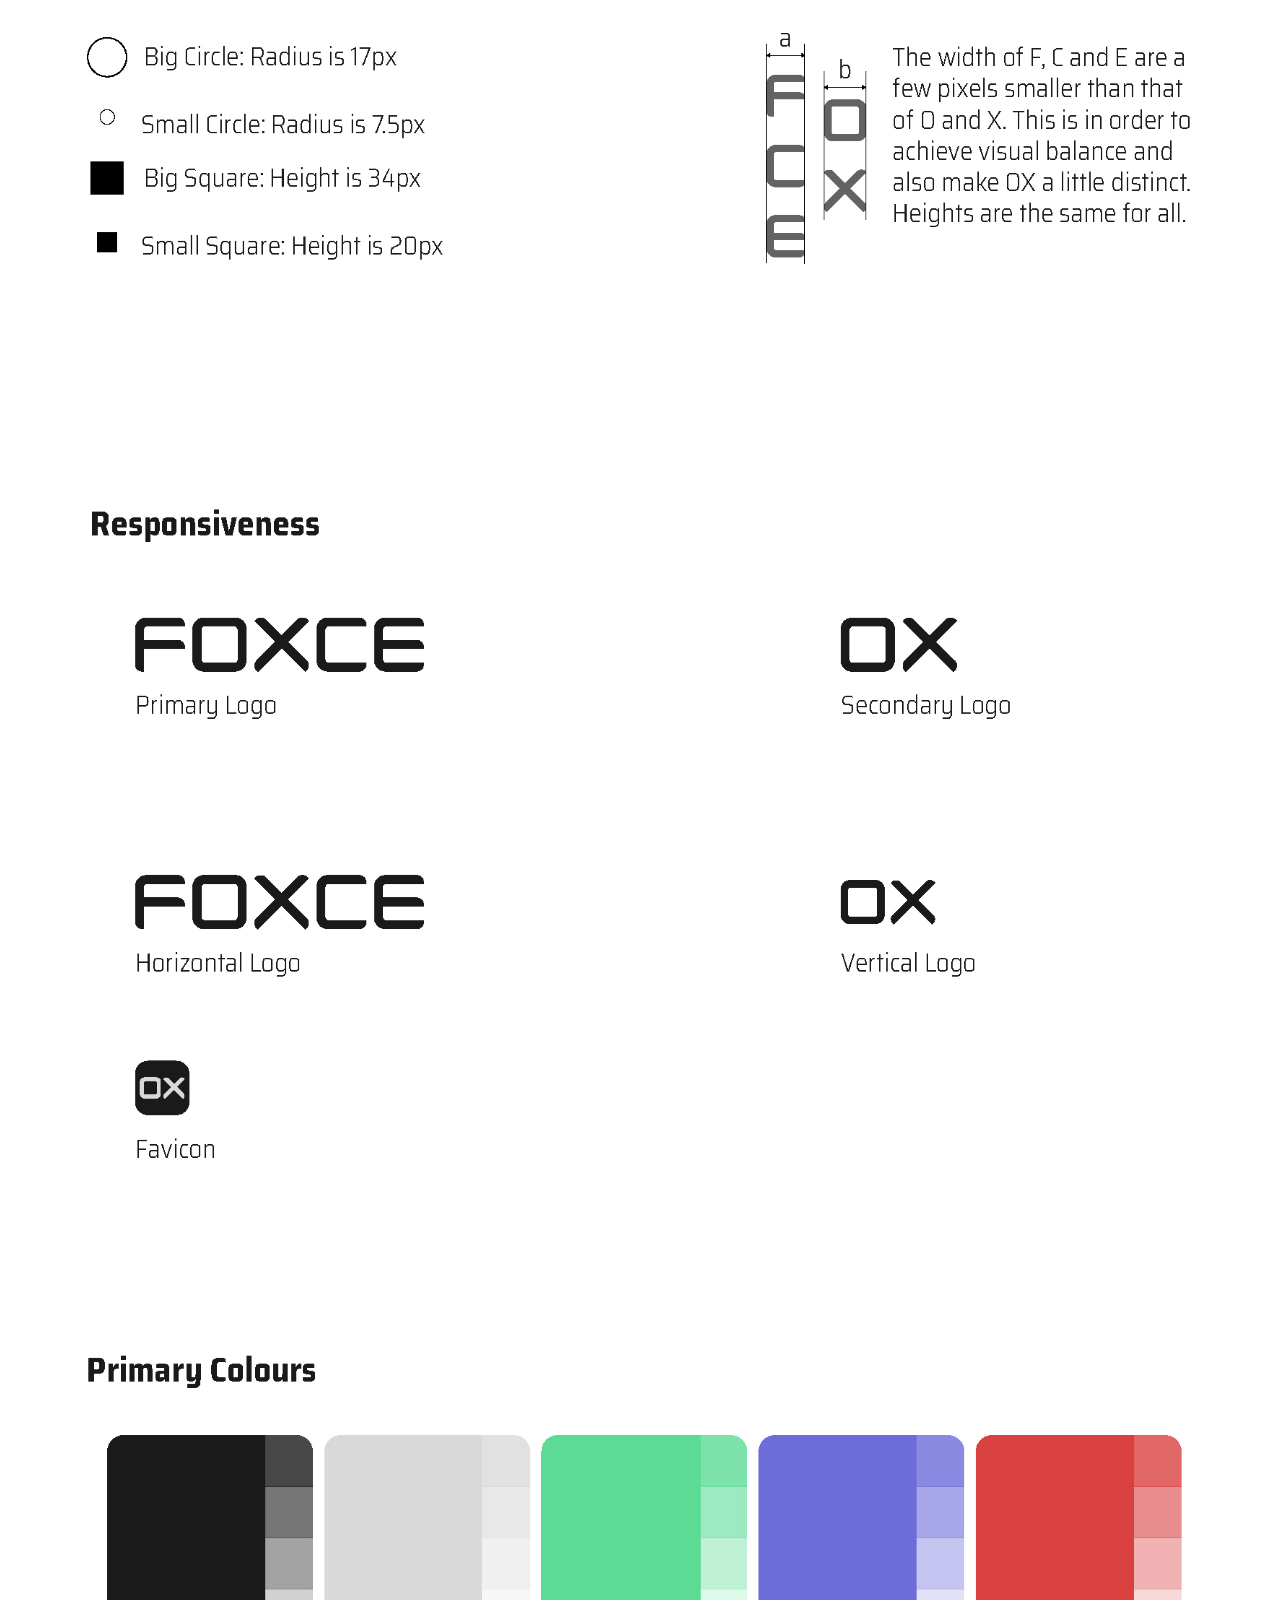
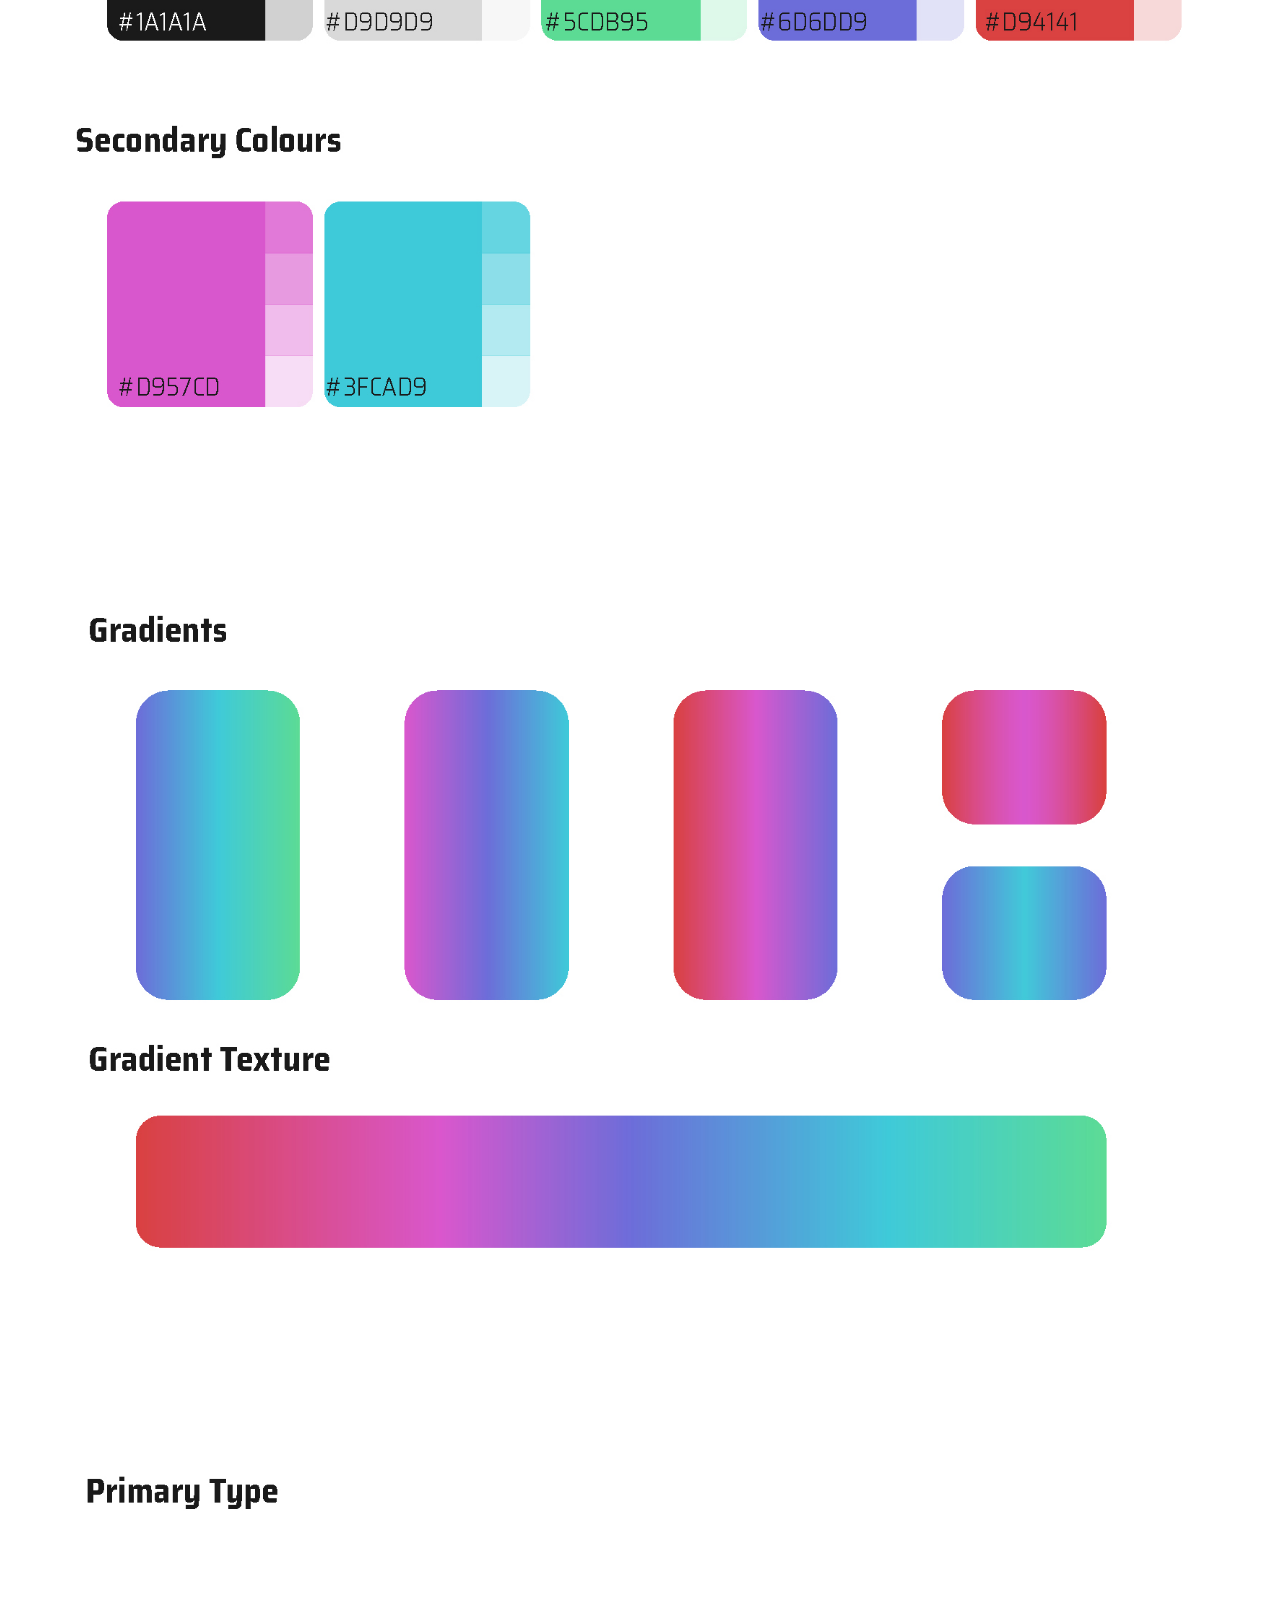
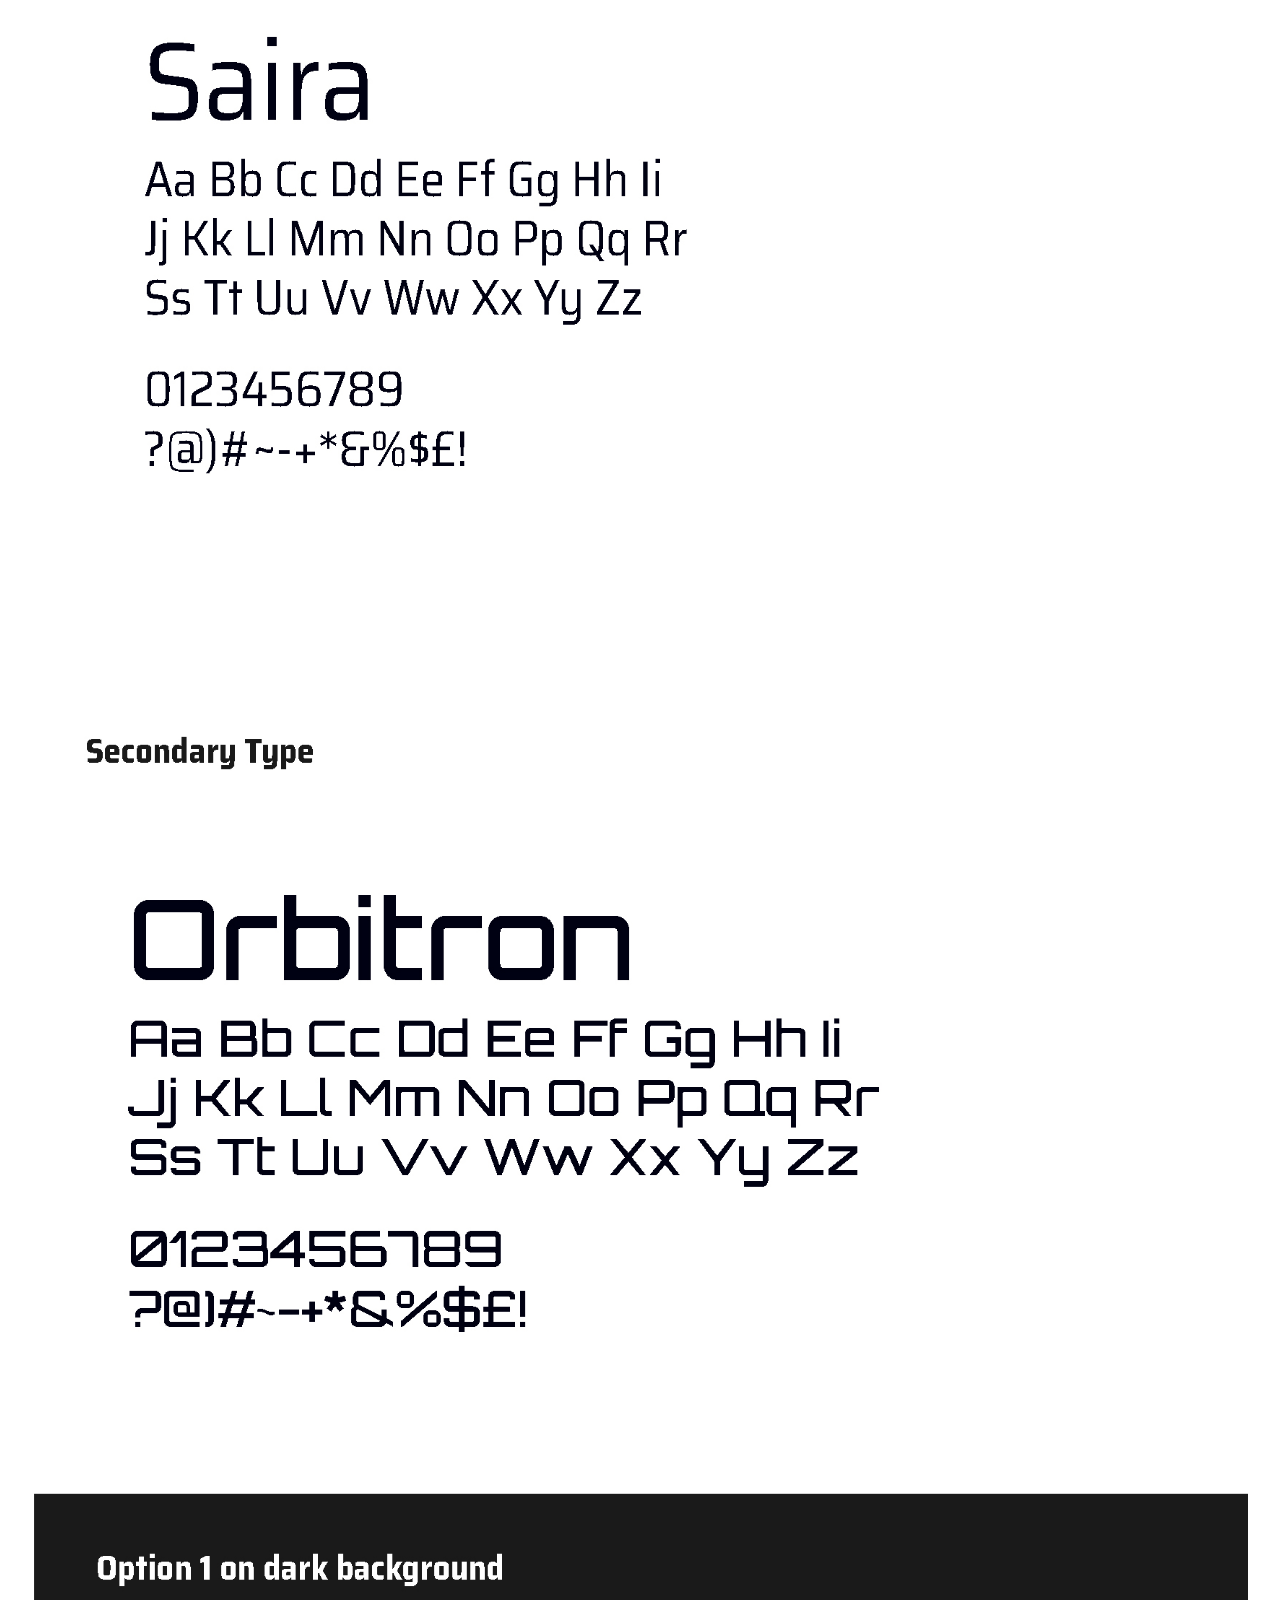
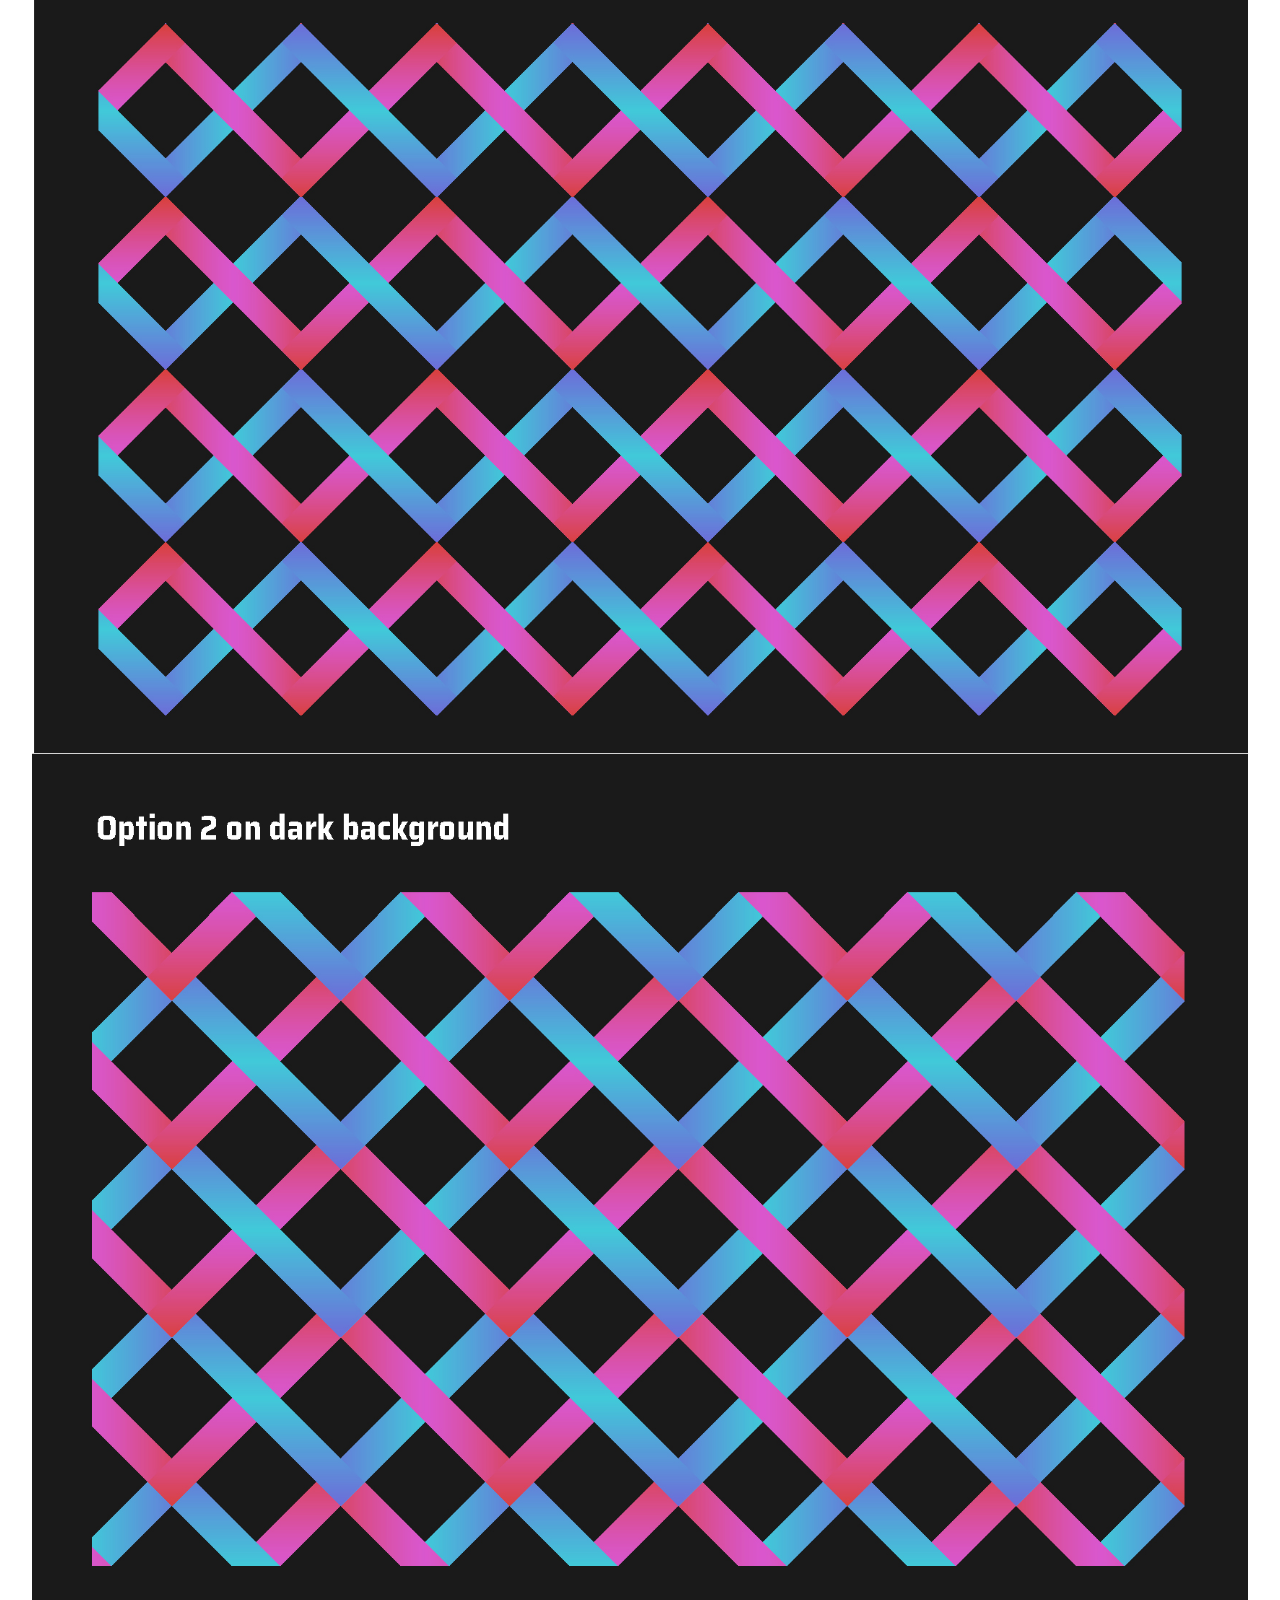
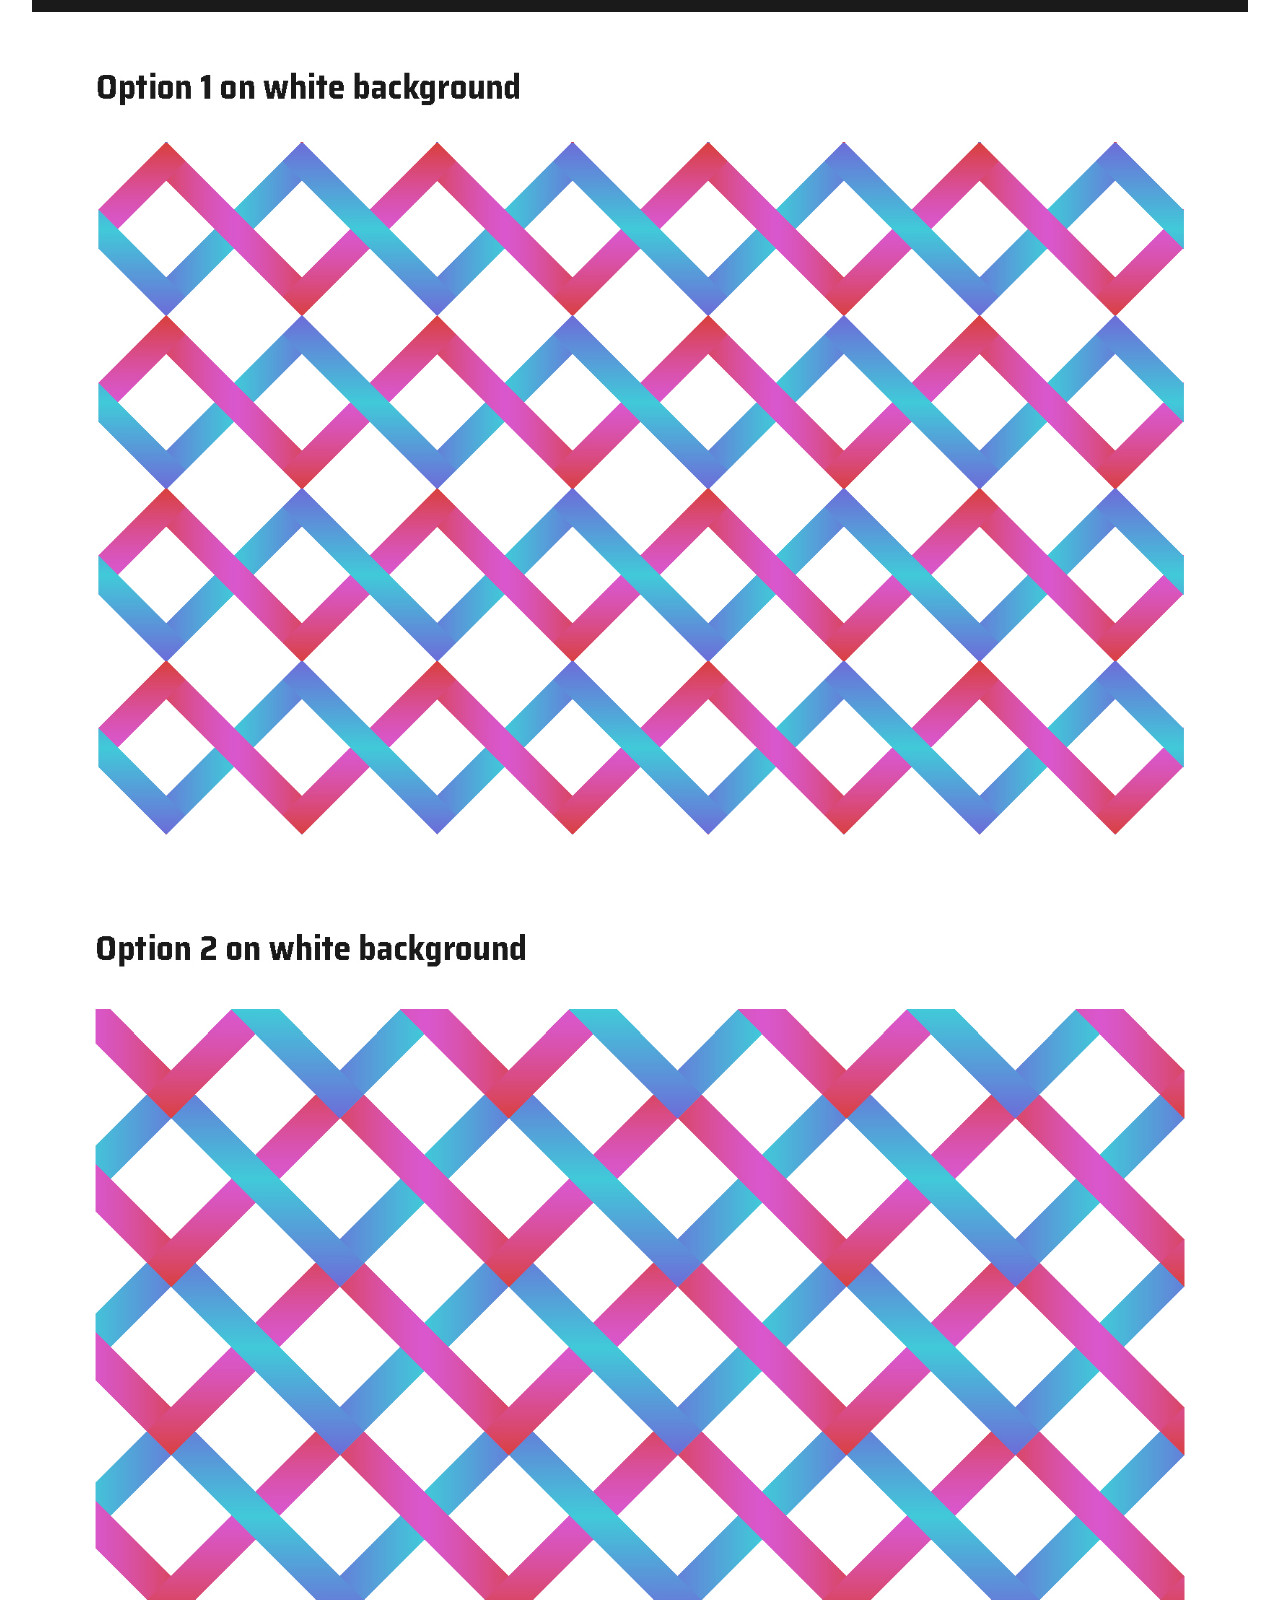
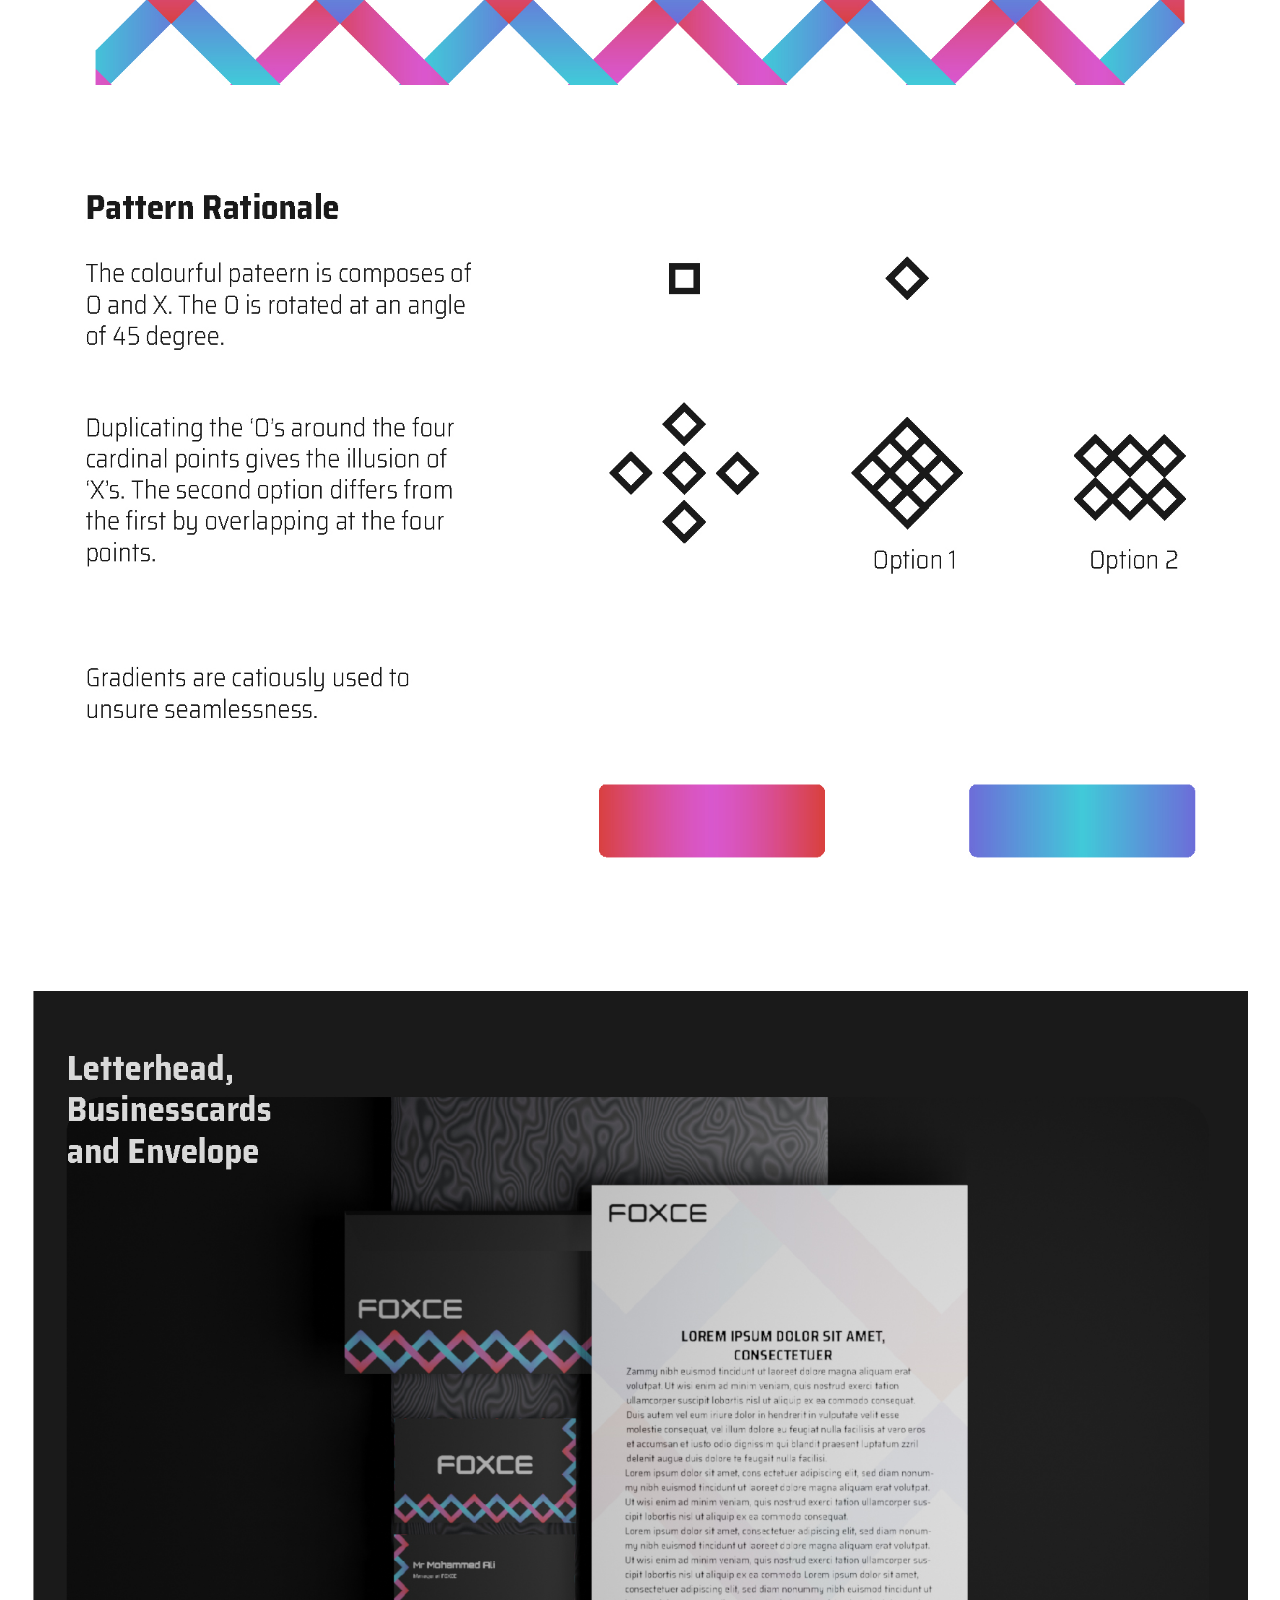
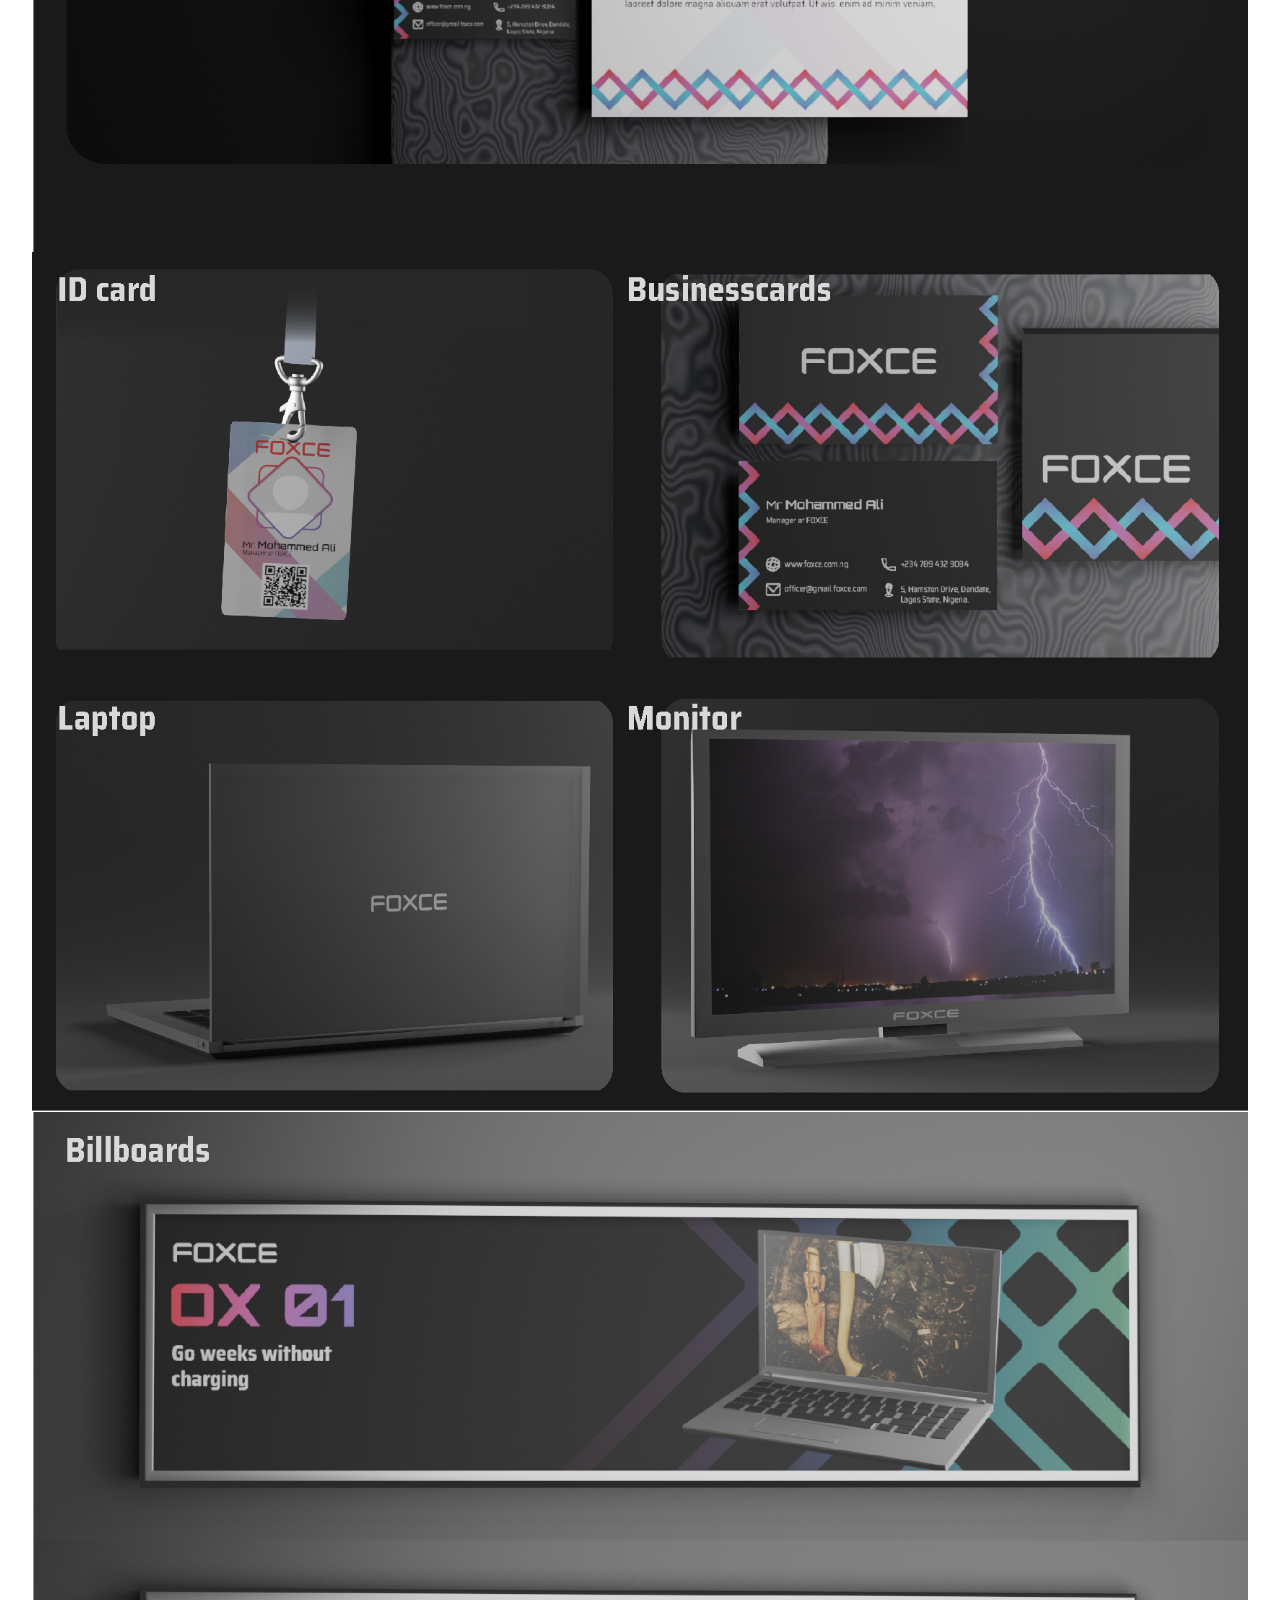
<file: static/images/Forxce/index.html>
<!DOCTYPE html>
<html lang="en">
<head>
	<meta charset="UTF-8">
	<meta name="viewport" content="width=device-width, initial-scale=1.0">
	<title>Forxce</title>
	<style>
		* {
			padding: 0;
			margin: 0;
			box-sizing: border-box;
		}
		body {
			width: 100%;
			display: grid;
			justify-items: center;
			grid-template-columns: auto ;
			text-align: center;
			padding: 2rem;
		}
		img{
			width: 100%;
		}
	</style>
</head>
<body>
	<img src="./001.jpg" alt="">
	<img src="./002.jpg" alt="">
	<img src="./003.jpg" alt="">
	<img src="./004.jpg" alt="">
	<img src="./005.jpg" alt="">
	<img src="./006.jpg" alt="">
	<img src="./007.jpg" alt="">
	<img src="./008.jpg" alt="">
	<img src="./009.jpg" alt="">
	<img src="./010.jpg" alt="">
	<img src="./011.jpg" alt="">
	<img src="./012.jpg" alt="">
	<img src="./013.jpg" alt="">
	<img src="./014.jpg" alt="">
	<img src="./015.jpg" alt="">
	<img src="./016.jpg" alt="">
	<img src="./017.jpg" alt="">
	<img src="./018.jpg" alt="">
	<img src="./019.jpg" alt="">
	<img src="./020.jpg" alt="">
	<img src="./021.jpg" alt="">
</body>
</html>
</file>
<file: css/index.css>
body {
	padding: 0 5vw 5vh;
}

/*
	Cool Stuffssss
*/
.cool-bg {
	width: 100vw;
	height: 100vh;
	background-image: radial-gradient( transparent 90%, var(--bg-color) 150%, var(--accent-color) 300%);
	position: fixed;
	bottom: 0;
	left: 0;
	pointer-events: none;
	z-index: 10;
}

.cool-ft {
	width: 100vw;
	height: 5vh;
	background-image: linear-gradient( transparent, var(--bg-color));
	position: fixed;
	bottom: 0;
	left: 0;
	pointer-events: none;
}

/*
	Header
*/

header {
	padding: 1rem 0;
	display: flex;
	align-items: center;
	justify-content: space-between;
}

body.dark-theme .logo {
	background: url("../static/images/Full Logo Light.png") center no-repeat;
	background-size: contain;
}

.logo {
	height: 3rem;
	width: 15rem;
	background: url("../static/images/Full Logo Dark.png") center no-repeat;
	background-size: contain;
}

nav ul {
	display: flex;
	list-style-type: none;
	align-items: center;
}

nav {
	display: flex;
	align-items: center;
}

nav ul li {
	height: fit-content;
	overflow: hidden;
}

.theme-switcher {
  margin: 0 1.5rem;
}

nav ul li a {
	padding: 0 1rem;
	font-weight: 700;
	text-decoration: none;
	color: var(--text-color);
	transition: color 0.2s ease-in;
	animation: pop-up 0.2s ease-in forwards;
	display: inline-block;
}

@keyframes pop-up {
	0% { transform: translate(0, 100%); }
	100% { transform: translate(0, 0%); }
}
nav ul li a:hover {
	color: var(--light-text-color);
}

nav > a.btn-lg {
	display: none;
}

/*	Hamburger*/
.hamburger {
	display: none;
	padding: 0.5rem;
	border: none;
	background: none;
	overflow: hidden;
	cursor: pointer;
	z-index: 10;
}

.hamburger.active {
	position: fixed;
	top: 1rem;
	right: 5vw;
}

.hamburger > span {
	background: var(--text-color);
	height: 0.3rem;
	width: 1.8rem;
	display: block;
	margin: 0.2rem 0;
	transition: transform 0.2s ease-in;
}

.hamburger.active > span:nth-child(1) {
	transform: translate(0%, 170%) rotate(45deg);
}

.hamburger.active > span:nth-child(2) {
	transform: rotate(45deg);
}

.hamburger.active > span:nth-child(3) {
	transform: translate(0%, -170%) rotate(-45deg);
}

/*
	Main Content
*/
main {
	display: flex;
	flex-direction: column;
	padding-top: 5vh;
	align-items: center;
	height: 100vh;
}
main > .xxl {
	color: var(--light-text-color);
	margin-top: -1rem;
	text-align: center;
	max-width: fit-content;
}

main > .btn-lg {
	color: var(--accent-color);
	margin: 1rem 0;
}

main > .btn-lg:hover {
	background: var(--light-text-color);
	border-color: var(--accent-color);
}

body.dark-theme main > .btn-lg {
	color: var(--white);
	background-color: var(--accent-color);
}

main > p {
	text-align: center;
	margin: 0.5rem 0;
}

main > .md {
	font-weight: 700;
}

/*
	work Section
*/
section#work {
	display: flex;
	flex-wrap: wrap;
	justify-content: center;
}

section#work .project {
	margin: 0.8rem;
}
section#work .lg {
	margin: -0.5rem 0;
}
section#work .sm {
	font-weight: 700;
}


/*
	Playground Section
*/
section#playground ,
section#about,
section#services{
	display: flex;
	flex-direction: column;
	align-items: center;
	padding: 10rem 0;
	text-align: center;
}

section#playground .lg,
section#playground .md,
section#about .lg,
section#about .md,
section#services .lg,
section#services .md {
	margin: 2rem 0;
	max-width: 30rem;
}

section#playground .lg,
section#about .lg,
section#services .lg {
	color: var(--white);
}

/*
	About Section
*/

section#about .btn-lg{
	color: var(--accent-color);
}

body.dark-theme section#about .btn-lg{
	color: var(--white);
	background: var(--accent-color);
}


/*
	Services Section
*/
section#services ul{
	list-style-type: none;
	font-weight: 700;
}

body.dark-theme section#services ul{
	color: var(--accent-color);
}

/*
	Footer Section
*/
footer {
	width: 100%;
	background: var(--text-color);
	color: var(--bg-color);
	display: flex;
	flex-direction: column;
	/*justify-content: center;*/
	align-items: center;
	margin: 0 auto 1rem;
	padding: 5rem 0 1rem;
	text-align: center;
}

footer > .md,
footer > .sm {
	color: var(--bg-color);
	margin: 0.8rem;
}

footer > .btn-lg {
	color: var(--white);
	background: var(--bg-color);
	text-align: center;
	margin-bottom: 5rem;
}

footer > ul {
	list-style-type: none;
	display: flex;
}

footer > ul li::after {
	content: "|";
	padding: 0 0.2rem;
}

footer > ul li:last-child::after {
	content: "";
	padding: 0;
}

footer > .sm {
	font-size: 0.8rem;
	font-weight: 400;
}

footer > ul li > .md {
	font-weight: 700;
	color: var(--bg-color);
}

/*
	Mobile Version
*/
@media screen and (max-width: 768px) {

	.logo {
		height: 2rem;
		width: 12rem;
		z-index: 10;
	}

	nav {
		display: none;
	}

	nav.mobile {
		display: flex;
		background: var(--bg-color);
		position: fixed;
		top: 0;
		left: 0;
		width: 100%;
		height: 100%;
		justify-content: center;
		/*pointer-events: none;*/
	}


	nav.mobile ul {
		flex-direction: column;
		align-items: center;
	}

	nav.mobile ul li a {
		font-weight: 900;
		font-size: 3rem;
	}

	nav.mobile > a.btn-lg {
		color: var(--accent-color);
		display: block;
		position: fixed;
		text-align: center;
		white-space: nowrap;
		bottom: 5vh;
		left: 50vw;
		transform: translate(-50%);
		/*background: blue;*/
	}
	body.dark-theme nav.mobile > a.btn-lg {
		color: var(--white);
		background: var(--accent-color);
	}

	.hamburger {
		display: block;
	}

	main {
		padding-top: 15vh;
	}


}
</file>
<file: css/base.css>
* {
	box-sizing: border-box;
	padding: 0;
	margin: 0;
}

html{
	font-family: "Noto Sans", sans-serif;
	--white: #ffffff;
	--gold: #D4BA1C;
	--black: #050512;
	--black-hover: hsl(240, 56%, 7%);
	--silver: #B7B7B7;
	--silver-hover: hsl(0, 0%, 60%);
	--bg-color:var(--silver);
	--bg-color-hover:var(--black-hover);
	--text-color:var(--black);
	--light-text-color: #ffffff;
	--accent-color:var(--gold);
}

.dark-theme {
	--bg-color-hover:var(--silver);
	--bg-color:var(--black);
	--text-color:var(--silver);
	/*--light-text-color:var(--black);*/
	/*--accent-color:var(--gold);*/
}

body {
	background: var(--bg-color);
	/*overflow: hidden;*/
}

.sm,
.md,
.lg,
.xxl {
	font-size: 0.8rem;
	font-weight: 100;
	text-decoration: none;
	color: var(--text-color);
	max-width: 55vw;
}

.md {
	font-size: 1rem;
	font-weight: 400;
}
.lg {
	font-size: 1.5rem;
	font-weight: 700;
}
.xxl {
	font-size: 4rem;
	font-weight: 900;
}

.btn-lg {
	text-align: center;
	padding: 1rem 0rem;
	width: 55vw;
	background: var(--text-color);
	color: var(--bg-color);
	text-decoration: none;
	font-weight: 700;
	transition: border 0.2s ease-in;
}

.btn-lg:hover {
	border: var(--text-color) 3px solid;
}


@media screen and (max-width: 768px) {
	.btn-lg {
		width: 80vw;
	}
	.xxl {
		font-size: 3rem;
	}

}
</file>
<file: css/services images.css>
/* Befores */
section#services ul li.current:nth-child(1)::before {
	background-image: url("../static/images/logo design 1.jpg");
}

section#services ul li.current:nth-child(2)::before {
	background-image: url("../static/images/brand design 1.jpg");
}

section#services ul li.current:nth-child(3)::before {
	background-image: url("../static/images/visual design 1.jpg");
}

section#services ul li.current:nth-child(4)::before {
	background-image: url("../static/images/web design 1.jpg");
}

section#services ul li.current:nth-child(5)::before {
	background-image: url("../static/images/web development 1.jpg");
}

/* Afters */

section#services ul li.current:nth-child(1)::after {
	background-image: url("../static/images/logo design 2.jpg");
}

section#services ul li.current:nth-child(2)::after {
	background-image: url("../static/images/brand design 2.jpg");
}

section#services ul li.current:nth-child(3)::after {
	background-image: url("../static/images/visual design 2.jpg");
}

section#services ul li.current:nth-child(4)::after {
	background-image: url("../static/images/web design 2.jpg");
}

section#services ul li.current:nth-child(5)::after {
	background-image: url("../static/images/web development 2.jpg");
}
</file>
<file: Playground/Accordion/Accordion.css>
.accordion-container * {
    margin: 0;
    padding: 0;
    box-sizing: border-box;
}

.accordion-container {
    position: relative;
    padding: 10px;
}

.accordion {
    border-top: grey 1px solid;
    transition: height .2s ease-in;
    overflow: hidden;
}

.accordion:first-child {
    border: none;
}
    
.accordion-header {
    width: 100%;
    cursor: pointer;
    padding: 10px 0;
}
.accordion-arrow {
    position: absolute;
    right: 10px;
}
.accordion-content {
    padding-bottom: 10px;
    
}
</file>
<file: Playground/Accordion/style.css>
body {
    display: grid;
    place-items: center;
    font-family: sans-serif;
}

.accordion-container {
    margin: 3rem 0;
}
</file>
<file: Playground/Counter/style.css>
* {
    margin: 0;
    padding: 0;
    box-sizing: border-box;
}

body {
    background-color: #cccccc;
    display: grid;
    place-items: center;
    font: 900 3rem sans-serif;
    font-family: "Roboto";
    width: 100vw;
    height: 100vh;
}

.container {
    display: grid;
    grid-template-columns: repeat(4, 1fr);
    overflow: hidden;
    max-height: 3.0rem;
    /* border: red solid 2px; */
}

.container > div {
    /* border: red solid 2px; */
    letter-spacing: -0.5rem;
    line-height: 1.7rem;
    text-indent: -0.3rem;
    writing-mode:vertical-lr;
    text-orientation: upright;
    max-height: fit-content;
    transition: all 0.5s ease-in;
    /* transform: translateY(calc(-10rem - 20px)); */
}
</file>
<file: Playground/Horizontal Scrolling/style.css>
* {
    box-sizing: border-box;
    padding: 0;
    margin: 0;
}

body {
    background-color: #222;
    width: 100%;
    padding: 30px;

}

section {
    background-color: #333;
    width: 100%;
    height: 20rem;
    display: grid;
    place-items: center;
    border-radius: 100px;
    margin: 20px 0;
    padding: 50px;
}

.wrapper {
    white-space: nowrap;
    overflow: hidden;
}
.wrapper > div {
    display: inline-block;
    width: 300px;
    height: 300px;
    margin: 10px;
    background-color: #555;
    border-radius: 50px;
    white-space: wrap;
    padding: 20px;
}
</file>
<file: Playground/learning scroll based animations/style.css>
* {
	margin: 0;
	padding: 0;
	box-sizing: border-box;
}

.card-container {
	width: 100%;
	display: grid;
	align-content: center;
	justify-content: space-around;
	text-align: center;
	padding: 50px;
	background: #eeeeee;
	padding-bottom: 300px;
	overflow-x: hidden;
}

.card-face {
/*	background: #cccccc;
	border: 3px #aaaaaa solid;*/
	height: 300px;
	width: 400px;
	margin: 30px;
	font: 400 3rem serif;
	transition: all 0.2 ease-in;
}
</file>
<file: Playground/Text Animation/style.css>
* {
    padding: 0;
    margin: 0;
    box-sizing: border-box;
}

body {
    background-color: #333;
    /* width: 100v; */
}

section {
    /* border: red solid 2px; */
    height: 100vh;
    width: 100%;
    display: grid;
    align-content: center;
    justify-content: center;
}

div {
    /* border: red solid 2px; */
    overflow-y: hidden;
}

span {
    /* border: red solid 2px; */
    font-size: 6rem;
    transform: translateY(3rem);
    transition: transform 1s cubic-bezier(0.175, 0.885, 0.32, 1.275);
    display: inline-block;
}

span.show {
    /* border: red solid 2px; */
    transform: translateY(0);
}

/* @keyframes slide-up {
    from {
        transform: translateY(3rem);
    }
    to {
        transform: translateY(0);
    }
} */
</file>
